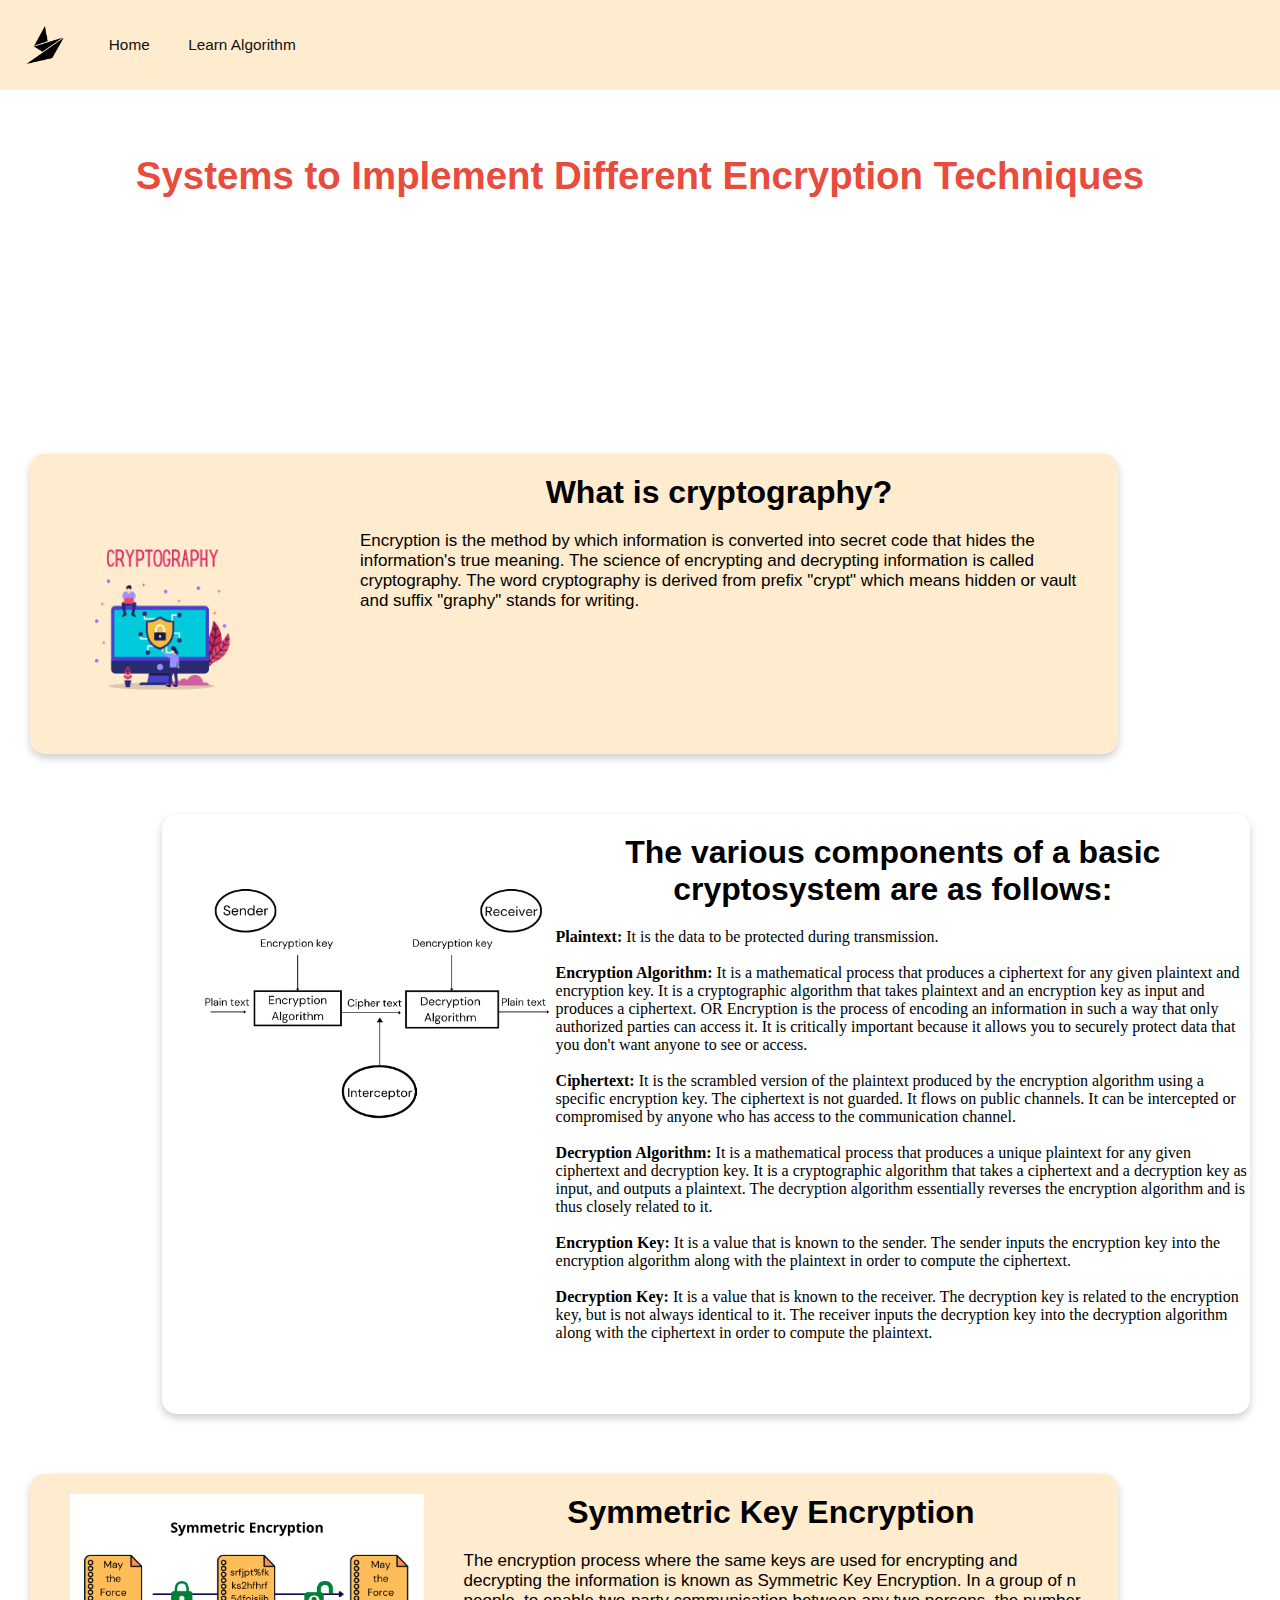
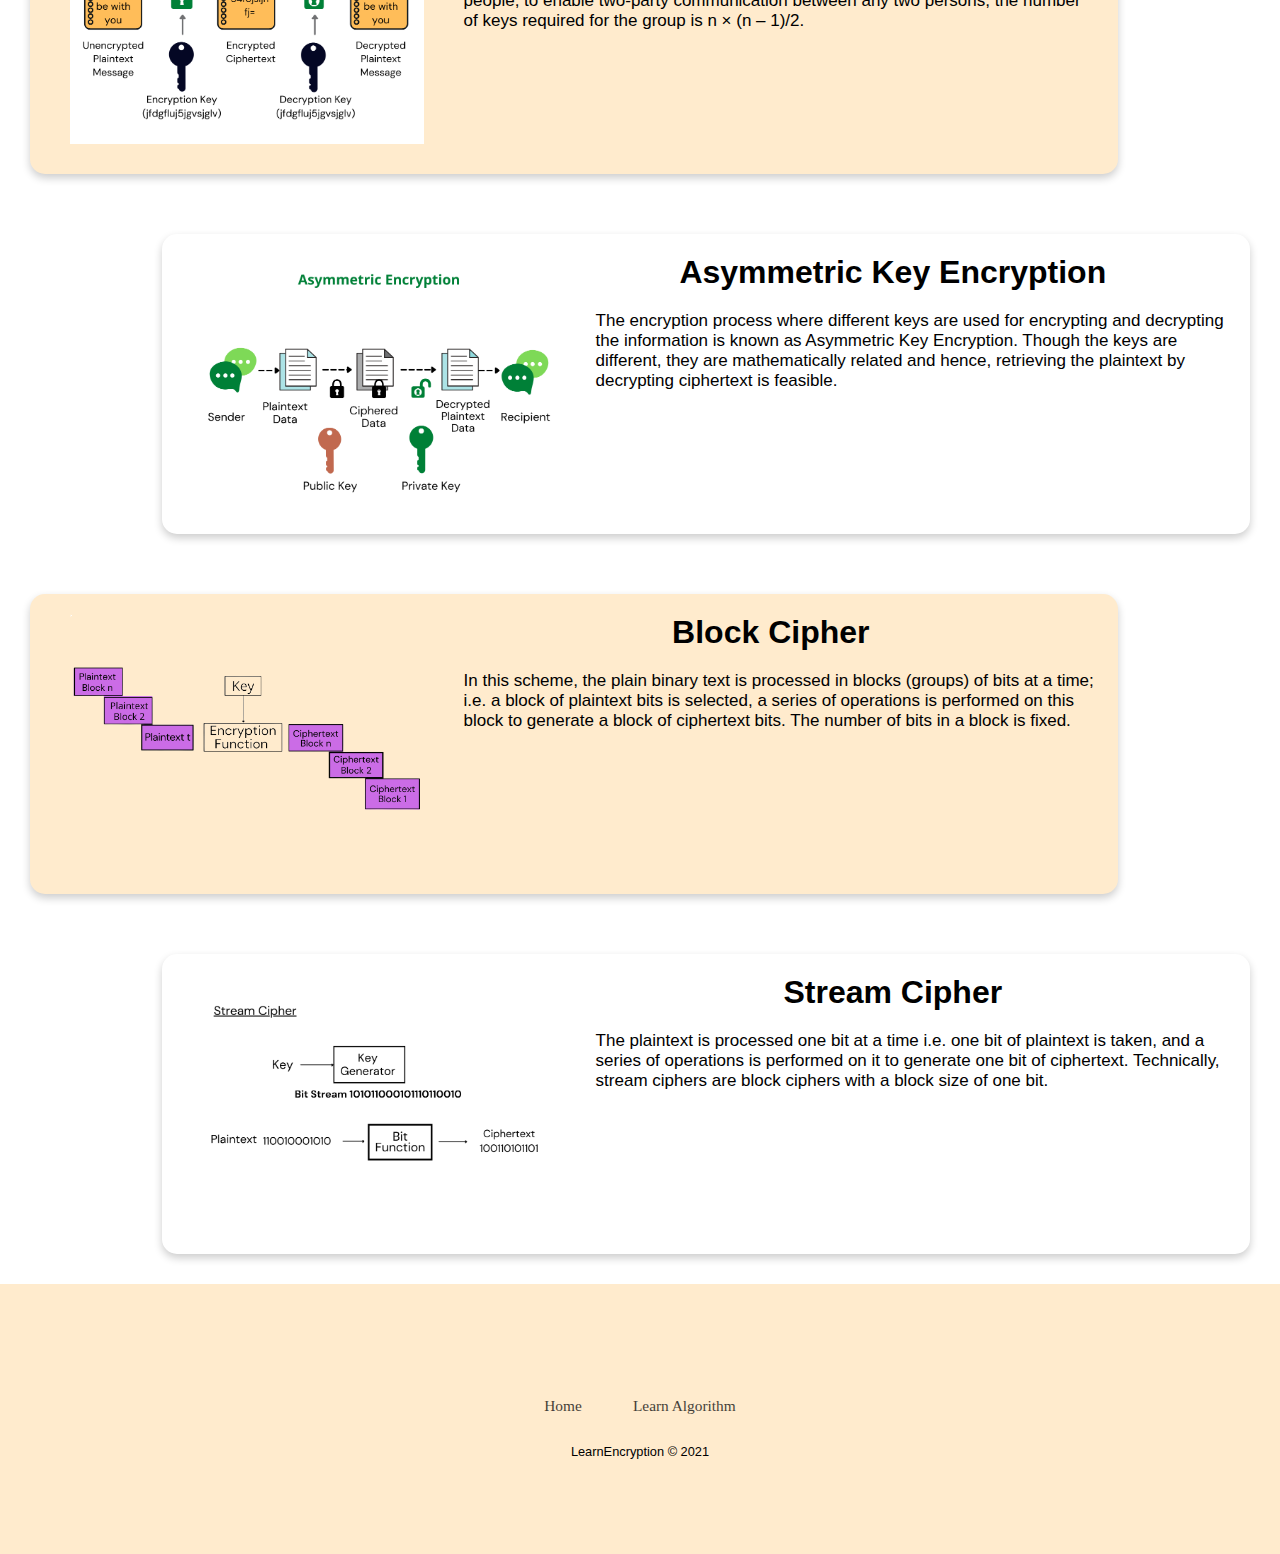
<file: index.html>
<!DOCTYPE html>
<html lang="en">
<head>
    <meta charset="UTF-8">
    <meta http-equiv="X-UA-Compatible" content="IE=edge">
    <meta name="viewport" content="width=device-width, initial-scale=1.0">
    <link rel="stylesheet" href="home.css">
    <title>Learn Encryption</title>
    <link rel="short icon" href="youthedesigner.ico">
    
</head>
<header>
    <nav id="navv" class="navigation h-nav" style="height:10vh">
        <div class="logo nav-logo v-class">
            <img class="logoimg" src="youthedesigner.png" alt="">
        </div>
      <ul class="nav-list v-class">
        <li><a href="home2.html">Home</a></li>
        <li><a href="AES.html">Learn Algorithm</a></li>
        <!--<li><a href="abut.html">About</a></li>
        <li><a href="#">Blog</a></li>-->
      </ul>
      <div class="burger" onclick="menuu()">
        <div class="line"></div>
        <div class="line"></div>
        <div class="line"></div>
      </div>
    </nav>
</header>
<body>
    <div class="conta">
      <div class="head">
        <h2>Systems to Implement Different Encryption Techniques</h2>
    </div>

      <div id="main-container">
        <div class="card-container">
            <div id="image">
            <img class="photo" src="Cryptography.png" alt=""></div>
            <div class="info">
                <h1 id="heading">What is cryptography?</h1>
                <p id="text">Encryption is the method by which information is converted into secret code that hides the information's true meaning. The science of encrypting and decrypting information is called cryptography. The word cryptography is derived from prefix "crypt" which means hidden or vault and suffix "graphy" stands for writing. 
                </p>
            </div>
        </div>
    </div>

    <div class="carda-container">
      <div id="imagea">
          <img class="photoa" src="basics of encryption.jpeg" alt=""></div>
      <div class="info">
          <h1 id="headinga">The various components of a basic cryptosystem are as follows:</h1>
          <p id="texta"> <p><b>Plaintext:</b> It is the data to be protected during transmission.</p><br>
          <p><b>Encryption Algorithm:</b> It is a mathematical process that produces a ciphertext for any given plaintext and encryption key. It is a cryptographic algorithm that takes plaintext and an encryption key as input and produces a ciphertext.
          OR
          Encryption is the process of encoding an information in such a way that only authorized parties can access it. It is critically important because it allows you to securely protect data that you don't want anyone to see or access.</p><br>
          <p><b>Ciphertext:</b>  It is the scrambled version of the plaintext produced by the encryption algorithm using a specific encryption key. The ciphertext is not guarded. It flows on public channels. It can be intercepted or compromised by anyone who has access to the communication channel.</p><br>
          <p><b>Decryption Algorithm:</b>  It is a mathematical process that produces a unique plaintext for any given ciphertext and decryption key. It is a cryptographic algorithm that takes a ciphertext and a decryption key as input, and outputs a plaintext. The decryption algorithm essentially reverses the encryption algorithm and is thus closely related to it.</p><br>
          <p><b>Encryption Key:</b> It is a value that is known to the sender. The sender inputs the encryption key into the encryption algorithm along with the plaintext in order to compute the ciphertext.</p><br>
          <p><b>Decryption Key:</b> It is a value that is known to the receiver. The decryption key is related to the encryption key, but is not always identical to it. The receiver inputs the decryption key into the decryption algorithm along with the ciphertext in order to compute the plaintext.</p><br>
          </p>
      </div>
  </div>
</div>

    <!--<div id="main-container">-->
        <div class="card1-container">
            <div id="first-image">
            <img class="photo1" src="symmetric.png" alt=""></div>
            <div class="info">
                <h1 id="heading1">Symmetric Key Encryption</h1>
                <p id="text1">The encryption process where the same keys are used for encrypting and decrypting the information is known as Symmetric Key Encryption. In a group of n people, to enable two-party communication between any two persons, the number of keys required for the group is n × (n – 1)/2.
                </p>
            </div>
        </div>
    <!--</div>-->
        <div class="card2-container">
            <div id="second-image">
                <img class="photo2" src="asymmetric2.png" alt=""></div>
            <div class="info">
                <h1 id="heading2">Asymmetric Key Encryption</h1>
                <p id="text2">The encryption process where different keys are used for encrypting and decrypting the information is known as Asymmetric Key Encryption. Though the keys are different, they are mathematically related and hence, retrieving the plaintext by decrypting ciphertext is feasible.
                </p>
            </div>
        </div>
    </div>
        <div class="card3-container">
            <div id="third-image">
            <img class="photo3" src="block2.png" alt=""></div>
            <div class="info">
                <h1 id="heading3">Block Cipher</h1>
                <p id="text3">In this scheme, the plain binary text is processed in blocks (groups) of bits at a time; i.e. a block of plaintext bits is selected, a series of operations is performed on this block to generate a block of ciphertext bits. The number of bits in a block is fixed.
                </p>
            </div>
        </div>
    </div>
    <div class="card4-container">
        <div id="fourth-image">
            <img class="photo4" src="stream.png" alt=""></div>
        <div class="info">
            <h1 id="heading4">Stream Cipher</h1>
            <p id="text4">The plaintext is processed one bit at a time i.e. one bit of plaintext is taken, and a series of operations is performed on it to generate one bit of ciphertext. Technically, stream ciphers are block ciphers with a block size of one bit.
            </p>
        </div>
    </div>
</div>
  <footer class="foot">
    <ul>
        <li><a href="home2.html">Home</a></li>
        <li><a href="AES.html">Learn Algorithm</a></li>
      <!-- <li><a href="#">About</a></li>
        <li><a href="#">Blog</a></li>-->
    </ul>
    <!-- <div class="lin">
      <ul>
        <li><a href="#">LearnEncryption.com</a></li>
      </ul>
    </div> -->
    <p class="footend">LearnEncryption &copy; 2021 </p>
  </footer> 
  <script src="home.js"></script> 
</body>
</html>
</file>
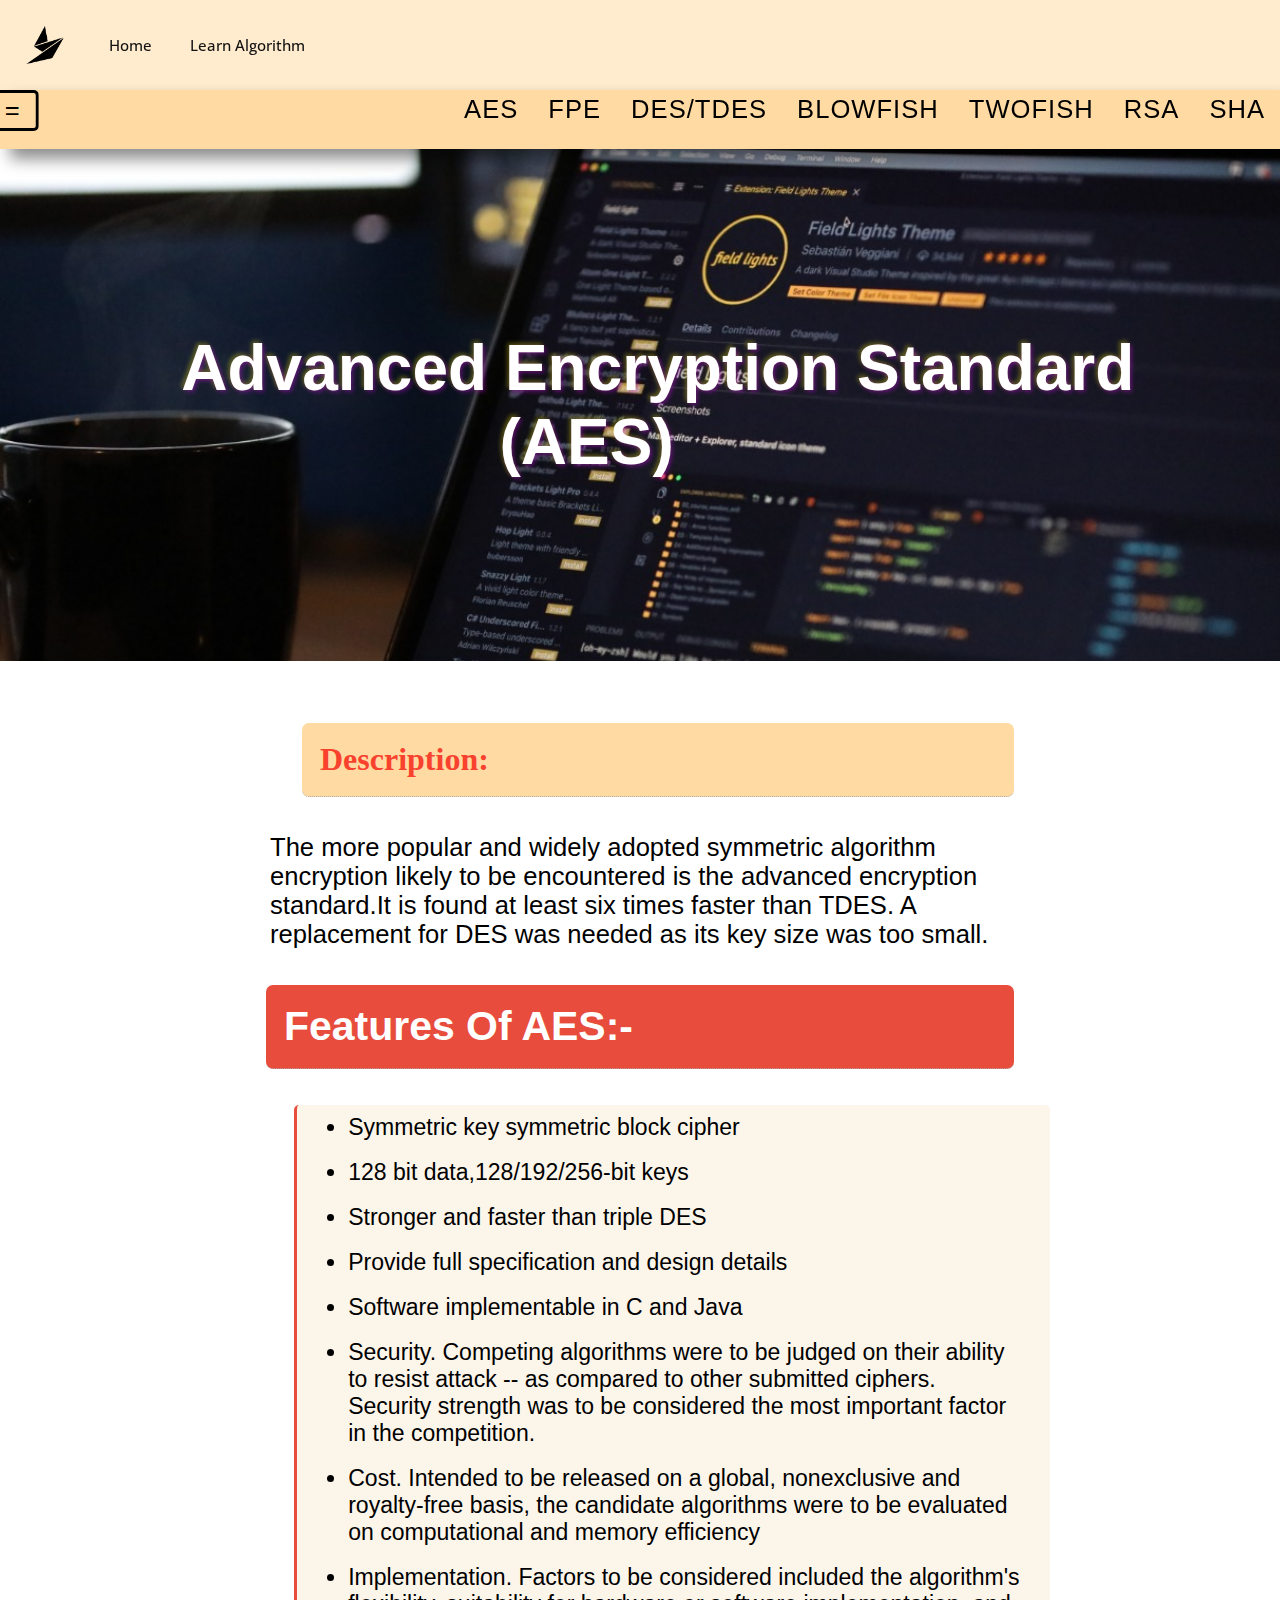
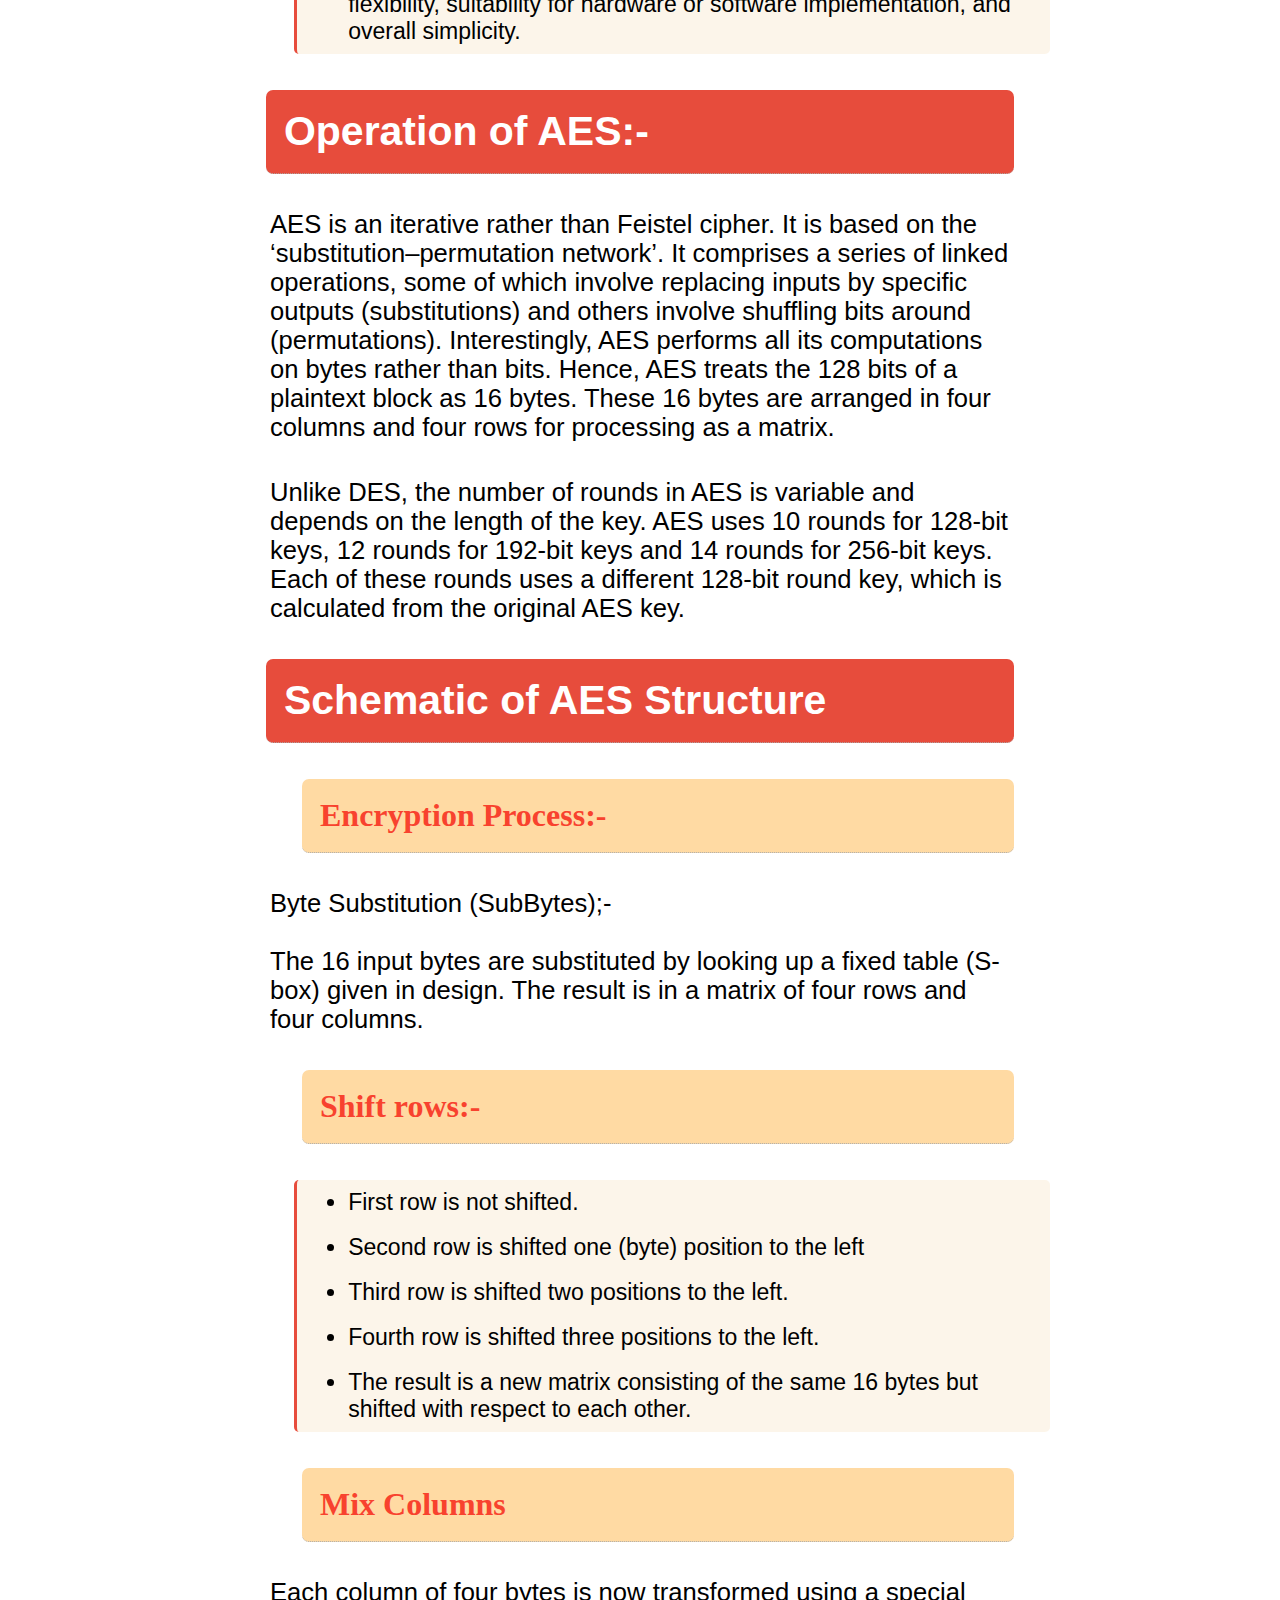
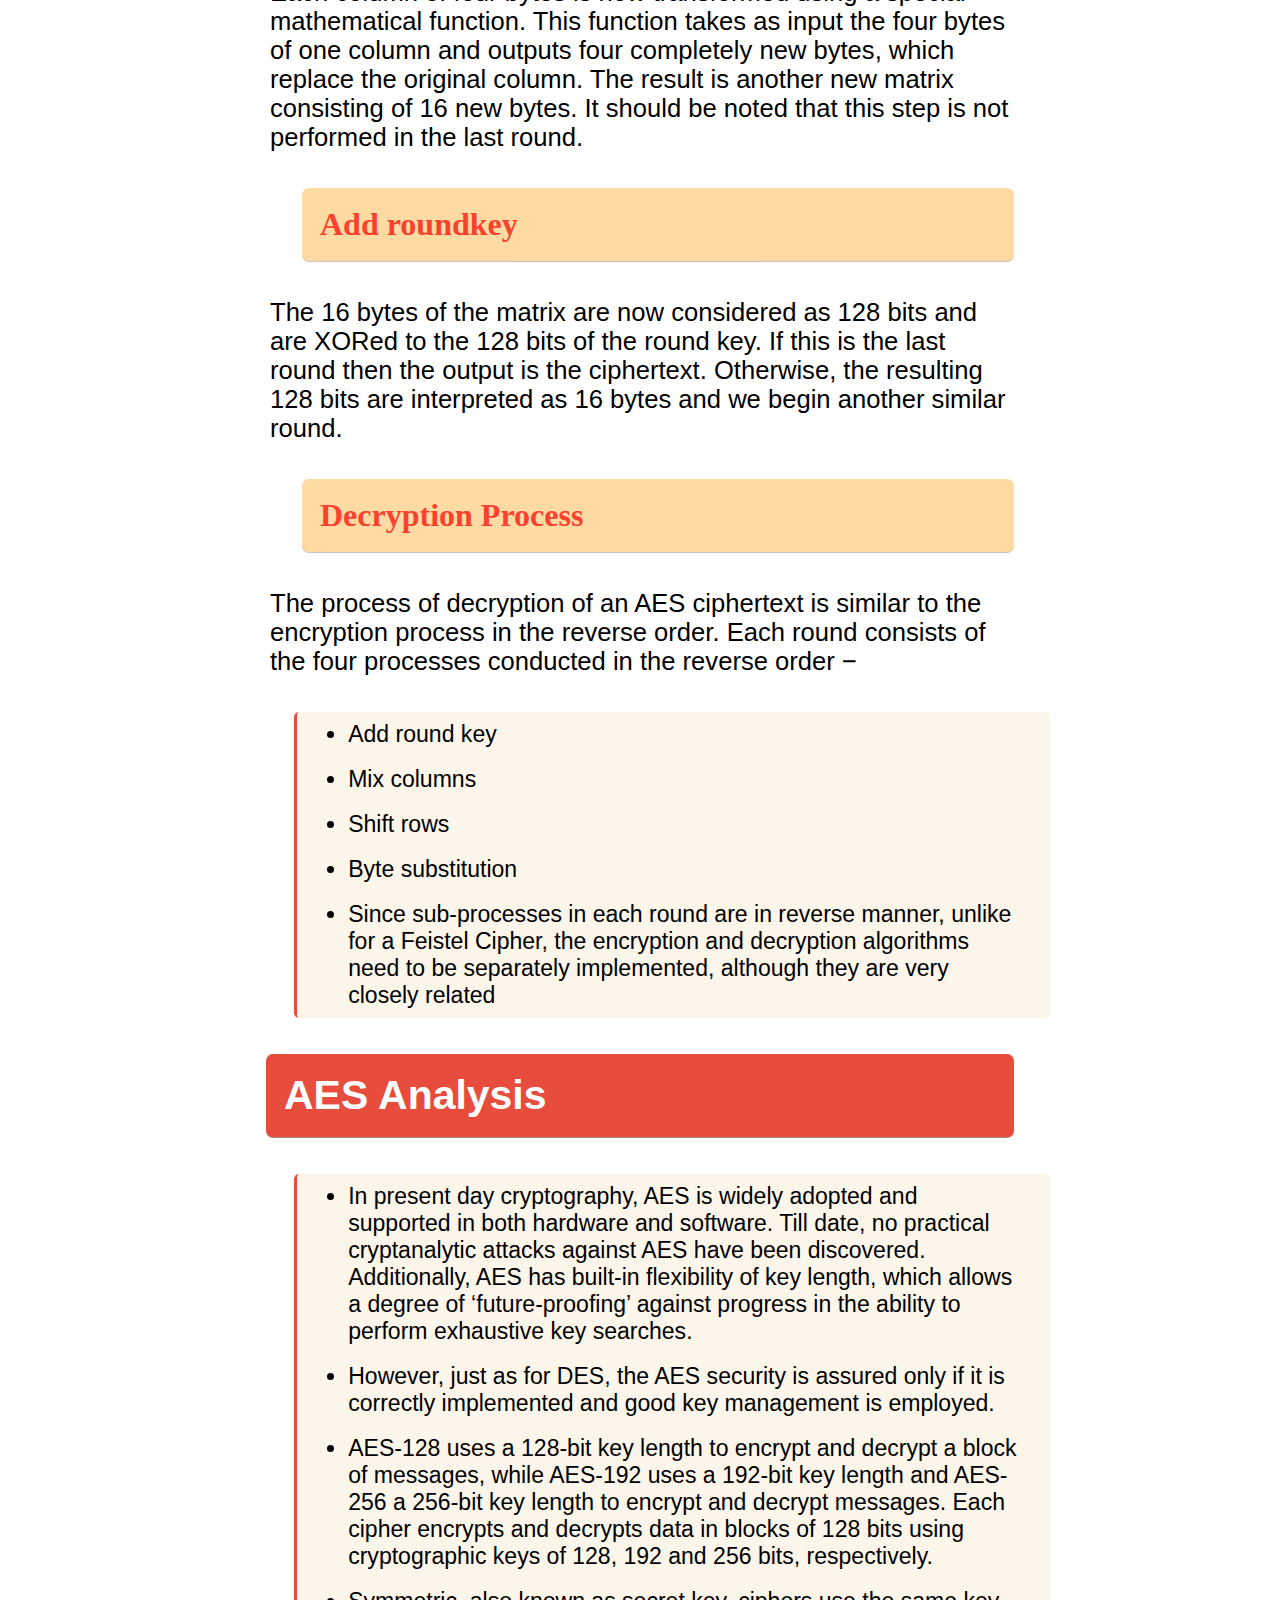
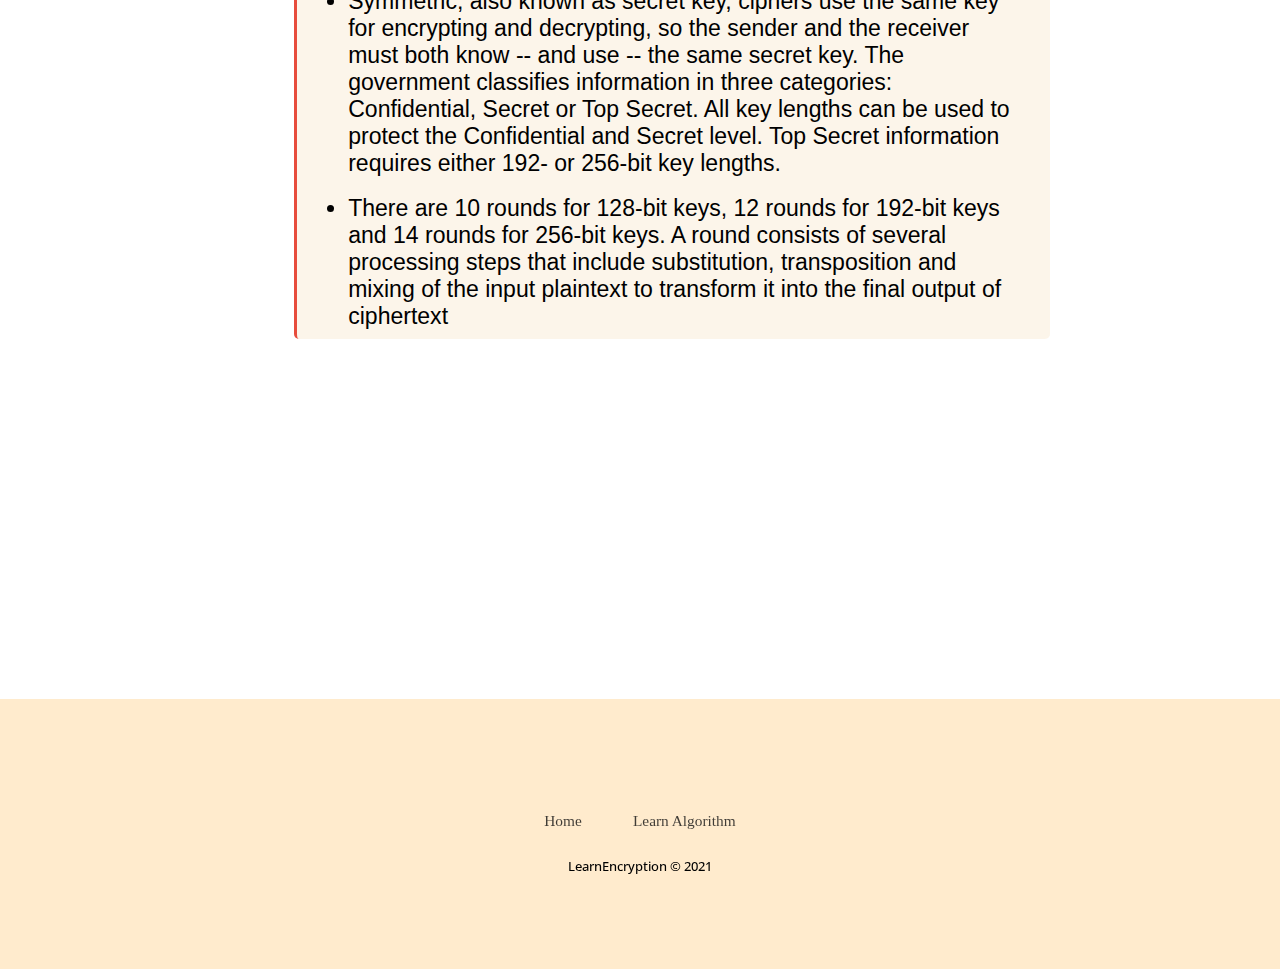
<file: AES.html>
<!DOCTYPE html>
<html lang="en">

<head>
    <meta charset="UTF-8">
    <meta http-equiv="X-UA-Compatible" content="IE=edge">
    <meta name="viewport" content="width=device-width, initial-scale=1.0">
    <meta name="description"
        content="types of encryption algorithms. Tagged with encryption, algorithms, programming, career.">
    <meta name="keywords"
        content=" AES, encryption, algorithms, programming, career, software, coding, development, engineering, inclusive, community">
    <meta property="og:type" content="article" />
    <meta property="og:title" content="Types of Algorithms" />
    <title>Learn Encryption</title>
    <link rel="short icon" href="youthedesigner.ico">
    <link rel="stylesheet" href="InternTempCSSv2.css">
    <link rel="stylesheet" href="responsive1.css">
    <link rel="stylesheet" href="home.css">

    <script>
        function openNav() {
            // document.getElementById("sidenav").style.display = 'flex';
            document.getElementById("dsply").style.width = "71vw";
            document.getElementById("imga").style.width = "79vw";
            document.getElementById("sidenav").style.width = '19vw';
        }
        function closeNav() {
            // document.getElementById("sidenav").style.display = 'none';
            document.getElementById("sidenav").style.width = '0';
            document.getElementById("dsply").style.width = "91vw";
            document.getElementById("imga").style.width = "98vw";
        }
        function navButn()
        {
            if(document.getElementById("dsply").style.width ==="71vw")
            {
                console.log("if");
                closeNav();
                document.getElementById("navbutton").innerHTML = "&equals;";
            }
            else if(document.getElementById("dsply").style.width === "91vw")
            {
                console.log("else if");
                openNav();
                document.getElementById("navbutton").innerHTML = "&times;";
            }
            else{
            console.log("error")
            openNav();
            document.getElementById("navbutton").innerHTML = "&times";
            }
        }
    </script>
</head>

<body>
    <header>
  <!-- colleagues top navbar -->
        <nav id="navv" class="navigation h-nav" style="height:10vh">
            <div class="logo nav-logo v-class">
                <img class="logoimg" src="youthedesigner.png" alt="">
            </div>
          <ul class="nav-list v-class">
            <li><a href="home2.html">Home</a></li>
            <li><a href="AES.html">Learn Algorithm</a></li>
        <!--   <li><a href="about">About</a></li>
            <li><a href="#">Blog</a></li>-->
          </ul>
          <div class="burger" onclick="menuu()">
            <div class="line"></div>
            <div class="line"></div>
            <div class="line"></div>
          </div>
        </nav>
  <!-- my placeholder top navbar -->

        <!-- <div class="navbar">
            <ul>
                <li>ICON</li>
                <li>HOME</li>
                <li>ABOUT</li>
                <li>CONTACT</li>
            </ul>
        </div> -->
        <!-- second nav bar starts -->
        <div class="nav">
            <div class="drop">
                <!-- dropdown menu for mobile site -->
                <li id="btn" class="dropbtn">ENCYRPTION TECHNIQUES <i class="arrow"></i>
                    <div class="dropcontent">
                        <a href="AES.html">AES</a>
                        <a href="FPE.html">FPE</a>
                        <a href="DesTdes.html">DES/TDES</a>
                        <a href="Blowfish.html">BLOWFISH</a>
                        <a href="Twofish.html">TWOFISH</a>
                        <a href="RSA.html">RSA</a>
                        <a href="sha.html">SHA</a>
                    </div>
                </li>
                <!-- dropdown ends -->
            </div>
            <ul style=" list-style-type: none;">
                <li id="navbutton" onclick="navButn()">&equals;</li>
                <a href="AES.html"><li>AES</li></a>
                <a href="FPE.html"><li>FPE</li></a>
                <a href="DesTdes.html"><li>DES/TDES</li></a>
                <a href="Blowfish.html"><li>BLOWFISH</li></a>
                <a href="Twofish.html"><li>TWOFISH</li></a>
                <a href="RSA.html"><li>RSA</li></a>
                <a href="sha.html"><li>SHA</li></a>
            </ul>
        </div>
    </header>

    <div>
        <div class="container">
            <!-- side navigator -->
            <div class="navtab" id="sidenav">
                <div class="head">
                    <h2 id="closenav" onclick="closeNav()">A E S</h2>
                </div>
                <ul style=" list-style-type: none; padding-top: 2vh;">
                    <li><a href="#1">Features Of AES</a></li>
                    <li><a href="#2">Operation of AES</a></li>
                    <li><a href="#3">Schematic of AES Structure</a></li>
                    <li><a href="#4">Encryption Process</a></li>
                    <li><a href="#5">Shift rows</a></li>
                    <li><a href="#6">Mix Columns</a></li>
                    <li><a href="#7">Add round key</a></li>
                    <li><a href="#8">Decryption Process</a></li>
                    <li><a href="#9">AES Analysis</a></li>
                    <li><a href="#top">BACK TO TOP</a></li>
                </ul>

            </div>
            <!-- side navigator ends -->
            <!-- main content starts -->
            <div class="area">
                <div class="heading" id="imga">
                    <h1>&nbsp;&nbsp;Advanced Encryption Standard (AES)&nbsp;&nbsp;&nbsp;&nbsp;&nbsp;&nbsp;</h1>
                </div>
                <div class="content" id="dsply">
                    <h3 id="1">Description:</h3>
                    <p>The more popular and widely adopted symmetric algorithm encryption likely to be encountered is
                        the advanced encryption standard.It is found at least six times faster than TDES. A replacement
                        for DES was needed as its key size was too small.</p>
                    <h2>Features Of AES:-</h2>
                    <ul class="ConList">
                        <li>Symmetric key symmetric block cipher</li>
                        <li>128 bit data,128/192/256-bit keys</li>
                        <li>Stronger and faster than triple DES</li>
                        <li>Provide full specification and design details</li>
                        <li>Software implementable in C and Java</li>
                        <li>Security. Competing algorithms were to be judged on their ability to resist attack -- as
                            compared to other submitted ciphers. Security strength was to be considered the most
                            important factor in the competition.</li>
                        <li id="2">Cost. Intended to be released on a global, nonexclusive and royalty-free basis, the
                            candidate algorithms were to be evaluated on computational and memory efficiency</li>
                        <li>Implementation. Factors to be considered included the algorithm's flexibility, suitability
                            for hardware or software implementation, and overall simplicity.</li>
                    </ul>
                    <h2>Operation of AES:-</h2>
                    <p>AES is an iterative rather than Feistel cipher. It is based on the ‘substitution–permutation
                        network’. It comprises a series of linked operations,

                        some of which involve replacing inputs by specific outputs (substitutions) and others involve
                        shuffling bits around (permutations).
                        Interestingly, AES performs all its computations on bytes rather than bits. Hence, AES treats
                        the 128 bits of a plaintext block as 16 bytes. These 16 bytes are arranged in four columns and
                        four rows for processing as a matrix.</p>
                    <p id="3"></p>
                    <p>
                        Unlike DES, the number of rounds in AES is variable and depends on the length of the key. AES
                        uses 10 rounds for 128-bit keys, 12 rounds for 192-bit keys and 14 rounds for 256-bit keys. Each
                        of these rounds uses a different 128-bit round key, which is calculated from the original AES
                        key.</p>

                    <h2 id="4">Schematic of AES Structure</h2>
                    <h3>Encryption Process:-</h3>
                    <p id="5"> Byte Substitution (SubBytes);-<br><br>
                        The 16 input bytes are substituted by looking up a fixed table (S-box) given in design. The
                        result is in a matrix of four rows and four columns.
                    </p>
                    <h3>Shift rows:-</h3>
                    <ul class="ConList">
                        <li>First row is not shifted.
                        </li>
                        <li>Second row is shifted one (byte) position to the left</li>
                        <li>Third row is shifted two positions to the left.</li>
                        <li id="6">Fourth row is shifted three positions to the left.</li>
                        <li>The result is a new matrix consisting of the same 16 bytes but shifted with respect to each
                            other.</li>
                    </ul>
                    <h3>Mix Columns</h3>
                    <p id="7">Each column of four bytes is now transformed using a special mathematical function. This
                        function takes as input the four bytes of one column and outputs four completely new bytes,
                        which replace the original column. The result is another new matrix consisting of 16 new bytes.
                        It should be noted that this step is not performed in the last round.</p>
                    <h3>Add roundkey</h3>
                    <p id="8">The 16 bytes of the matrix are now considered as 128 bits and are XORed to the 128 bits of
                        the round key. If this is the last round then the output is the ciphertext. Otherwise, the
                        resulting 128 bits are interpreted as 16 bytes and we begin another similar round.</p>
                    <h3>Decryption Process</h3>
                    <p>The process of decryption of an AES ciphertext is similar to the encryption process in the
                        reverse order. Each round consists of the four processes conducted in the reverse order −</p>
                    <ul class="ConList">
                        <li>Add round key</li>
                        <li>Mix columns</li>
                        <li>Shift rows</li>
                        <li>Byte substitution</li>
                        <li id="9">Since sub-processes in each round are in reverse manner, unlike for a Feistel Cipher,
                            the encryption and decryption algorithms need to be separately implemented, although they
                            are very closely related</li>
                    </ul>
                    <h2>AES Analysis</h2>
                    <ul class="ConList">
                        <li>In present day cryptography, AES is widely adopted and supported in both hardware and
                            software. Till date, no practical cryptanalytic attacks against AES have been discovered.
                            Additionally, AES has built-in flexibility of key length, which allows a degree of
                            ‘future-proofing’ against progress in the ability to perform exhaustive key searches.</li>
                        <li>However, just as for DES, the AES security is assured only if it is correctly implemented
                            and good key management is employed.</li>
                        <li>AES-128 uses a 128-bit key length to encrypt and decrypt a block of messages, while AES-192
                            uses a 192-bit key length and AES-256 a 256-bit key length to encrypt and decrypt messages.
                            Each cipher encrypts and decrypts data in blocks of 128 bits using cryptographic keys of
                            128, 192 and 256 bits, respectively.</li>
                        <li>Symmetric, also known as secret key, ciphers use the same key for encrypting and decrypting,
                            so the sender and the receiver must both know -- and use -- the same secret key. The
                            government classifies information in three categories: Confidential, Secret or Top Secret.
                            All key lengths can be used to protect the Confidential and Secret level. Top Secret
                            information requires either 192- or 256-bit key lengths.</li>
                        <li>There are 10 rounds for 128-bit keys, 12 rounds for 192-bit keys and 14 rounds for 256-bit
                            keys. A round consists of several processing steps that include substitution, transposition
                            and mixing of the input plaintext to transform it into the final output of ciphertext</li>
                    </ul>
                </div>
            </div>
            <!-- main content ends -->
        </div>
    </div>
    <footer class="foot">
        <ul>
            <li><a href="home2.html">Home</a></li>
            <li><a href="AES.html">Learn Algorithm</a></li>
           <!---<li><a href="#">About</a></li>
            <li><a href="#">Blog</a></li>--> 
        </ul>
        <p class="footend">LearnEncryption &copy; 2021 </p>
      </footer> 
      <script src="home.js"></script>
</body>
</html>
</file>
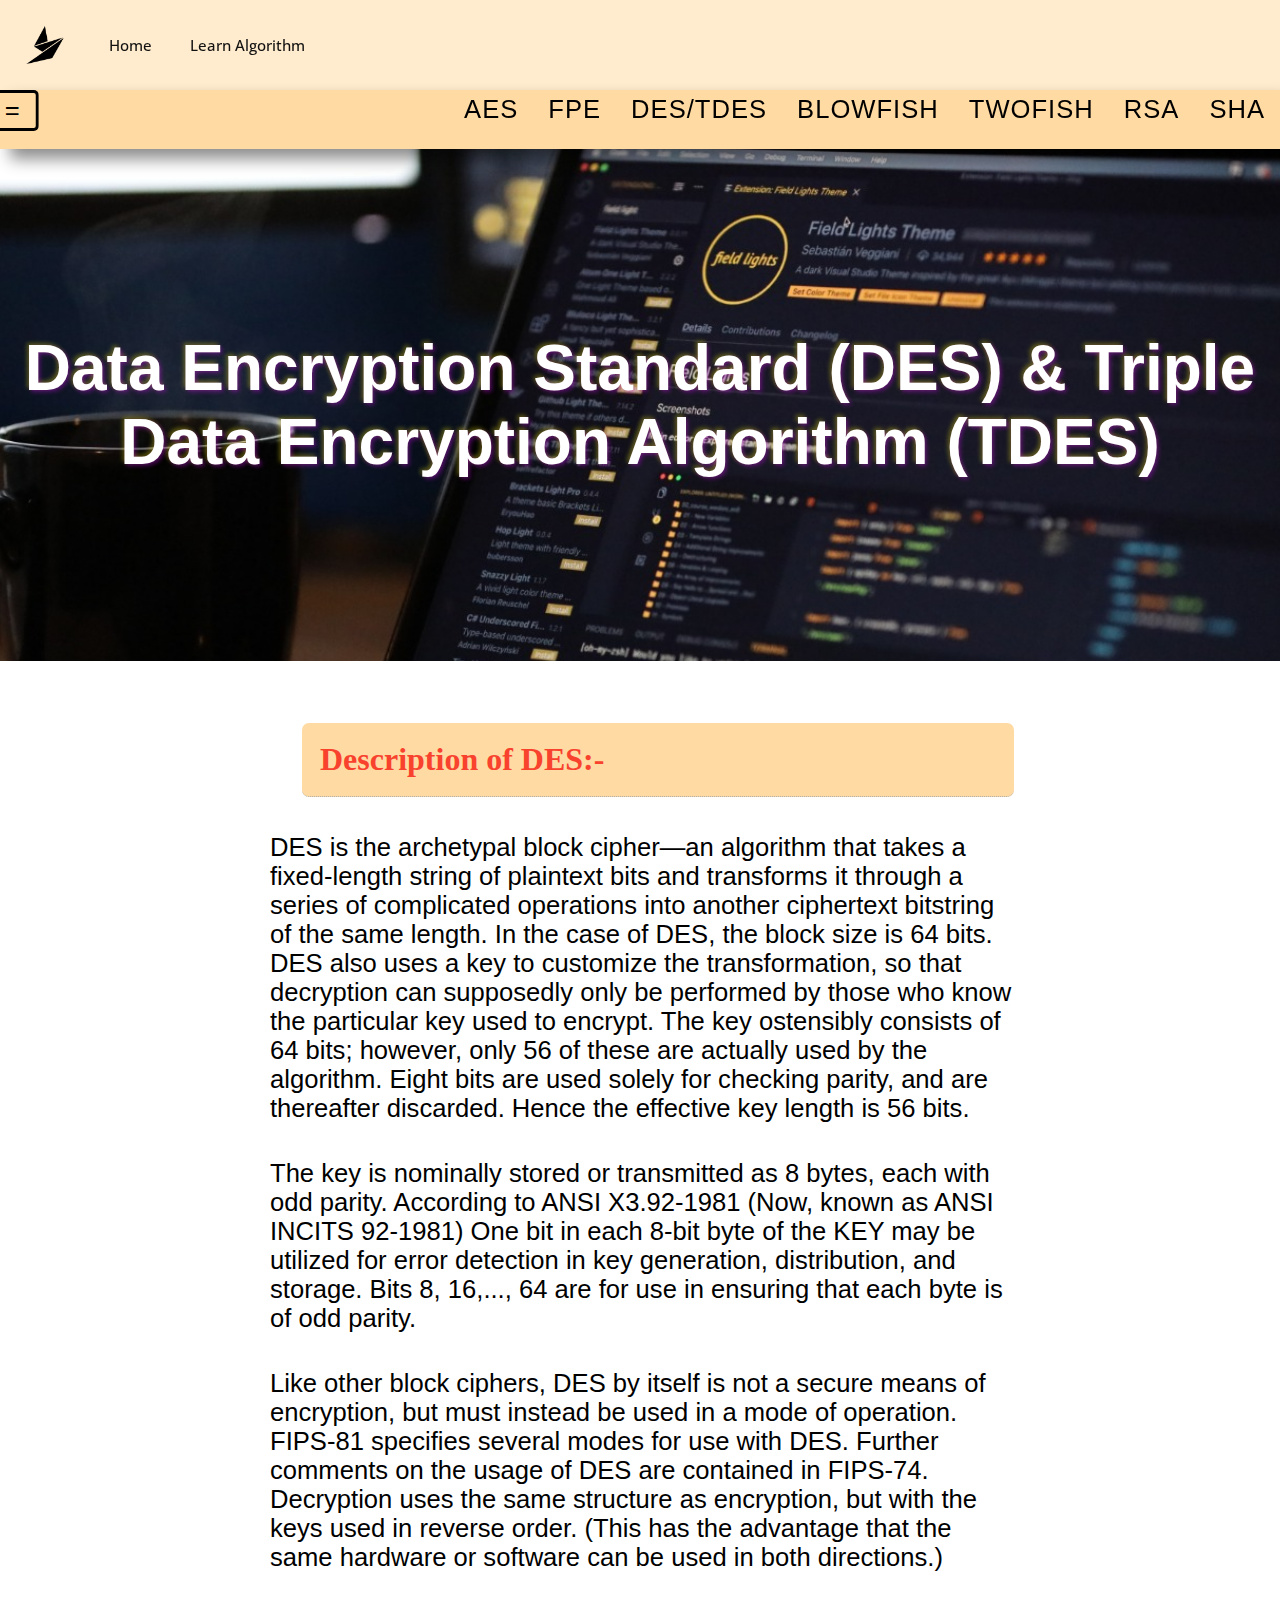
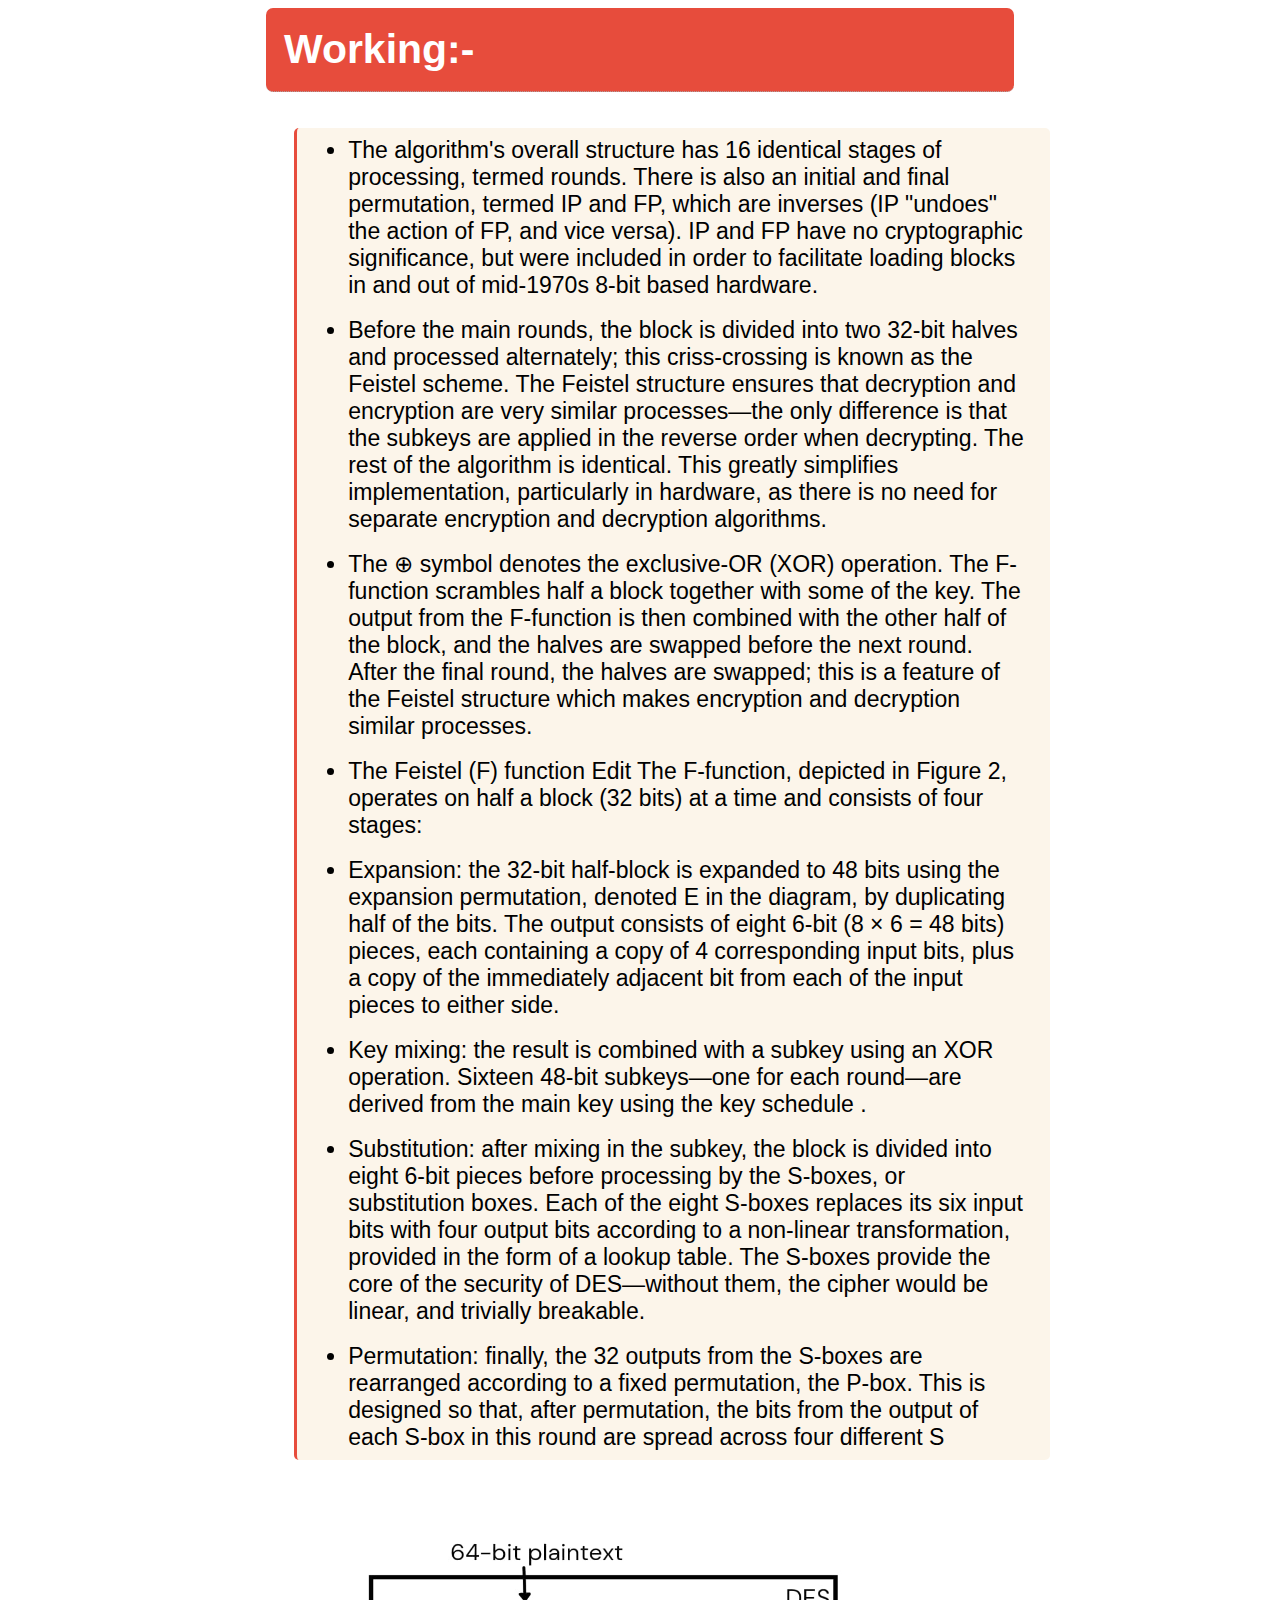
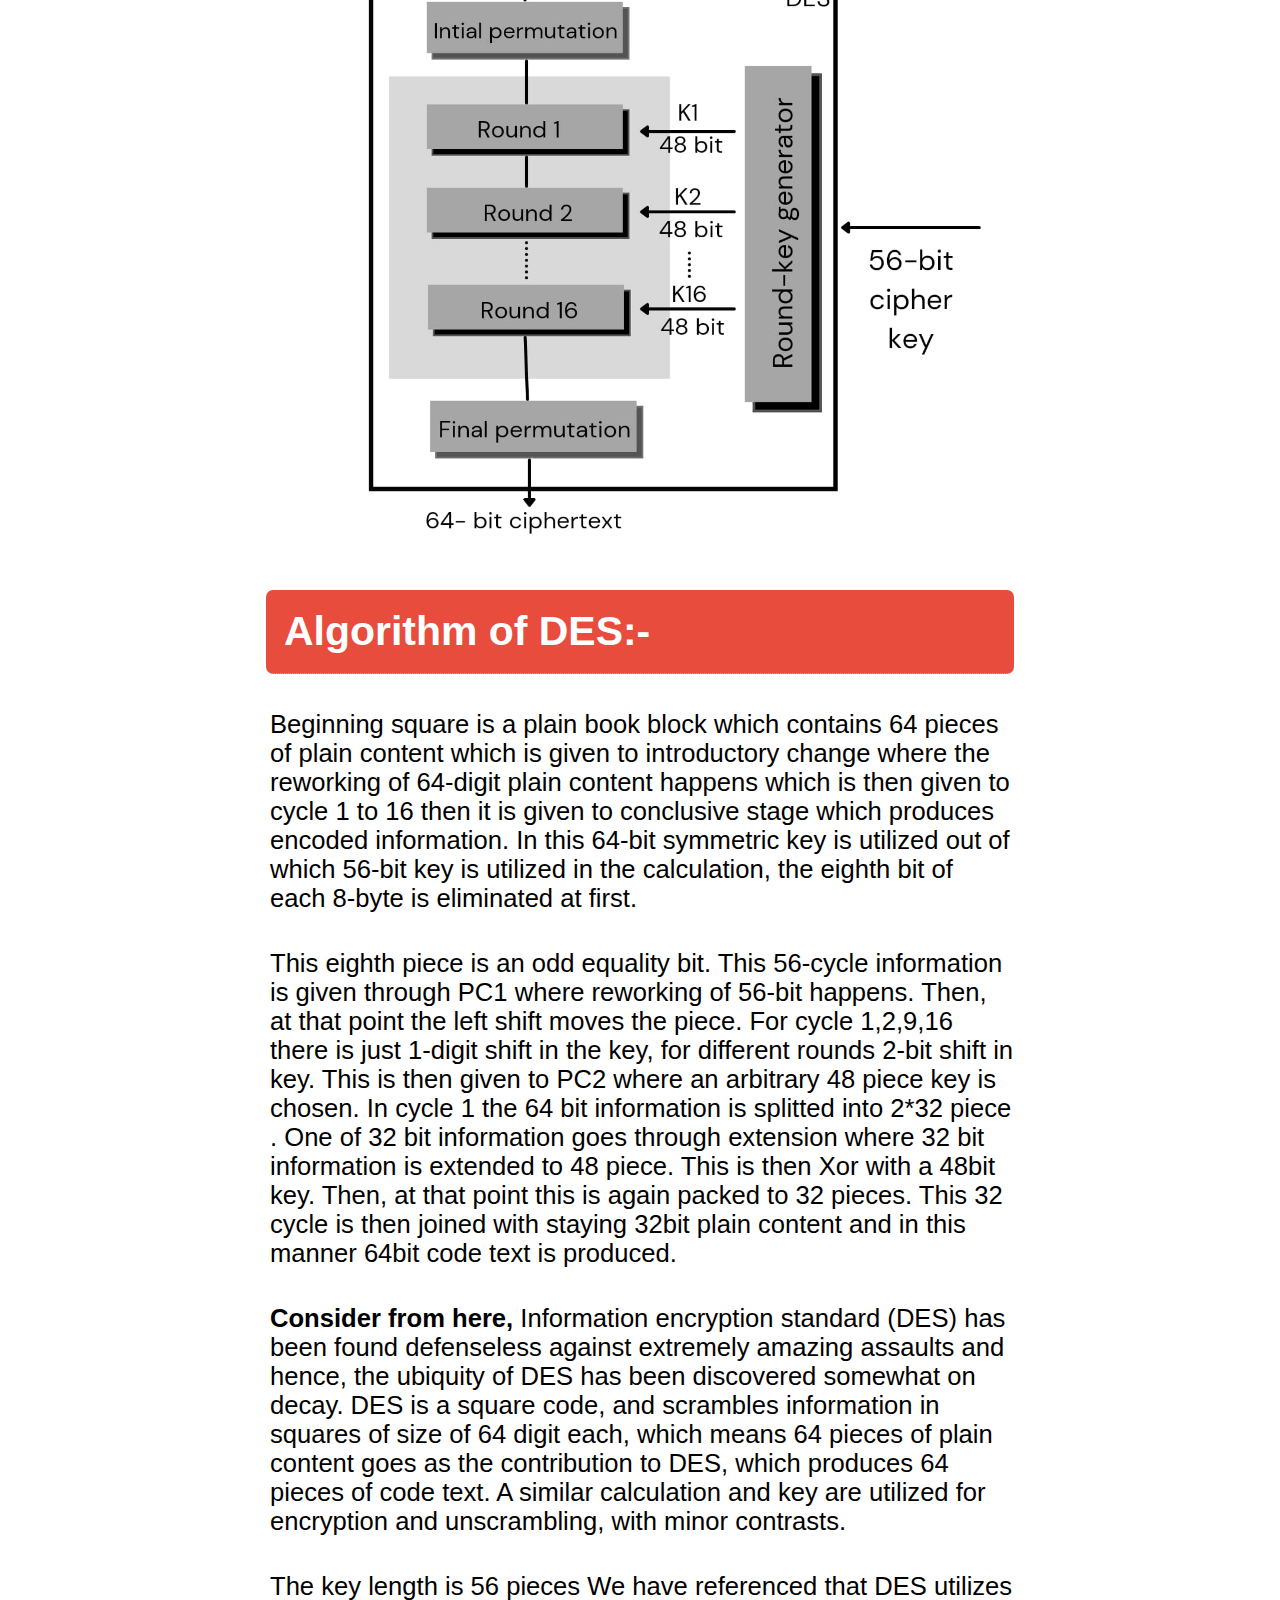
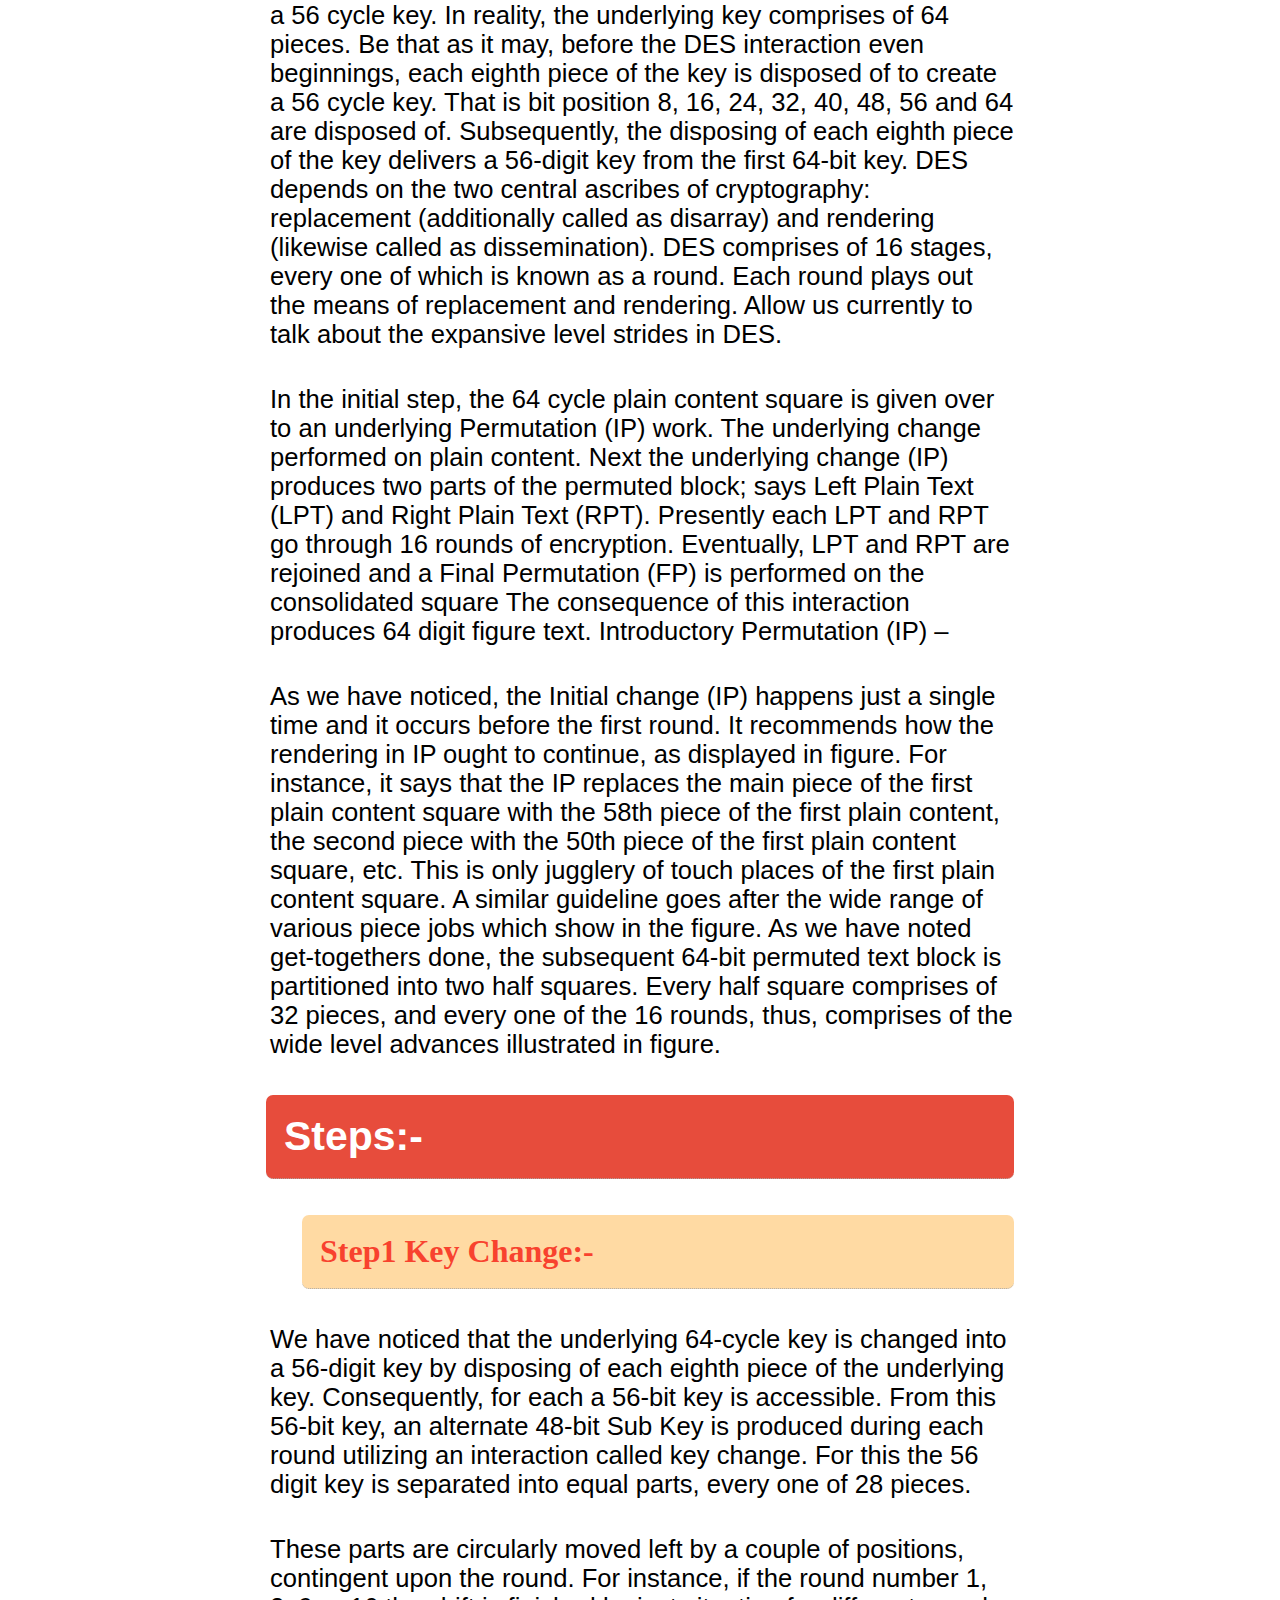
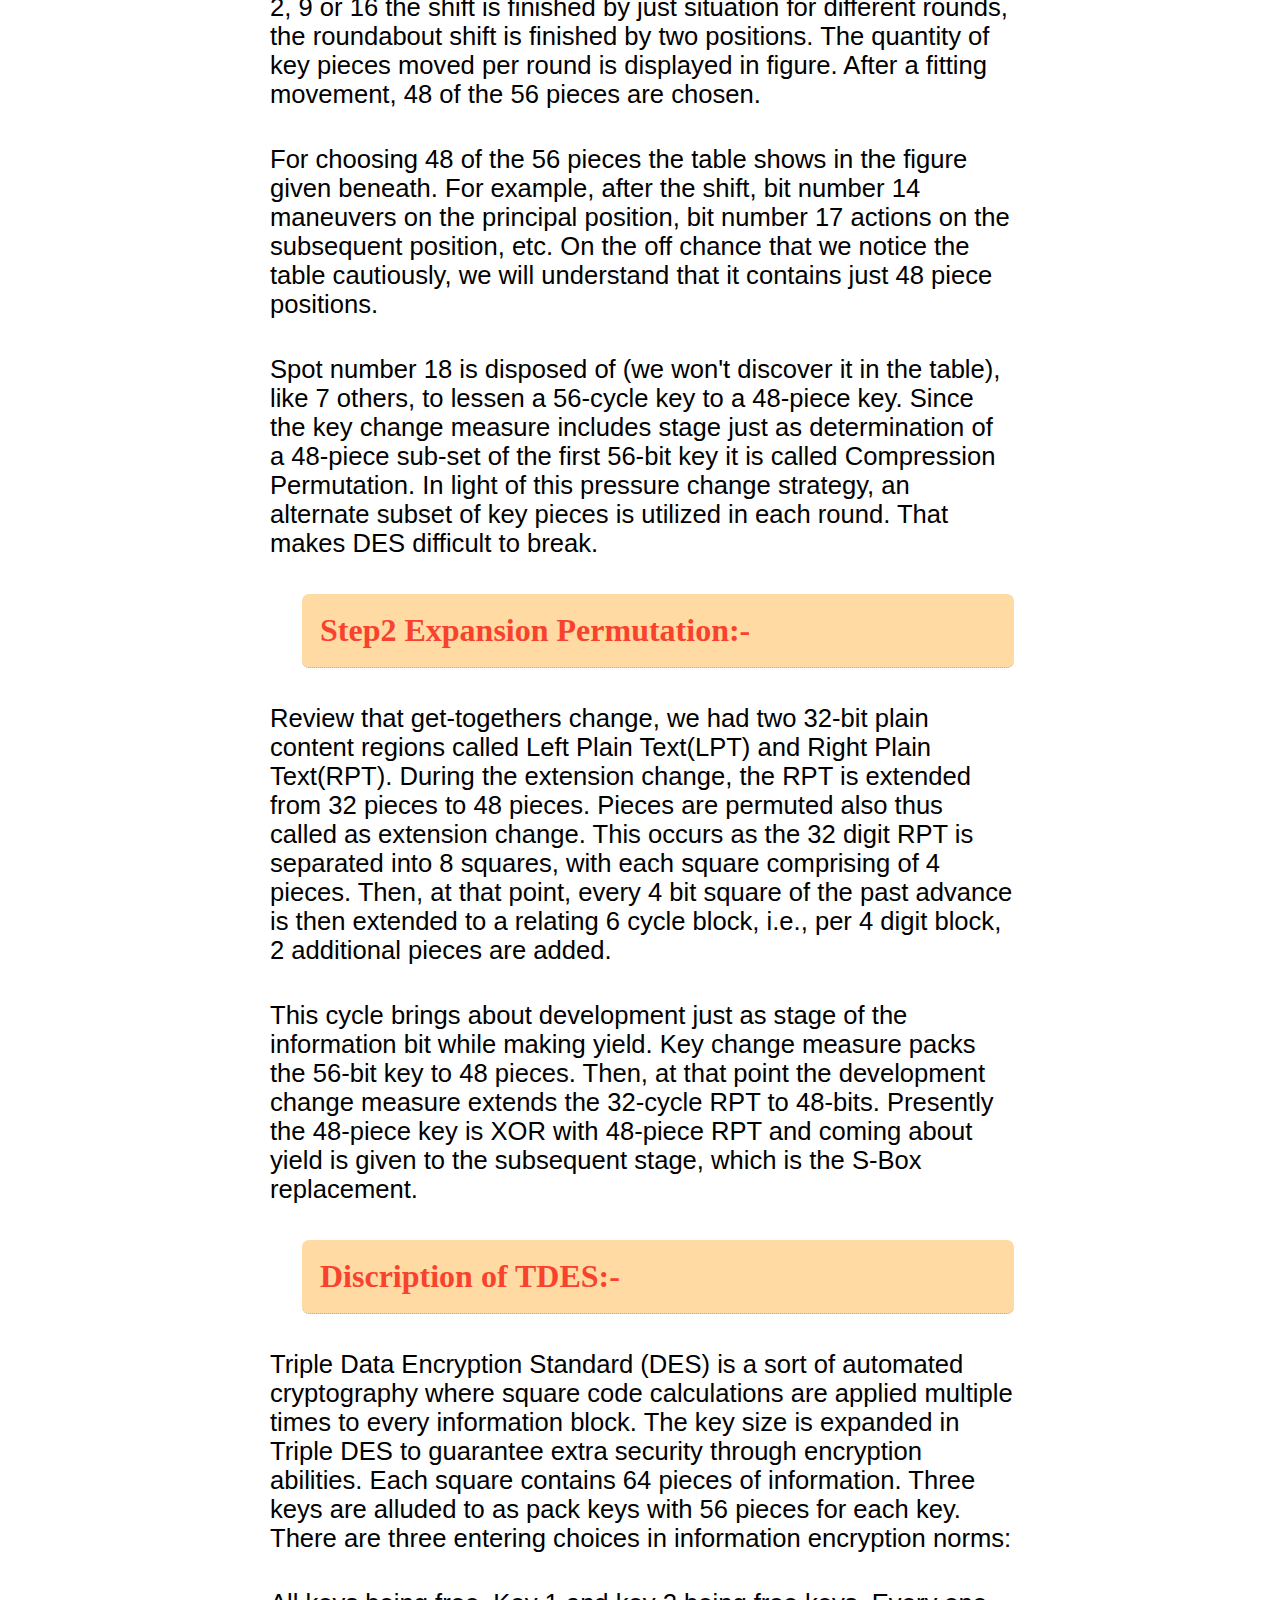
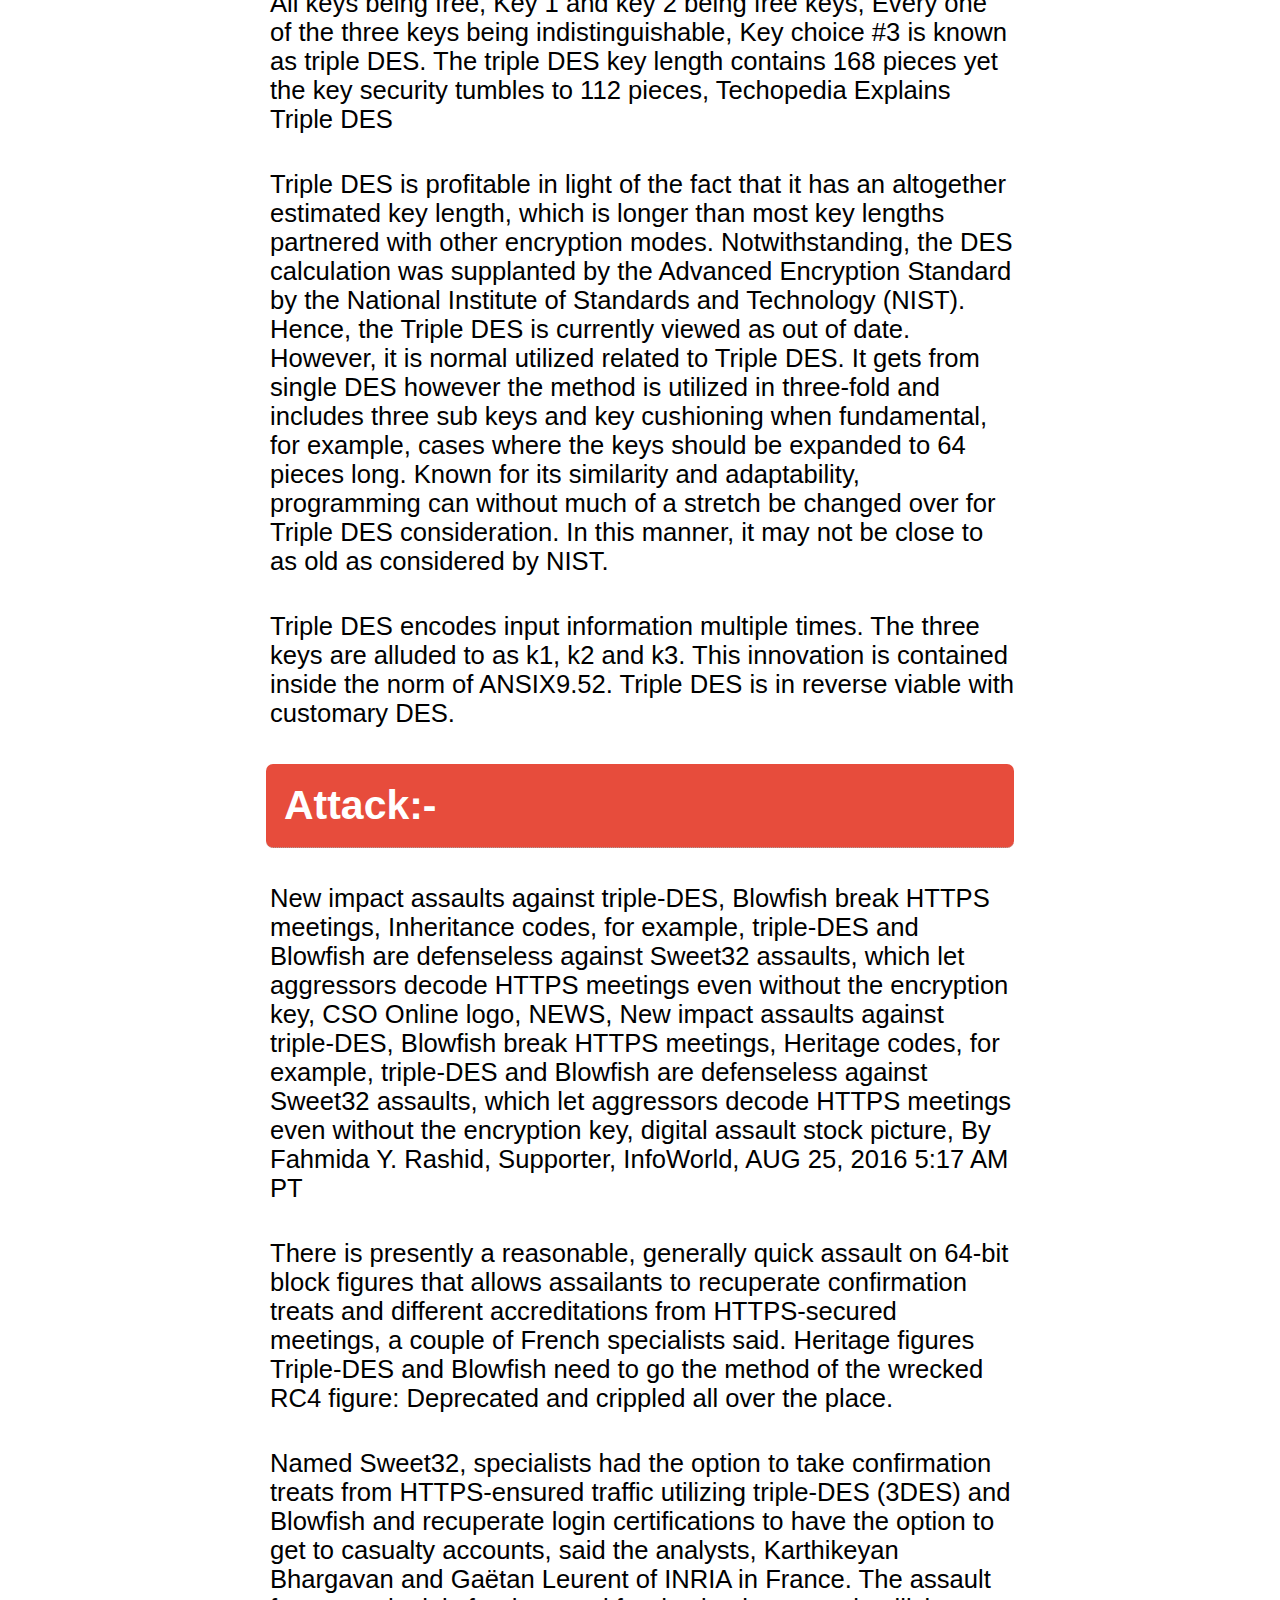
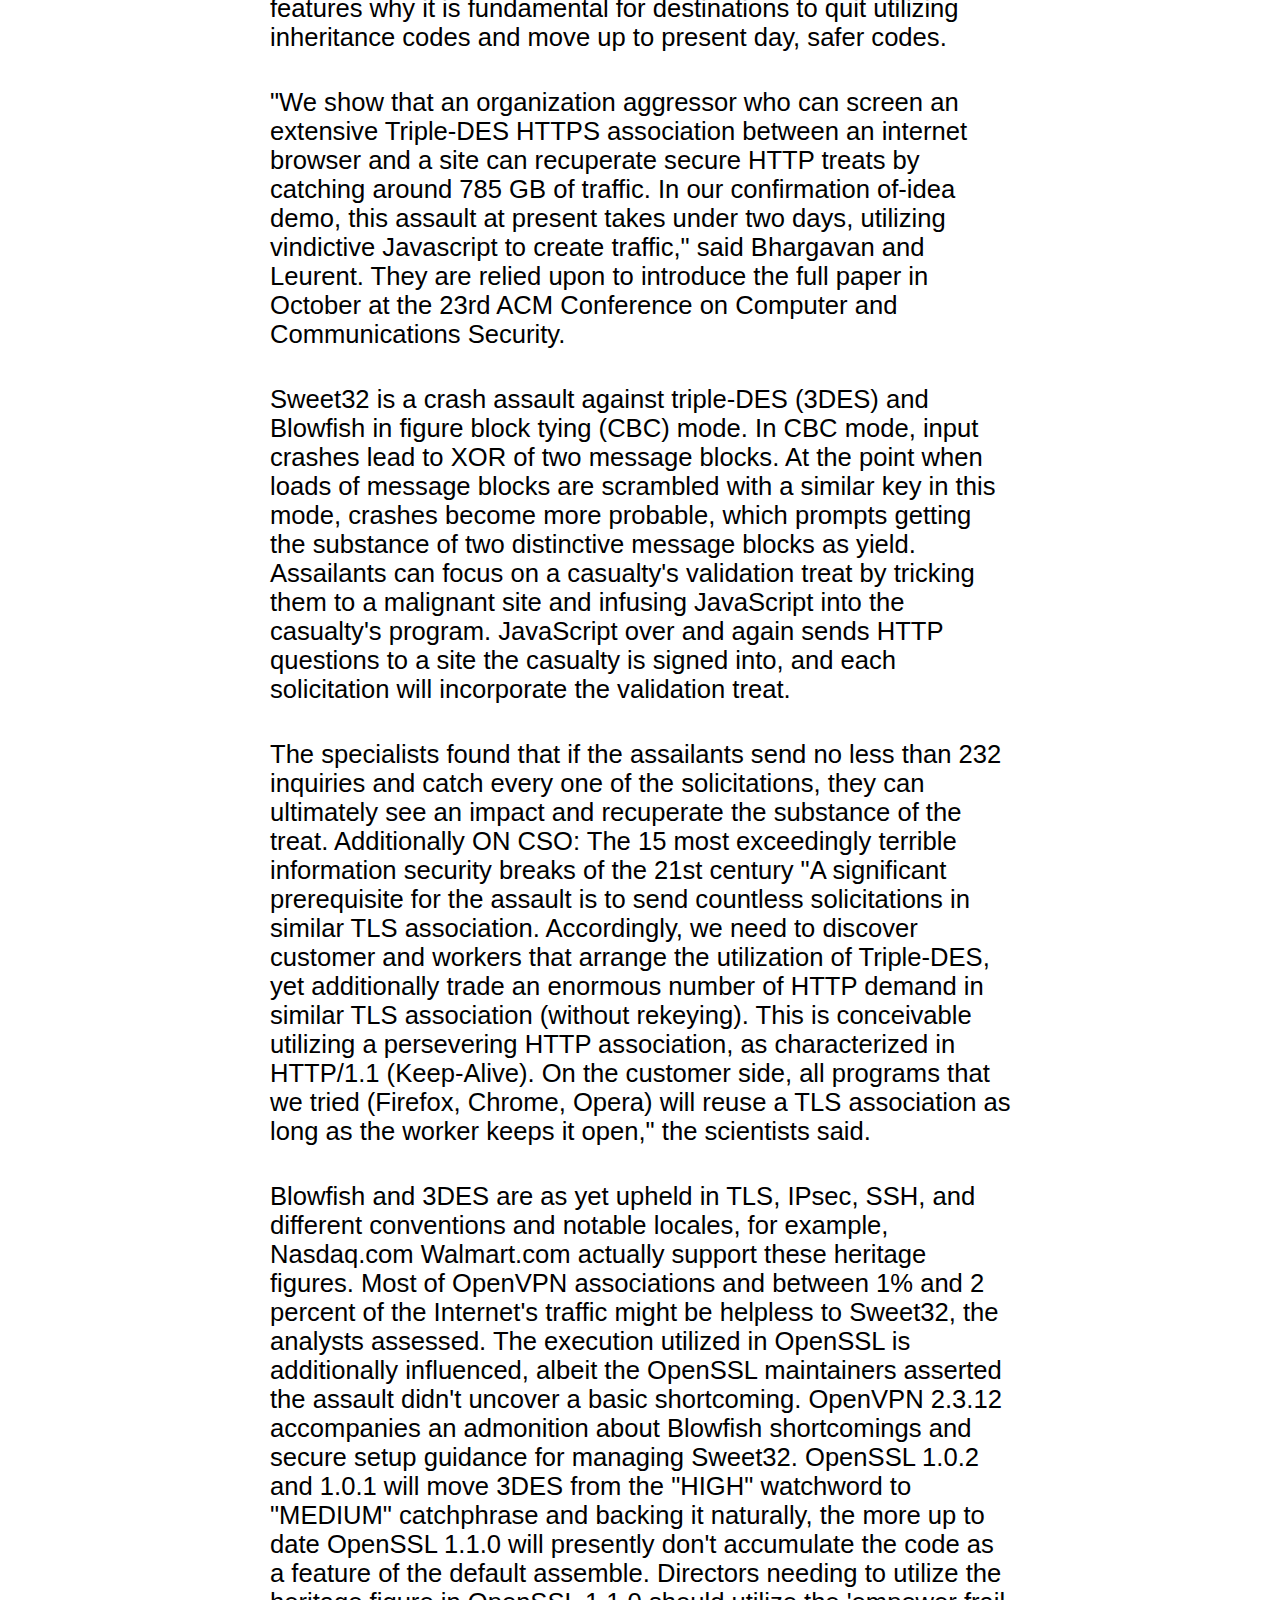
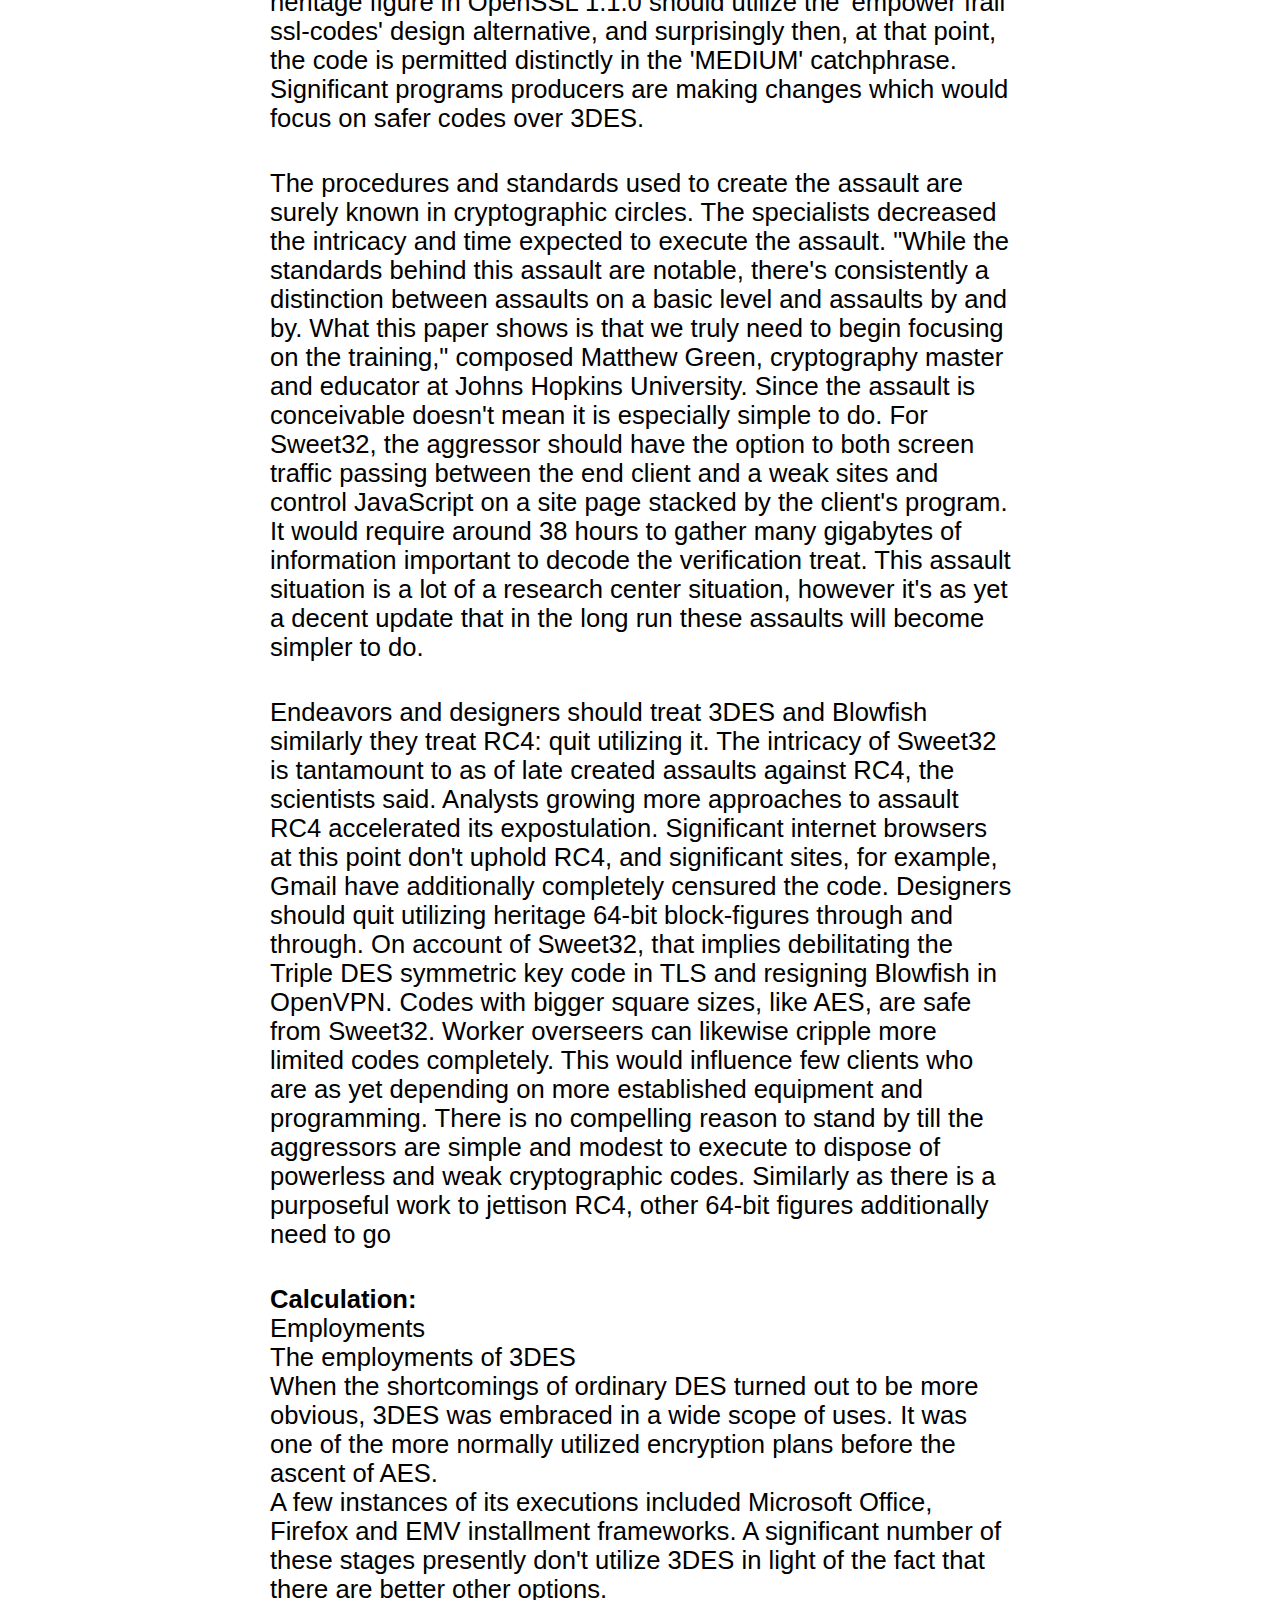
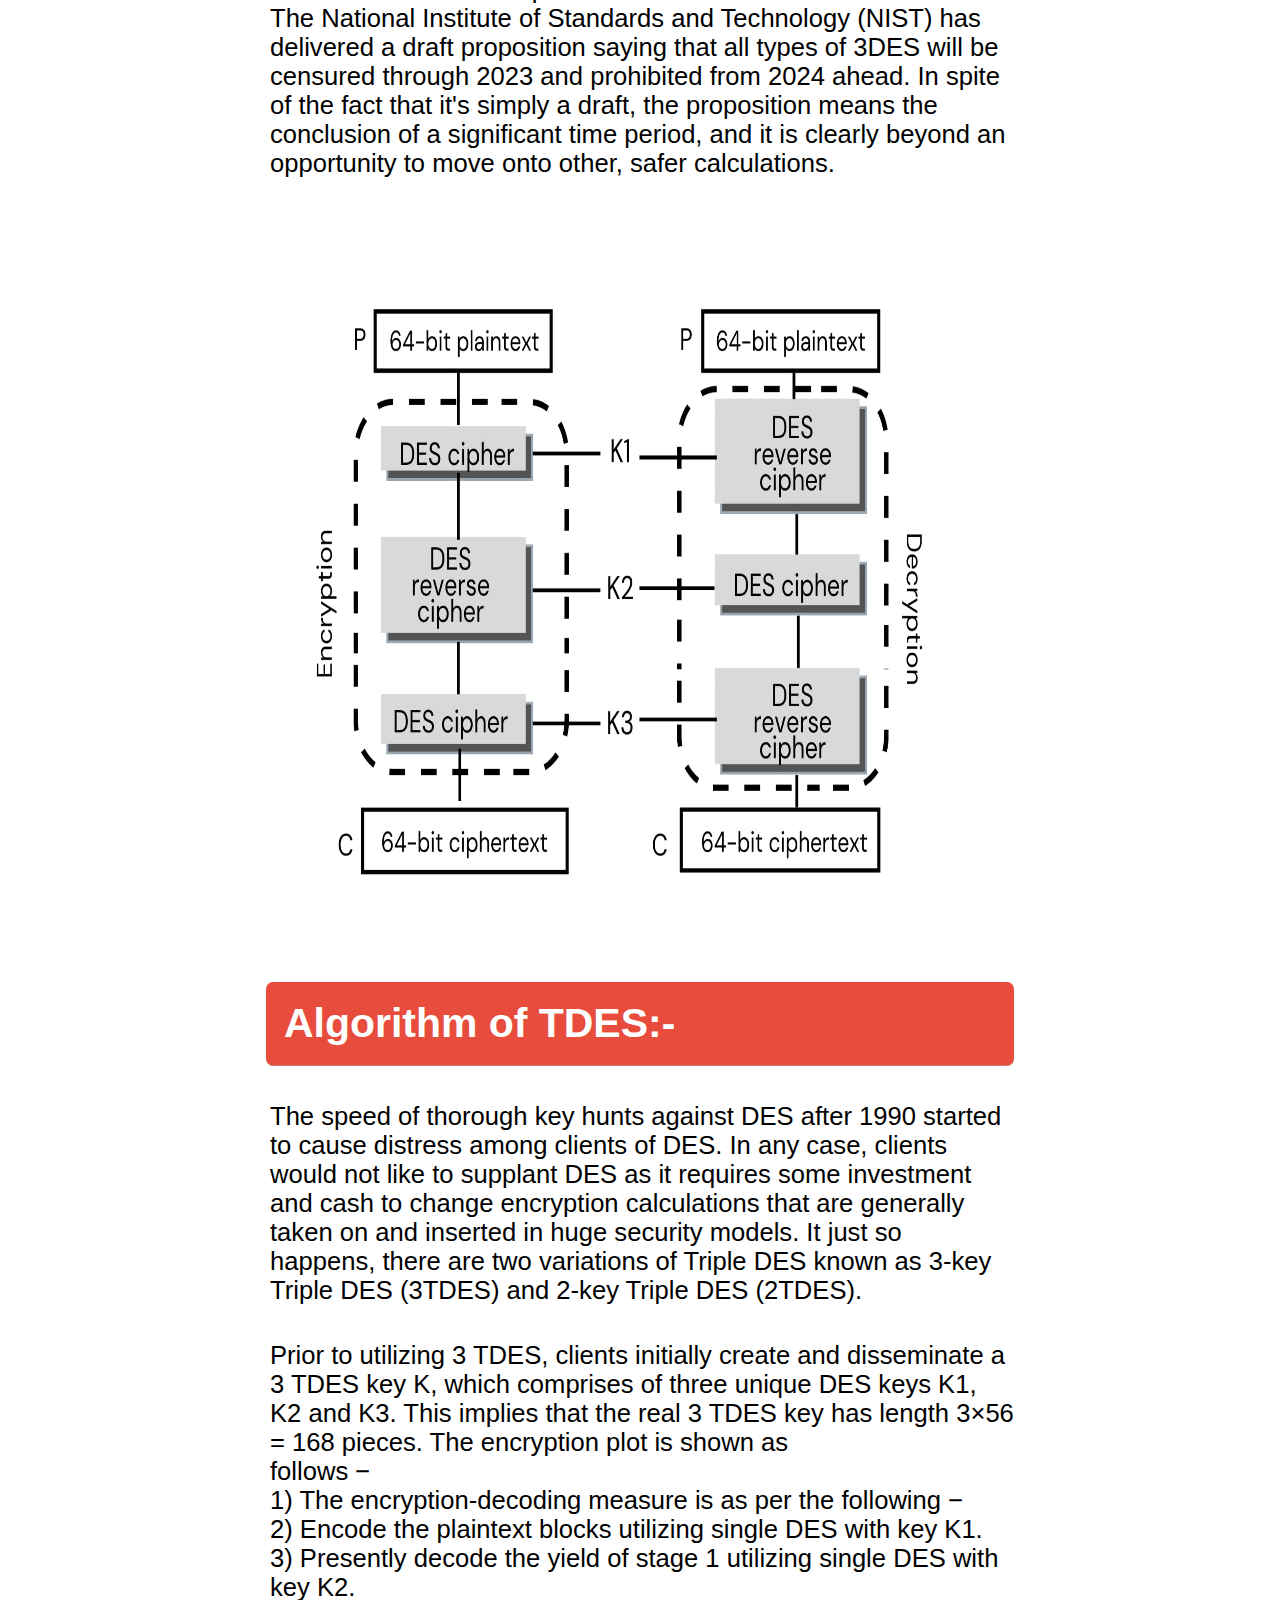
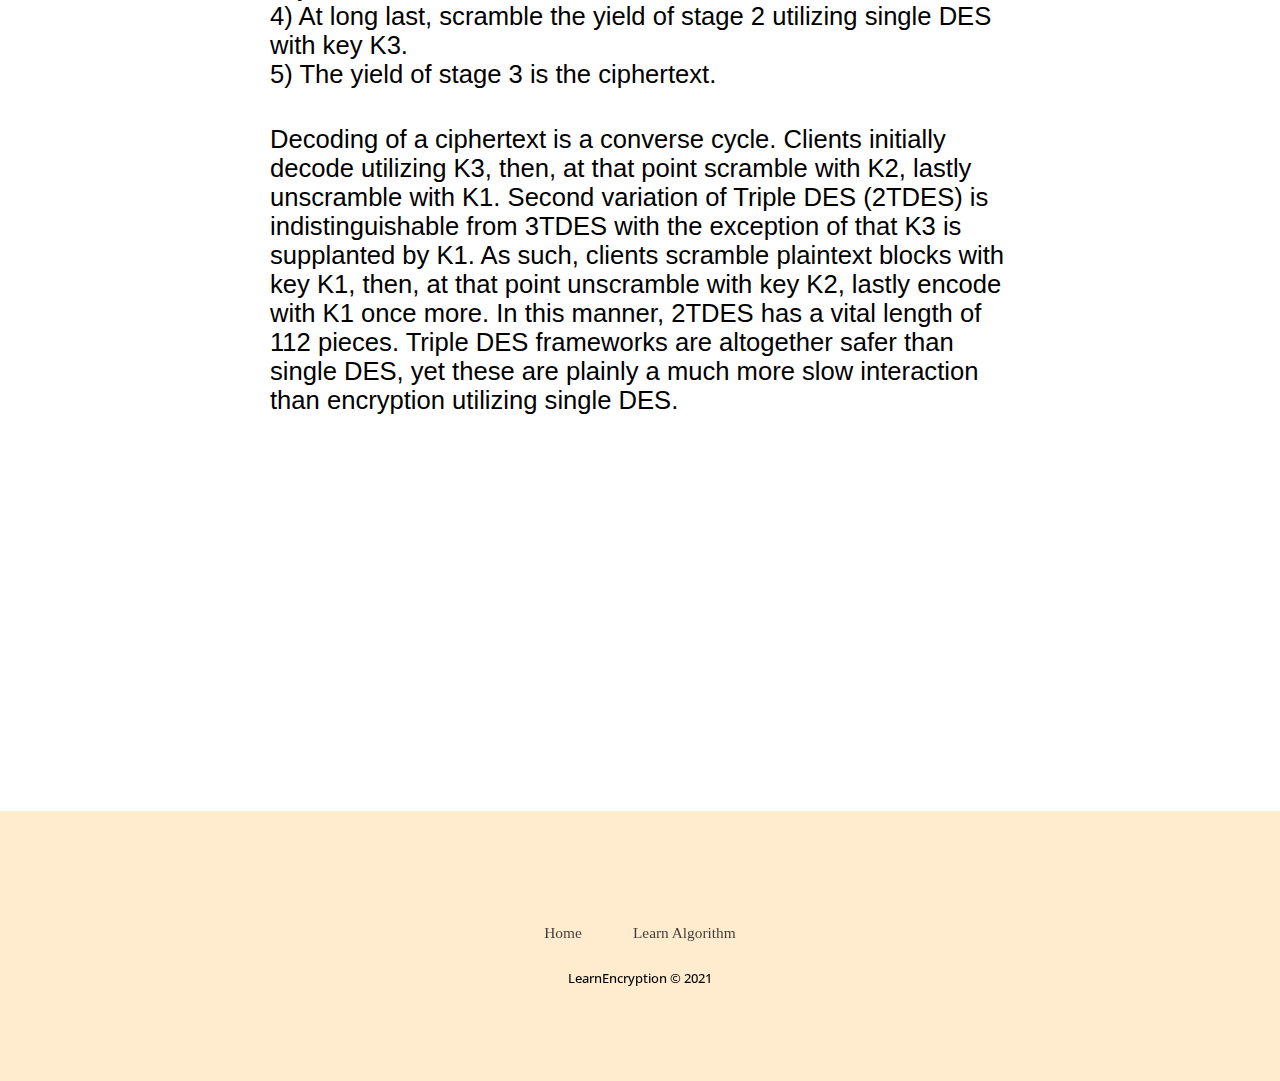
<file: DesTdes.html>
<!DOCTYPE html>
<html lang="en">

<head>
    <meta charset="UTF-8">
    <meta http-equiv="X-UA-Compatible" content="IE=edge">
    <meta name="viewport" content="width=device-width, initial-scale=1.0">
    <meta name="description"
        content="types of encryption algorithms. Tagged with encryption, algorithms, programming, career.">
    <meta name="keywords"
        content=" AES, encryption, algorithms, programming, career, software, coding, development, engineering, inclusive, community">
    <meta property="og:type" content="article" />
    <meta property="og:title" content="Types of Algorithms" />
    <title>Learn Encryption</title>
    <link rel="short icon" href="youthedesigner.ico">
    <link rel="stylesheet" href="InternTempCSSv2.css">
    <link rel="stylesheet" href="responsive1.css">
    <link rel="stylesheet" href="home.css">

    <script>
        function openNav() {
            // document.getElementById("sidenav").style.display = 'flex';
            document.getElementById("dsply").style.width = "71vw";
            document.getElementById("imga").style.width = "79vw";
            document.getElementById("sidenav").style.width = '19vw';
        }
        function closeNav() {
            // document.getElementById("sidenav").style.display = 'none';
            document.getElementById("sidenav").style.width = '0';
            document.getElementById("dsply").style.width = "91vw";
            document.getElementById("imga").style.width = "98vw";
        }
        function navButn()
        {
            if(document.getElementById("dsply").style.width ==="71vw")
            {
                console.log("if");
                closeNav();
                document.getElementById("navbutton").innerHTML = "&equals;";
            }
            else if(document.getElementById("dsply").style.width === "91vw")
            {
                console.log("else if");
                openNav();
                document.getElementById("navbutton").innerHTML = "&times;";
            }
            else{
            console.log("error")
            openNav();
            document.getElementById("navbutton").innerHTML = "&times";
            }
        }
    </script>
</head>

<body>
    <header>
            <!-- colleagues top navbar -->
                  <nav id="navv" class="navigation h-nav" style="height:10vh">
                      <div class="logo nav-logo v-class">
                          <img class="logoimg" src="youthedesigner.png" alt="">
                      </div>
                    <ul class="nav-list v-class">
                      <li><a href="home2.html">Home</a></li>
                      <li><a href="AES.html">Learn Algorithm</a></li>
                    <!--  <li><a href="about">About</a></li>
                      <li><a href="#">Blog</a></li> -->
                    </ul>
                    <div class="burger" onclick="menuu()">
                      <div class="line"></div>
                      <div class="line"></div>
                      <div class="line"></div>
                    </div>
                  </nav>
            <!-- my placeholder top navbar -->
          
                  <!-- <div class="navbar">
                      <ul>
                          <li>ICON</li>
                          <li>HOME</li>
                          <li>ABOUT</li>
                          <li>CONTACT</li>
                      </ul>
                  </div> -->
        <!-- second nav bar starts -->
        <div class="nav">
            <div class="drop">
                <!-- dropdown menu for mobile site -->
                <li id="btn" class="dropbtn">ENCYRPTION TECHNIQUES <i class="arrow"></i>
                    <div class="dropcontent">
                        <a href="AES.html">AES</a>
                        <a href="FPE.html">FPE</a>
                        <a href="DesTdes.css">DES/TDES</a>
                        <a href="Blowfish.html">BLOWFISH</a>
                        <a href="Twofish.html">TWOFISH</a>
                        <a href="RSA.html">RSA</a>
                        <a href="SHA.html">SHA</a>
                    </div>
                </li>
                <!-- dropdown ends -->
            </div>
            <ul style=" list-style-type: none;">
                <li id="navbutton" onclick="navButn()">&equals;</li>
                <a href="AES.html"><li>AES</li></a>
                <a href="FPE.html"><li>FPE</li></a>
                <a href="DesTdes.html"><li>DES/TDES</li></a>
                <a href="Blowfish.html"><li>BLOWFISH</li></a>
                <a href="Twofish.html"><li>TWOFISH</li></a>
                <a href="RSA.html"><li>RSA</li></a>
                <a href="sha.html"><li>SHA</li></a>
            </ul>
        </div>
    </header>

    <div>
        <div class="container">
            <!-- side navigator -->
            <div class="navtab" id="sidenav">
                <div class="head">
                    <h2 id="closenav" onclick="closeNav()">D E S / T D E S</h2>
                </div>
                <ul style=" list-style-type: none; padding-top: 2vh;">
                    <li><a href="#1">Discription of DES</a></li>
                    <li><a href="#2">Working of DES</a></li>
                    <li><a href="#3">Algorithm of DES</a></li>
                    <li><a href="#4">Discription of TDES</a></li>
                    <li><a href="#5">Attacks of TDES</a></li>
                    <li><a href="#6">Algorithm of TDES</a></li>
                    <li><a href="#top">BACK TO TOP</a></li>
                </ul>

            </div>
            <!-- side navigator ends -->
            <!-- main content starts -->
            <div class="area">
                <div class="heading" id="imga">
                    <h1>Data Encryption Standard (DES) & Triple Data Encryption Algorithm (TDES)</h1>
                </div>
                <div class="content" id="dsply">
                    <h3 id="1">Description of DES:-</h3>
                    <p>DES is the archetypal block cipher—an algorithm that takes a fixed-length string of plaintext bits and transforms it through a series of complicated operations into another ciphertext bitstring of the same length. 
                        In the case of DES, the block size is 64 bits. DES also uses a key to customize the transformation, so that decryption can supposedly only be performed by those who know the particular key used to encrypt. 
                        The key ostensibly consists of 64 bits; however, only 56 of these are actually used by the algorithm. Eight bits are used solely for checking parity, and are thereafter discarded. Hence the effective key length is 56 bits.</p>
                        
                    <p>The key is nominally stored or transmitted as 8 bytes, each with odd parity. According to ANSI X3.92-1981 (Now, known as ANSI INCITS 92-1981)
                        One bit in each 8-bit byte of the KEY may be utilized for error detection in key generation, distribution, and storage. Bits 8, 16,..., 64 are for use in ensuring that each byte is of odd parity.</p>
                        
                    <p>Like other block ciphers, DES by itself is not a secure means of encryption, but must instead be used in a mode of operation. FIPS-81 specifies several modes for use with DES. Further comments on the usage of DES are contained in FIPS-74.
                        Decryption uses the same structure as encryption, but with the keys used in reverse order. (This has the advantage that the same hardware or software can be used in both directions.) </p>
                    <h2>Working:-</h2>
                    <ul class="ConList">
                        <li>The algorithm's overall structure has 16 identical stages of processing, termed rounds. There is also an initial and final permutation, termed IP and FP, which are inverses (IP "undoes" the action of FP, and vice versa). IP and FP have no cryptographic significance, but were included in order to facilitate loading blocks in and out of mid-1970s 8-bit based hardware.</li>
                        <li>Before the main rounds, the block is divided into two 32-bit halves and processed alternately; this criss-crossing is known as the Feistel scheme. The Feistel structure ensures that decryption and encryption are very similar processes—the only difference is that the subkeys are applied in the reverse order when decrypting. 
                            The rest of the algorithm is identical. This greatly simplifies implementation, particularly in hardware, as there is no need for separate encryption and decryption algorithms.</li>
                        <li>The ⊕ symbol denotes the exclusive-OR (XOR) operation. The F-function scrambles half a block together with some of the key. The output from the F-function is then combined with the other half of the block, and the halves are swapped before the next round. After the final round, the halves are swapped; this is a feature of the Feistel structure which makes encryption and decryption similar processes.</li>
                        <li>The Feistel (F) function	Edit
                            The F-function, depicted in Figure 2, operates on half a block (32 bits) at a time and consists of four stages:</li>
                        <li>Expansion: the 32-bit half-block is expanded to 48 bits using the expansion permutation, denoted E in the diagram, by duplicating half of the bits. The output consists of eight 6-bit (8 × 6 = 48 bits) pieces, each containing a copy of 4 corresponding input bits, plus a copy of the immediately adjacent bit from each of the input pieces to either side.</li>
                        <li>Key mixing: the result is combined with a subkey using an XOR operation. Sixteen 48-bit subkeys—one for each round—are derived from the main key using the key schedule .</li>
                        <li>Substitution: after mixing in the subkey, the block is divided into eight 6-bit pieces before processing by the S-boxes, or substitution boxes. Each of the eight S-boxes replaces its six input bits with four output bits according to a non-linear transformation, provided in the form of a lookup table. The S-boxes provide the core of the security of DES—without them, the cipher would be linear, and trivially breakable.</li>
                        <li>Permutation: finally, the 32 outputs from the S-boxes are rearranged according to a fixed permutation, the P-box. This is designed so that, after permutation, the bits from the output of each S-box in this round are spread across four different S</li>
                    </ul>
                    <div class="desimg">
                        <img src="DES.jpeg" alt="" class="des">
                    </div>
                    <h2>Algorithm of DES:-</h2>
                    <p>Beginning square is a plain book block which contains 64 pieces of plain content which is given to introductory change where the reworking of 64-digit plain content happens which is then given to cycle 1 to 16 then it is given to conclusive stage which produces encoded information. In this 64-bit symmetric key is utilized out of which 56-bit key is utilized in the calculation, the eighth bit of each 8-byte is eliminated at first. </p>
                    <p id="3"></p>
                    <p>This eighth piece is an odd equality bit. This 56-cycle information is given through PC1 where reworking of 56-bit happens. Then, at that point the left shift moves the piece. For cycle 1,2,9,16 there is just 1-digit shift in the key, for different rounds 2-bit shift in key. This is then given to PC2 where an arbitrary 48 piece key is chosen. In cycle 1 the 64 bit information is splitted into 2*32 piece . One of 32 bit information goes through extension where 32 bit information is extended to 48 piece. This is then Xor with a 48bit key. Then, at that point this is again packed to 32 pieces. This 32 cycle is then joined with staying 32bit plain content and in this manner 64bit code text is produced. 
                    </p>
                    <p><b>Consider from here,</b>
                        Information encryption standard (DES) has been found defenseless against extremely amazing assaults and hence, the ubiquity of DES has been discovered somewhat on decay. 
                        DES is a square code, and scrambles information in squares of size of 64 digit each, which means 64 pieces of plain content goes as the contribution to DES, which produces 64 pieces of code text. A similar calculation and key are utilized for encryption and unscrambling, with minor contrasts. 
                        </p>
                    <p>The key length is 56 pieces 
                            We have referenced that DES utilizes a 56 cycle key. In reality, the underlying key comprises of 64 pieces. Be that as it may, before the DES interaction even beginnings, each eighth piece of the key is disposed of to create a 56 cycle key. That is bit position 8, 16, 24, 32, 40, 48, 56 and 64 are disposed of. 
                            Subsequently, the disposing of each eighth piece of the key delivers a 56-digit key from the first 64-bit key. 
                            DES depends on the two central ascribes of cryptography: replacement (additionally called as disarray) and rendering (likewise called as dissemination). DES comprises of 16 stages, every one of which is known as a round. Each round plays out the means of replacement and rendering. Allow us currently to talk about the expansive level strides in DES. 
                            </p>
                    <p>In the initial step, the 64 cycle plain content square is given over to an underlying Permutation (IP) work. 
                        The underlying change performed on plain content. 
                        Next the underlying change (IP) produces two parts of the permuted block; says Left Plain Text (LPT) and Right Plain Text (RPT). 
                        Presently each LPT and RPT go through 16 rounds of encryption. 
                        Eventually, LPT and RPT are rejoined and a Final Permutation (FP) is performed on the consolidated square 
                        The consequence of this interaction produces 64 digit figure text. 
                        Introductory Permutation (IP) – </p>
                    <p>As we have noticed, the Initial change (IP) happens just a single time and it occurs before the first round. It recommends how the rendering in IP ought to continue, as displayed in figure. 
                        For instance, it says that the IP replaces the main piece of the first plain content square with the 58th piece of the first plain content, the second piece with the 50th piece of the first plain content square, etc. 
                        This is only jugglery of touch places of the first plain content square. A similar guideline goes after the wide range of various piece jobs which show in the figure. 
                        As we have noted get-togethers done, the subsequent 64-bit permuted text block is partitioned into two half squares. Every half square comprises of 32 pieces, and every one of the 16 rounds, thus, comprises of the wide level advances illustrated in figure. 
                        </p>        

                    <h2 id="4">Steps:-</h2>
                    <h3>Step1 Key Change:-</h3>
                    <p id="5"> We have noticed that the underlying 64-cycle key is changed into a 56-digit key by disposing of each eighth piece of the underlying key. Consequently, for each a 56-bit key is accessible. From this 56-bit key, an alternate 48-bit Sub Key is produced during each round utilizing an interaction called key change. For this the 56 digit key is separated into equal parts, every one of 28 pieces.</p>
                    <p>These parts are circularly moved left by a couple of positions, contingent upon the round. 
                        For instance, if the round number 1, 2, 9 or 16 the shift is finished by just situation for different rounds, the roundabout shift is finished by two positions. The quantity of key pieces moved per round is displayed in figure. 
                        After a fitting movement, 48 of the 56 pieces are chosen.</p>
                    <p>For choosing 48 of the 56 pieces the table shows in the figure given beneath. For example, after the shift, bit number 14 maneuvers on the principal position, bit number 17 actions on the subsequent position, etc. On the off chance that we notice the table cautiously, we will understand that it contains just 48 piece positions.</p>
                    <p>Spot number 18 is disposed of (we won't discover it in the table), like 7 others, to lessen a 56-cycle key to a 48-piece key. Since the key change measure includes stage just as determination of a 48-piece sub-set of the first 56-bit key it is called Compression Permutation. 
                    In light of this pressure change strategy, an alternate subset of key pieces is utilized in each round. That makes DES difficult to break. </p>
                    </p> 
                    <h3>Step2 Expansion Permutation:-</h3>   
                    <p>Review that get-togethers change, we had two 32-bit plain content regions called Left Plain Text(LPT) and Right Plain Text(RPT). During the extension change, the RPT is extended from 32 pieces to 48 pieces. Pieces are permuted also thus called as extension change. This occurs as the 32 digit RPT is separated into 8 squares, with each square comprising of 4 pieces. Then, at that point, every 4 bit square of the past advance is then extended to a relating 6 cycle block, i.e., per 4 digit block, 2 additional pieces are added. </p>
                    <p>This cycle brings about development just as stage of the information bit while making yield. Key change measure packs the 56-bit key to 48 pieces. Then, at that point the development change measure extends the 32-cycle RPT to 48-bits. Presently the 48-piece key is XOR with 48-piece RPT and coming about yield is given to the subsequent stage, which is the S-Box replacement.</p>
                    <h3>Discription of TDES:-</h3>
                    <p>Triple Data Encryption Standard (DES) is a sort of automated cryptography where square code calculations are applied multiple times to every information block. The key size is expanded in Triple DES to guarantee extra security through encryption abilities. Each square contains 64 pieces of information. Three keys are alluded to as pack keys with 56 pieces for each key. There are three entering choices in information encryption norms:</p>
                    <p>All keys being free, Key 1 and key 2 being free keys, Every one of the three keys being indistinguishable, Key choice #3 is known as triple DES. The triple DES key length contains 168 pieces yet the key security tumbles to 112 pieces, Techopedia Explains Triple DES</p>
                    <P>Triple DES is profitable in light of the fact that it has an altogether estimated key length, which is longer than most key lengths partnered with other encryption modes. Notwithstanding, the DES calculation was supplanted by the Advanced Encryption Standard by the National Institute of Standards and Technology (NIST). Hence, the Triple DES is currently viewed as out of date. However, it is normal utilized related to Triple DES. It gets from single DES however the method is utilized in three-fold and includes three sub keys and key cushioning when fundamental, for example, cases where the keys should be expanded to 64 pieces long. Known for its similarity and adaptability, programming can without much of a stretch be changed over for Triple DES consideration. In this manner, it may not be close to as old as considered by NIST.</P> 
                    <p>Triple DES encodes input information multiple times. The three keys are alluded to as k1, k2 and k3. This innovation is contained inside the norm of ANSIX9.52. Triple DES is in reverse viable with customary DES. </p>
                    <h2>Attack:-</h2>
                    <p>New impact assaults against triple-DES, Blowfish break HTTPS meetings, Inheritance codes, for example, triple-DES and Blowfish are defenseless against Sweet32 assaults, which let aggressors decode HTTPS meetings even without the encryption key, 
                    CSO Online logo, NEWS, New impact assaults against triple-DES, Blowfish break HTTPS meetings, Heritage codes, for example, triple-DES and Blowfish are defenseless against Sweet32 assaults, which let aggressors decode HTTPS meetings even without the encryption key, digital assault stock picture, By Fahmida Y. Rashid, Supporter, InfoWorld, AUG 25, 2016 5:17 AM PT </p>
                    <p>There is presently a reasonable, generally quick assault on 64-bit block figures that allows assailants to recuperate confirmation treats and different accreditations from HTTPS-secured meetings, a couple of French specialists said. Heritage figures Triple-DES and Blowfish need to go the method of the wrecked RC4 figure: Deprecated and crippled all over the place.</p>
                    <p>Named Sweet32, specialists had the option to take confirmation treats from HTTPS-ensured traffic utilizing triple-DES (3DES) and Blowfish and recuperate login certifications to have the option to get to casualty accounts, said the analysts, Karthikeyan Bhargavan and Gaëtan Leurent of INRIA in France. The assault features why it is fundamental for destinations to quit utilizing inheritance codes and move up to present day, safer codes.</p>
                    <p>"We show that an organization aggressor who can screen an extensive Triple-DES HTTPS association between an internet browser and a site can recuperate secure HTTP treats by catching around 785 GB of traffic. In our confirmation of-idea demo, this assault at present takes under two days, utilizing vindictive Javascript to create traffic," said Bhargavan and Leurent. They are relied upon to introduce the full paper in October at the 23rd ACM Conference on Computer and Communications Security.</p> 
                    <p>Sweet32 is a crash assault against triple-DES (3DES) and Blowfish in figure block tying (CBC) mode. In CBC mode, input crashes lead to XOR of two message blocks. At the point when loads of message blocks are scrambled with a similar key in this mode, crashes become more probable, which prompts getting the substance of two distinctive message blocks as yield. Assailants can focus on a casualty's validation treat by tricking them to a malignant site and infusing JavaScript into the casualty's program. JavaScript over and again sends HTTP questions to a site the casualty is signed into, and each solicitation will incorporate the validation treat. </p>
                    <p>The specialists found that if the assailants send no less than 232 inquiries and catch every one of the solicitations, they can ultimately see an impact and recuperate the substance of the treat. Additionally ON CSO: The 15 most exceedingly terrible information security breaks of the 21st century "A significant prerequisite for the assault is to send countless solicitations in similar TLS association. Accordingly, we need to discover customer and workers that arrange the utilization of Triple-DES, yet additionally trade an enormous number of HTTP demand in similar TLS association (without rekeying). This is conceivable utilizing a persevering HTTP association, as characterized in HTTP/1.1 (Keep-Alive). On the customer side, all programs that we tried (Firefox, Chrome, Opera) will reuse a TLS association as long as the worker keeps it open," the scientists said. </p>
                    <p>Blowfish and 3DES are as yet upheld in TLS, IPsec, SSH, and different conventions and notable locales, for example, Nasdaq.com Walmart.com actually support these heritage figures. Most of OpenVPN associations and between 1% and 2 percent of the Internet's traffic might be helpless to Sweet32, the analysts assessed. The execution utilized in OpenSSL is additionally influenced, albeit the OpenSSL maintainers asserted the assault didn't uncover a basic shortcoming. OpenVPN 2.3.12 accompanies an admonition about Blowfish shortcomings and secure setup guidance for managing Sweet32. OpenSSL 1.0.2 and 1.0.1 will move 3DES from the "HIGH" watchword to "MEDIUM" catchphrase and backing it naturally, the more up to date OpenSSL 1.1.0 will presently don't accumulate the code as a feature of the default assemble. Directors needing to utilize the heritage figure in OpenSSL 1.1.0 should utilize the 'empower frail ssl-codes' design alternative, and surprisingly then, at that point, the code is permitted distinctly in the 'MEDIUM' catchphrase. Significant programs producers are making changes which would focus on safer codes over 3DES. </p>
                    <p>The procedures and standards used to create the assault are surely known in cryptographic circles. The specialists decreased the intricacy and time expected to execute the assault. "While the standards behind this assault are notable, there's consistently a distinction between assaults on a basic level and assaults by and by. What this paper shows is that we truly need to begin focusing on the training," composed Matthew Green, cryptography master and educator at Johns Hopkins University. Since the assault is conceivable doesn't mean it is especially simple to do. For Sweet32, the aggressor should have the option to both screen traffic passing between the end client and a weak sites and control JavaScript on a site page stacked by the client's program. It would require around 38 hours to gather many gigabytes of information important to decode the verification treat. This assault situation is a lot of a research center situation, however it's as yet a decent update that in the long run these assaults will become simpler to do. </p>
                    <p>Endeavors and designers should treat 3DES and Blowfish similarly they treat RC4: quit utilizing it. The intricacy of Sweet32 is tantamount to as of late created assaults against RC4, the scientists said. Analysts growing more approaches to assault RC4 accelerated its expostulation. Significant internet browsers at this point don't uphold RC4, and significant sites, for example, Gmail have additionally completely censured the code. Designers should quit utilizing heritage 64-bit block-figures through and through. On account of Sweet32, that implies debilitating the Triple DES symmetric key code in TLS and resigning Blowfish in OpenVPN. Codes with bigger square sizes, like AES, are safe from Sweet32. Worker overseers can likewise cripple more limited codes completely. This would influence few clients who are as yet depending on more established equipment and programming. There is no compelling reason to stand by till the aggressors are simple and modest to execute to dispose of powerless and weak cryptographic codes. Similarly as there is a purposeful work to jettison RC4, other 64-bit figures additionally need to go </p>
                    <p><b>Calculation:</b><br> 
                        Employments <br>
                        The employments of 3DES<br>
                        When the shortcomings of ordinary DES turned out to be more obvious, 3DES was embraced in a wide scope of uses. It was one of the more normally utilized encryption plans before the ascent of AES.<br>
                        A few instances of its executions included Microsoft Office, Firefox and EMV installment frameworks. A significant number of these stages presently don't utilize 3DES in light of the fact that there are better other options.<br> 
                        The National Institute of Standards and Technology (NIST) has delivered a draft proposition saying that all types of 3DES will be censured through 2023 and prohibited from 2024 ahead. In spite of the fact that it's simply a draft, the proposition means the conclusion of a significant time period, and it is clearly beyond an opportunity to move onto other, safer calculations.</p>
                        <div class="tdesimg">
                            <img src="TDES.jpeg" alt="" class="tdes">
                        </div>
                    <h2>Algorithm of TDES:-</h2>
                        <p>The speed of thorough key hunts against DES after 1990 started to cause distress among clients of DES. In any case, clients would not like to supplant DES as it requires some investment and cash to change encryption calculations that are generally taken on and inserted in huge security models. It just so happens, there are two variations of Triple DES known as 3-key Triple DES (3TDES) and 2-key Triple DES (2TDES).</p>
                        <p>Prior to utilizing 3 TDES, clients initially create and disseminate a 3 TDES key K, which comprises of three unique DES keys K1, K2 and K3. This implies that the real 3 TDES key has length 3×56 = 168 pieces. The encryption plot is shown as<br>follows −<br>
                            1) The encryption-decoding measure is as per the following − <br>
                            2) Encode the plaintext blocks utilizing single DES with key K1.<br> 
                            3) Presently decode the yield of stage 1 utilizing single DES with key K2. <br>
                            4) At long last, scramble the yield of stage 2 utilizing single DES with key K3. <br>
                            5) The yield of stage 3 is the ciphertext. <br>
                            </p>
                        <p>Decoding of a ciphertext is a converse cycle. Clients initially decode utilizing K3, then, at that point scramble with K2, lastly unscramble with K1. Second variation of Triple DES (2TDES) is indistinguishable from 3TDES with the exception of that K3 is supplanted by K1. As such, clients scramble plaintext blocks with key K1, then, at that point unscramble with key K2, lastly encode with K1 once more. In this manner, 2TDES has a vital length of 112 pieces. Triple DES frameworks are altogether safer than single DES, yet these are plainly a much more slow interaction than encryption utilizing single DES.</p>
                </div>
            </div>
            <!-- main content ends -->
        </div>
    </div>
    <footer class="foot">
        <ul>
            <li><a href="home2.html">Home</a></li>
            <li><a href="AES.html">Learn Algorithm</a></li>
        <!-- <li><a href="#">About</a></li>
            <li><a href="#">Blog</a></li>--> 
        </ul>
        <p class="footend">LearnEncryption &copy; 2021 </p>
      </footer> 
      <script src="home.js"></script> 
</body>
</html>
</file>
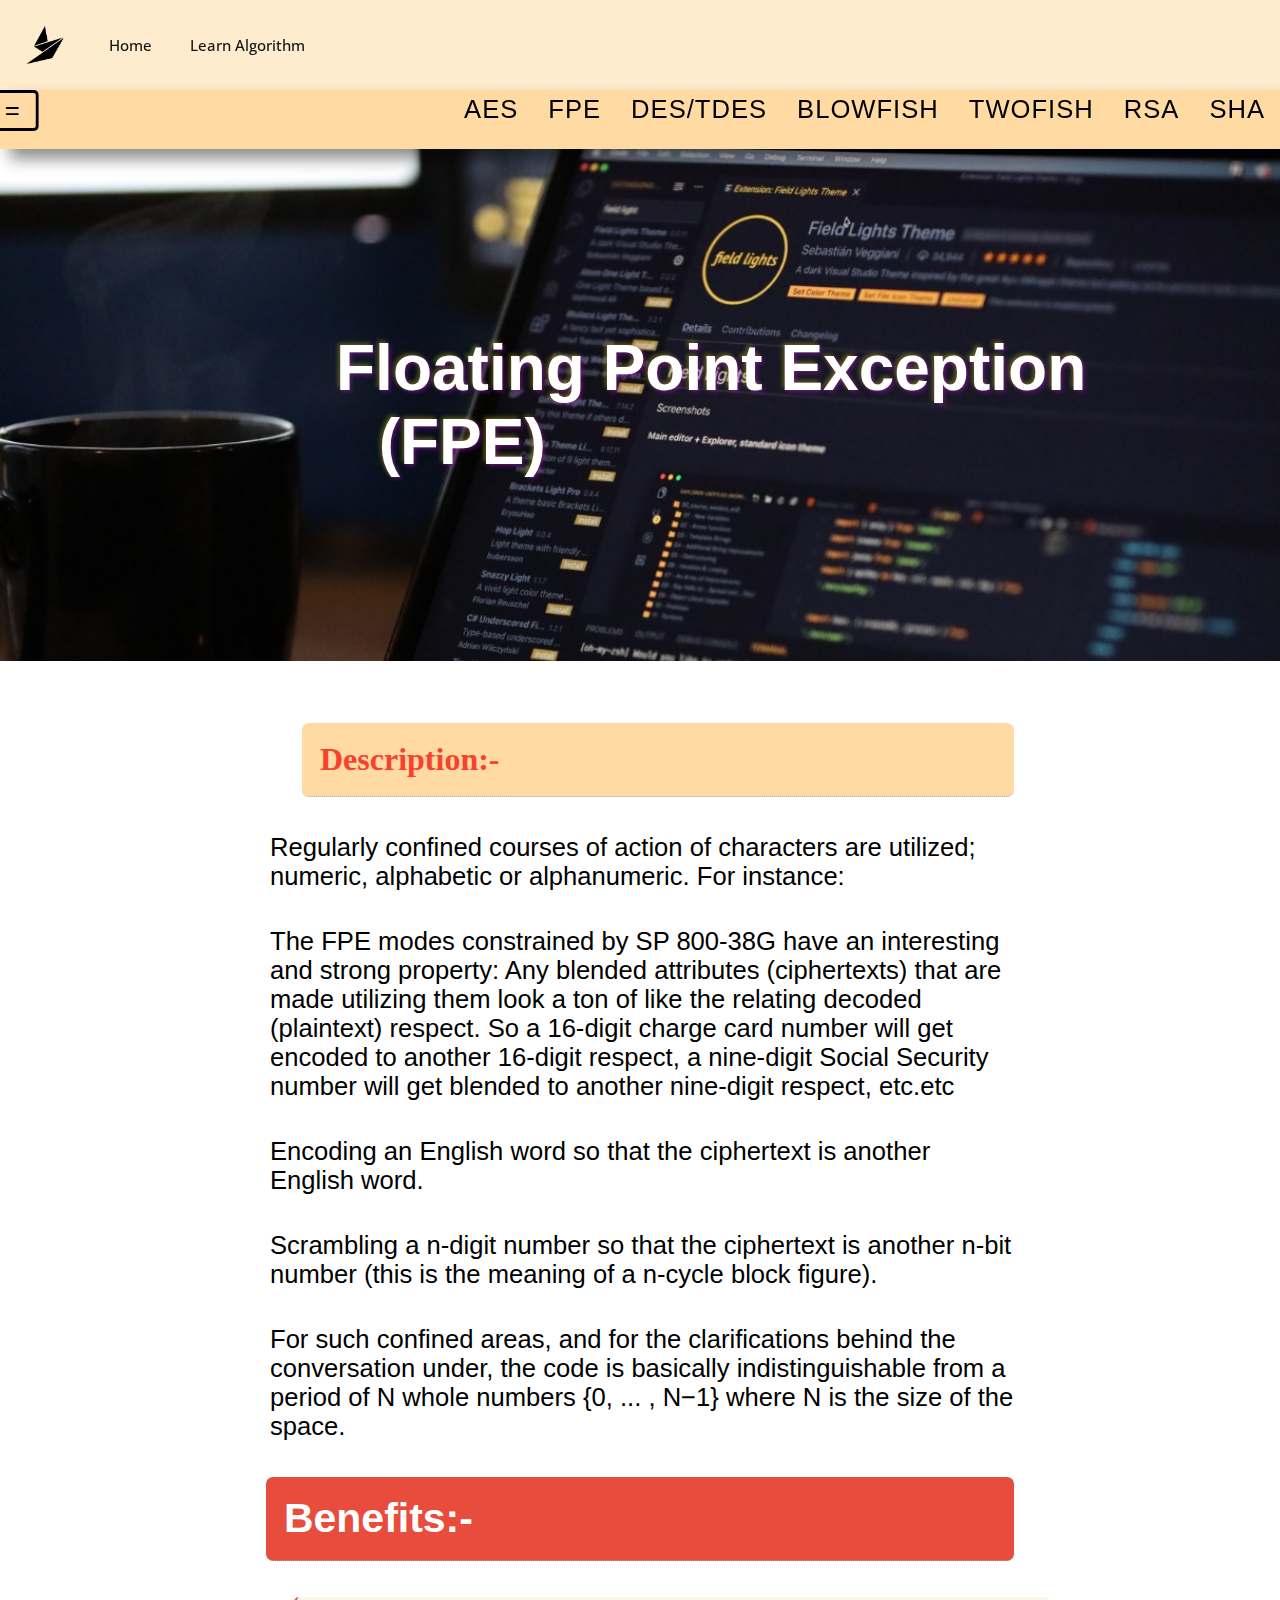
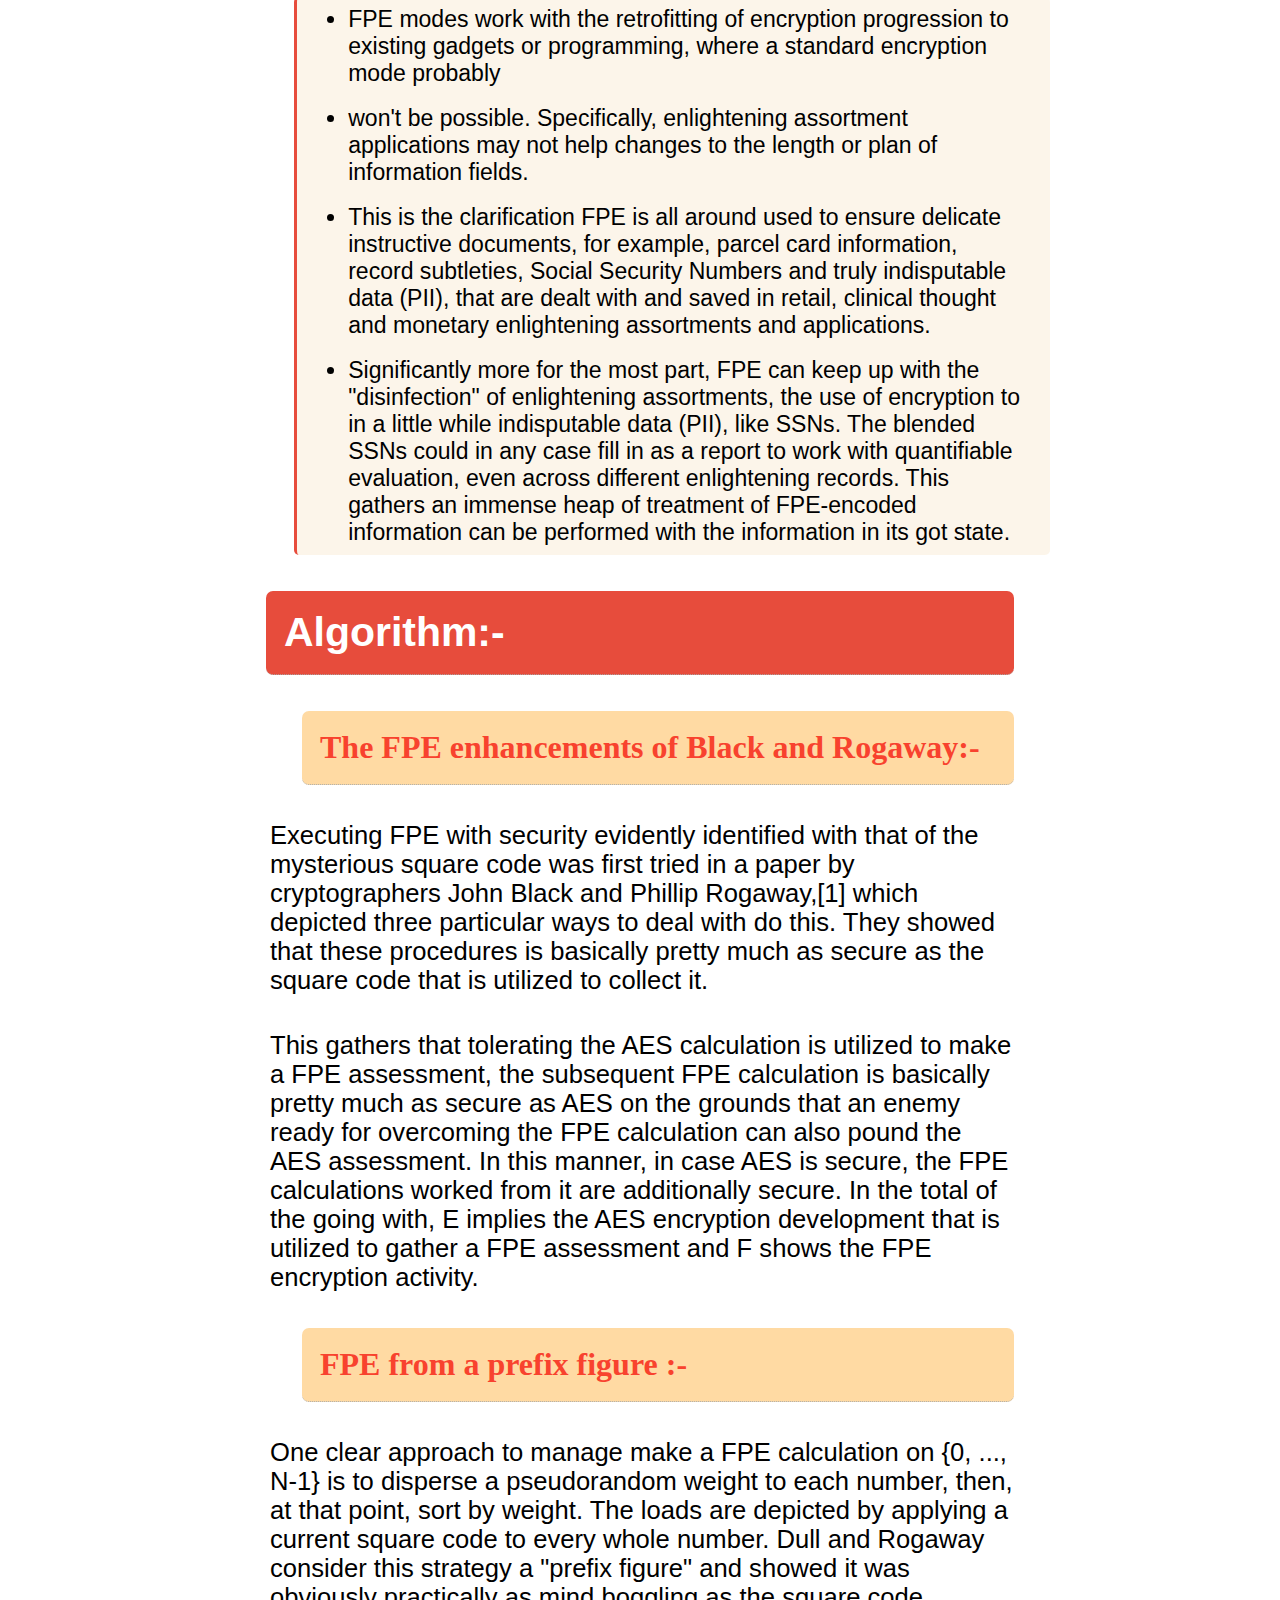
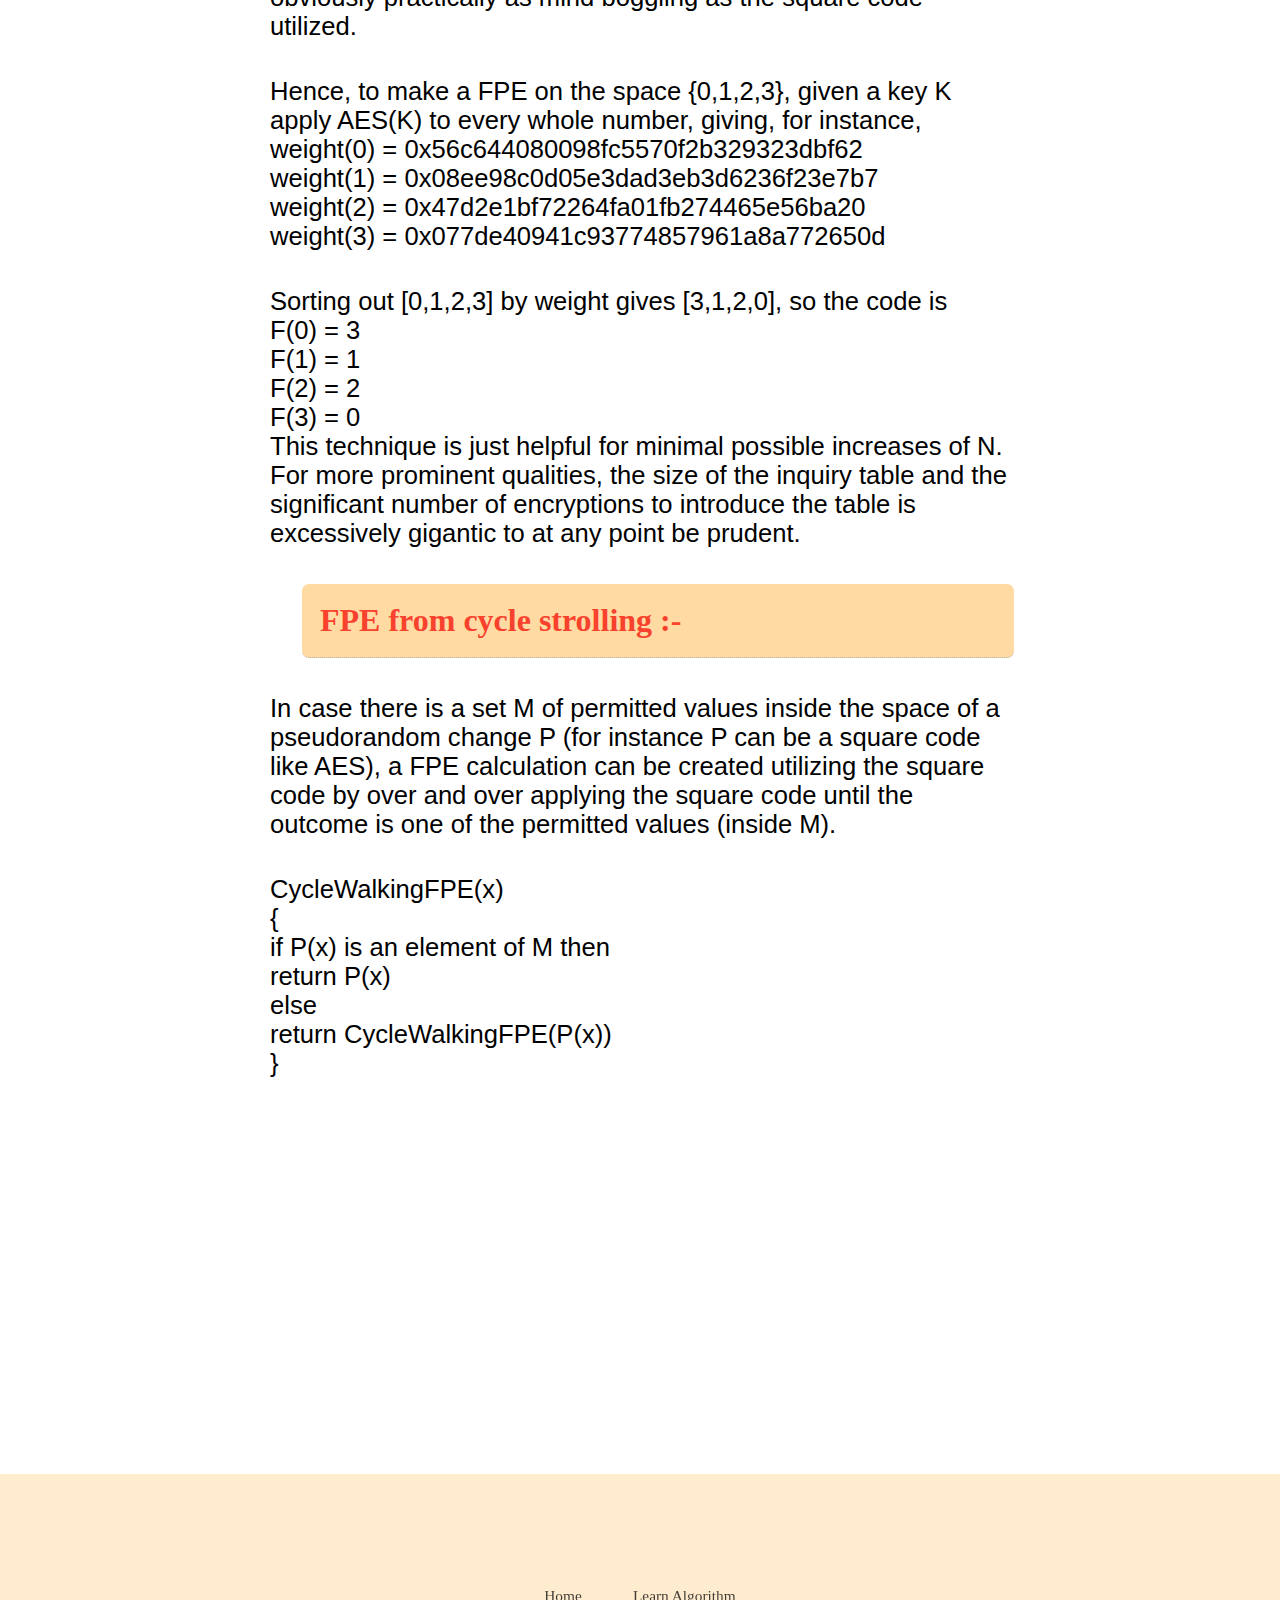
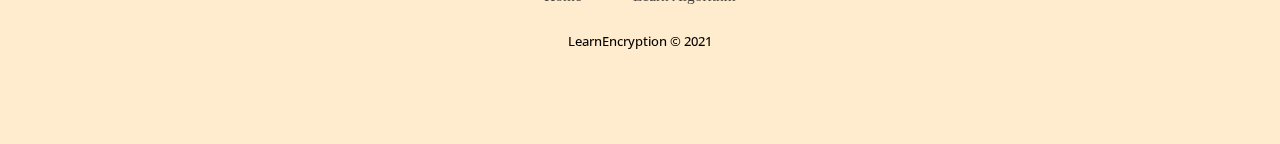
<file: FPE.html>
<!DOCTYPE html>
<html lang="en">

<head>
    <meta charset="UTF-8">
    <meta http-equiv="X-UA-Compatible" content="IE=edge">
    <meta name="viewport" content="width=device-width, initial-scale=1.0">
    <meta name="description"
        content="types of encryption algorithms. Tagged with encryption, algorithms, programming, career.">
    <meta name="keywords"
        content=" AES, encryption, algorithms, programming, career, software, coding, development, engineering, inclusive, community">
    <meta property="og:type" content="article" />
    <meta property="og:title" content="Types of Algorithms" />
    <title>Learn Encryption</title>
    <link rel="short icon" href="youthedesigner.ico">
    <link rel="stylesheet" href="InternTempCSSv2.css">
    <link rel="stylesheet" href="responsive1.css">
    <link rel="stylesheet" href="home.css">

    <script>
        function openNav() {
            // document.getElementById("sidenav").style.display = 'flex';
            document.getElementById("dsply").style.width = "71vw";
            document.getElementById("imga").style.width = "79vw";
            document.getElementById("sidenav").style.width = '19vw';
        }
        function closeNav() {
            // document.getElementById("sidenav").style.display = 'none';
            document.getElementById("sidenav").style.width = '0';
            document.getElementById("dsply").style.width = "91vw";
            document.getElementById("imga").style.width = "98vw";
        }
        function navButn()
        {
            if(document.getElementById("dsply").style.width ==="71vw")
            {
                console.log("if");
                closeNav();
                document.getElementById("navbutton").innerHTML = "&equals;";
            }
            else if(document.getElementById("dsply").style.width === "91vw")
            {
                console.log("else if");
                openNav();
                document.getElementById("navbutton").innerHTML = "&times;";
            }
            else{
            console.log("error")
            openNav();
            document.getElementById("navbutton").innerHTML = "&times";
            }
        }
    </script>
</head>

<body>
    <header>
            <!-- colleagues top navbar -->
                  <nav id="navv" class="navigation h-nav" style="height:10vh">
                      <div class="logo nav-logo v-class">
                          <img class="logoimg" src="youthedesigner.png" alt="">
                      </div>
                    <ul class="nav-list v-class">
                      <li><a href="home2.html">Home</a></li>
                      <li><a href="AES.html">Learn Algorithm</a></li>
                    <!--  <li><a href="about">About</a></li>
                      <li><a href="#">Blog</a></li>-->
                    </ul>
                    <div class="burger" onclick="menuu()">
                      <div class="line"></div>
                      <div class="line"></div>
                      <div class="line"></div>
                    </div>
                  </nav>
            <!-- my placeholder top navbar -->
          
                  <!-- <div class="navbar">
                      <ul>
                          <li>ICON</li>
                          <li>HOME</li>
                          <li>ABOUT</li>
                          <li>CONTACT</li>
                      </ul>
                  </div> -->
        <!-- second nav bar starts -->
        <div class="nav">
            <div class="drop">
                <!-- dropdown menu for mobile site -->
                <li id="btn" class="dropbtn">ENCYRPTION TECHNIQUES <i class="arrow"></i>
                    <div class="dropcontent">
                        <a href="AES.html">AES</a>
                        <a href="FPE.html">FPE</a>
                        <a href="DesTdes.html">DES/TDES</a>
                        <a href="Blowfish.html">BLOWFISH</a>
                        <a href="Twofish.html">TWOFISH</a>
                        <a href="RSA.html">RSA</a>
                        <a href="SHA.html">SHA</a>
                    </div>
                </li>
                <!-- dropdown ends -->
            </div>
            <ul style=" list-style-type: none;">
                <li id="navbutton" onclick="navButn()">&equals;</li>
                <a href="AES.html"><li>AES</li></a>
                <a href="FPE.html"><li>FPE</li></a>
                <a href="DesTdes.html"><li>DES/TDES</li></a>
                <a href="Blowfish.html"><li>BLOWFISH</li></a>
                <a href="Twofish.html"><li>TWOFISH</li></a>
                <a href="RSA.html"><li>RSA</li></a>
                <a href="sha.html"><li>SHA</li></a>
            </ul>
        </div>
    </header>

    <div>
        <div class="container">
            <!-- side navigator -->
            <div class="navtab" id="sidenav">
                <div class="head">
                    <h2 id="closenav" onclick="closeNav()">F P E</h2>
                </div>
                <ul style=" list-style-type: none; padding-top: 2vh;">
                    <li><a href="#1">Discription of FPE</a></li>
                    <li><a href="#2">Working of FPE</a></li>
                    <li><a href="#3">Algorithm of FPE</a></li>
                    <li><a href="#top">BACK TO TOP</a></li>
                </ul>

            </div>
            <!-- side navigator ends -->
            <!-- main content starts -->
            <div class="area">
                <div class="heading" id="imga">
                    <h1>&nbsp;&nbsp;&nbsp;&nbsp;&nbsp;&nbsp;&nbsp;&nbsp;Floating Point Exception (FPE)&nbsp;&nbsp;&nbsp;&nbsp;&nbsp;&nbsp;&nbsp;&nbsp;&nbsp;&nbsp;&nbsp;&nbsp;&nbsp;&nbsp;&nbsp;&nbsp;&nbsp;&nbsp;&nbsp;&nbsp;</h1>
                </div>
                <div class="content" id="dsply">
                    <h3 id="1">Description:-</h3>
                    <p>Regularly confined courses of action of characters are utilized; numeric, alphabetic or alphanumeric. For instance: </p>
                    <p>The FPE modes constrained by SP 800-38G have an interesting and strong property: Any blended attributes (ciphertexts) that are made utilizing them look a ton of like the relating decoded (plaintext) respect. So a 16-digit charge card number will get encoded to another 16-digit respect, a nine-digit Social Security number will get blended to another nine-digit respect, etc.etc</p>
                    <p>Encoding an English word so that the ciphertext is another English word.</p>
                    <p>Scrambling a n-digit number so that the ciphertext is another n-bit number (this is the meaning of a n-cycle block figure).</p>
                    <p>For such confined areas, and for the clarifications behind the conversation under, the code is basically indistinguishable from a period of N whole numbers {0, ... , N−1} where N is the size of the space. </p>
                    </ul>
                    <h2>Benefits:-</h2>
                    <ul class="ConList">
                        <li>FPE modes work with the retrofitting of encryption progression to existing gadgets or programming, where a standard encryption mode probably </li>
                        <li>won't be possible. Specifically, enlightening assortment applications may not help changes to the length or plan of information fields. </li>
                        <li>This is the clarification FPE is all around used to ensure delicate instructive documents, for example, parcel card information, record subtleties, Social Security Numbers and truly indisputable data (PII), that are dealt with and saved in retail, clinical thought and monetary enlightening assortments and applications. </li>
                        <li>Significantly more for the most part, FPE can keep up with the "disinfection" of enlightening assortments, the use of encryption to in a little while indisputable data (PII), like SSNs. The blended SSNs could in any case fill in as a report to work with quantifiable evaluation, even across different enlightening records. This gathers an immense heap of treatment of FPE-encoded information can be performed with the information in its got state.</li>
                    </ul> 
                    <h2 id="4">Algorithm:-</h2>
                    <h3> The FPE enhancements of Black and Rogaway:-</h3>
                    <p id="5"> Executing FPE with security evidently identified with that of the mysterious square code was first tried in a paper by cryptographers John Black and Phillip Rogaway,[1] which depicted three particular ways to deal with do this. They showed that these procedures is basically pretty much as secure as the square code that is utilized to collect it.</p>
                    <p>This gathers that tolerating the AES calculation is utilized to make a FPE assessment, the subsequent FPE calculation is basically pretty much as secure as AES on the grounds that an enemy ready for overcoming the FPE calculation can also pound the AES assessment. In this manner, in case AES is secure, the FPE calculations worked from it are additionally secure. In the total of the going with, E implies the AES encryption development that is utilized to gather a FPE assessment and F shows the FPE encryption activity.</p>
                    <h3>FPE from a prefix figure :-</h3>   
                    <p>One clear approach to manage make a FPE calculation on {0, ..., N-1} is to disperse a pseudorandom weight to each number, then, at that point, sort by weight. The loads are depicted by applying a current square code to every whole number. Dull and Rogaway consider this strategy a "prefix figure" and showed it was obviously practically as mind boggling as the square code utilized.</p>
                    <p>Hence, to make a FPE on the space {0,1,2,3}, given a key K apply AES(K) to every whole number, giving, for instance,<br>
                        weight(0) = 0x56c644080098fc5570f2b329323dbf62 <br>
                        weight(1) = 0x08ee98c0d05e3dad3eb3d6236f23e7b7 <br>
                        weight(2) = 0x47d2e1bf72264fa01fb274465e56ba20 <br>
                        weight(3) = 0x077de40941c93774857961a8a772650d <br>
                    </p>
                    <p>Sorting out [0,1,2,3] by weight gives [3,1,2,0], so the code is <br>
                        F(0) = 3 <br>
                        F(1) = 1 <br>
                        F(2) = 2 <br>
                        F(3) = 0 <br>
                        This technique is just helpful for minimal possible increases of N. For more prominent qualities, the size of the inquiry table and the significant number of encryptions to introduce the table is excessively gigantic to at any point be prudent. 
                    </p>
                    <h3>FPE from cycle strolling :-</h3>
                    <p>In case there is a set M of permitted values inside the space of a pseudorandom change P (for instance P can be a square code like AES), a FPE calculation can be created utilizing the square code by over and over applying the square code until the outcome is one of the permitted values (inside M).</p>
                    <p>CycleWalkingFPE(x) <br> 
                        { <br>  
                        if P(x) is an element of M then <br> 
                            return P(x) <br> 
                        else <br> 
                            return CycleWalkingFPE(P(x)) <br> 
                    } <br> 
                    </p>
                </div>
            </div>
            <!-- main content ends -->
        </div>
    </div>
    <footer class="foot">
        <ul>
            <li><a href="home2.html">Home</a></li>
            <li><a href="AES.html">Learn Algorithm</a></li>
           <!---<li><a href="#">About</a></li>
            <li><a href="#">Blog</a></li>--> 
        </ul>
        <p class="footend">LearnEncryption &copy; 2021 </p>
      </footer> 
      <script src="home.js"></script>
</body>
</html>
</file>
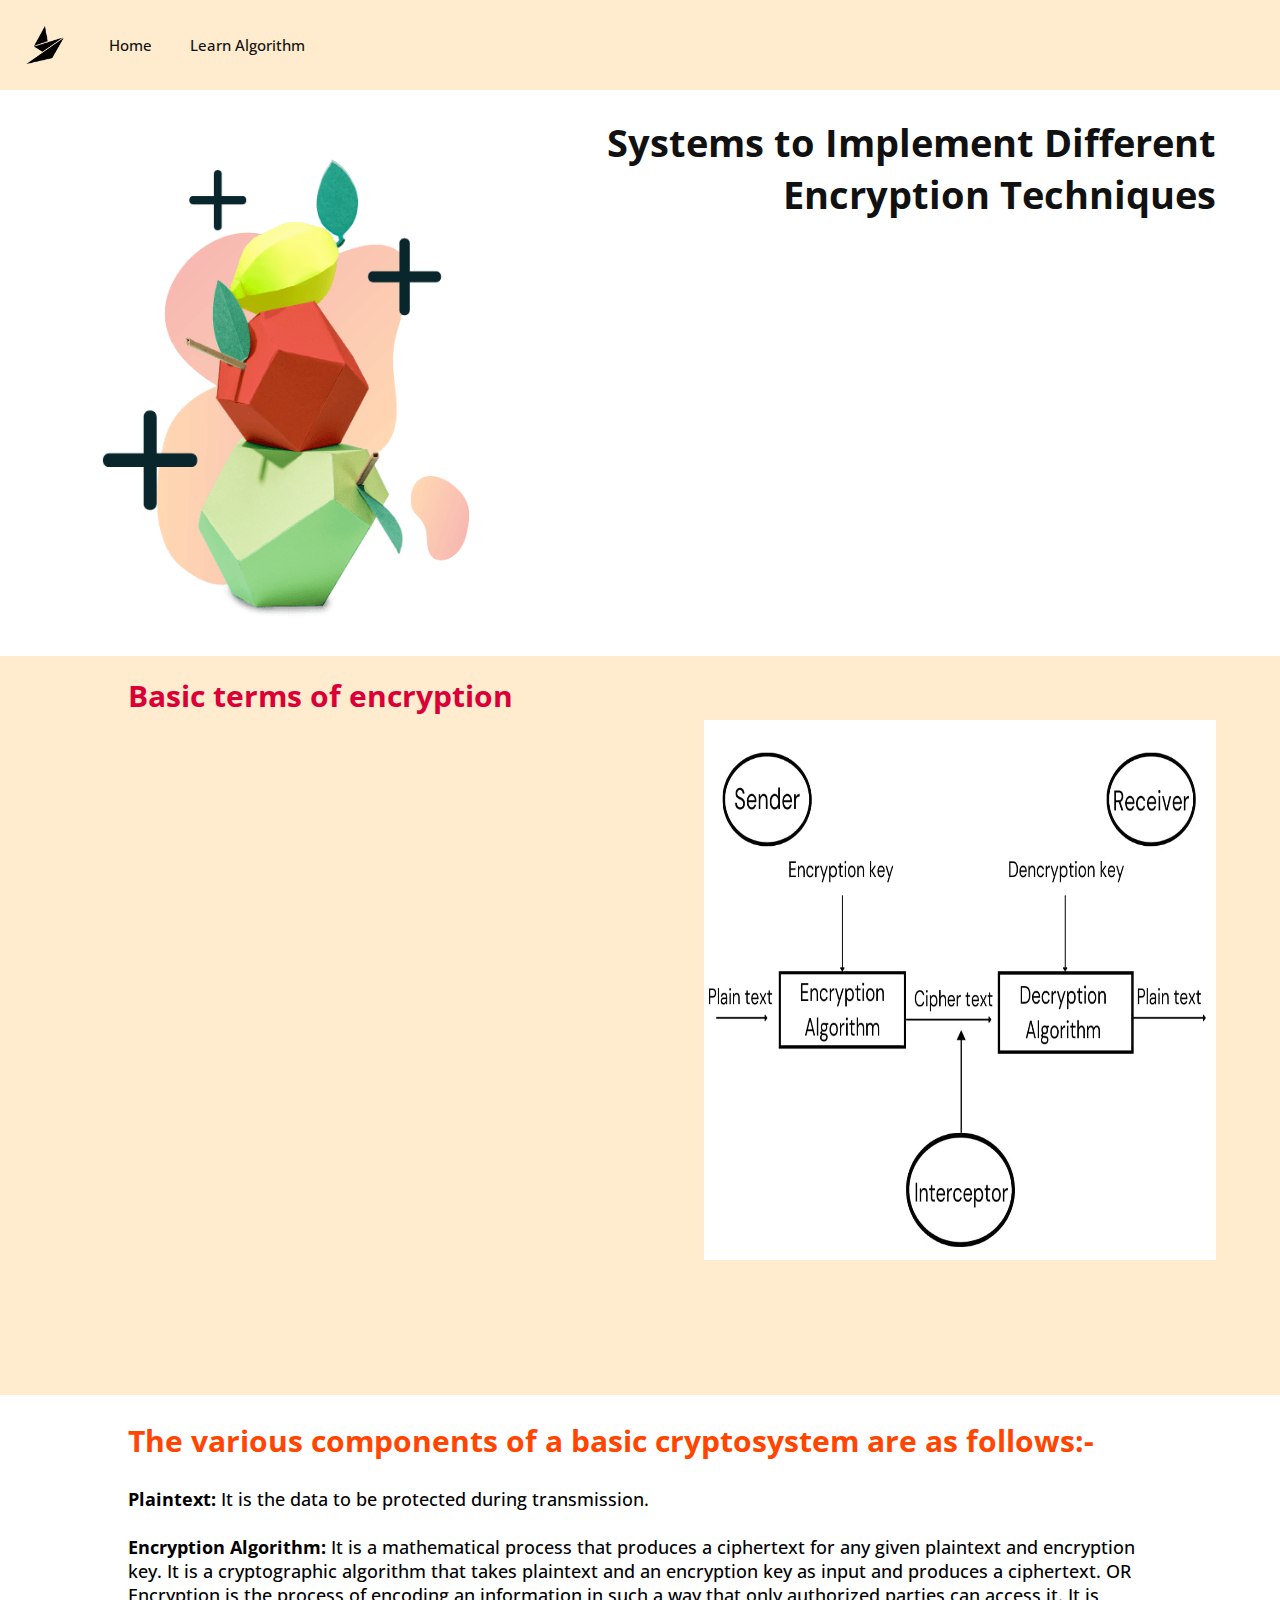
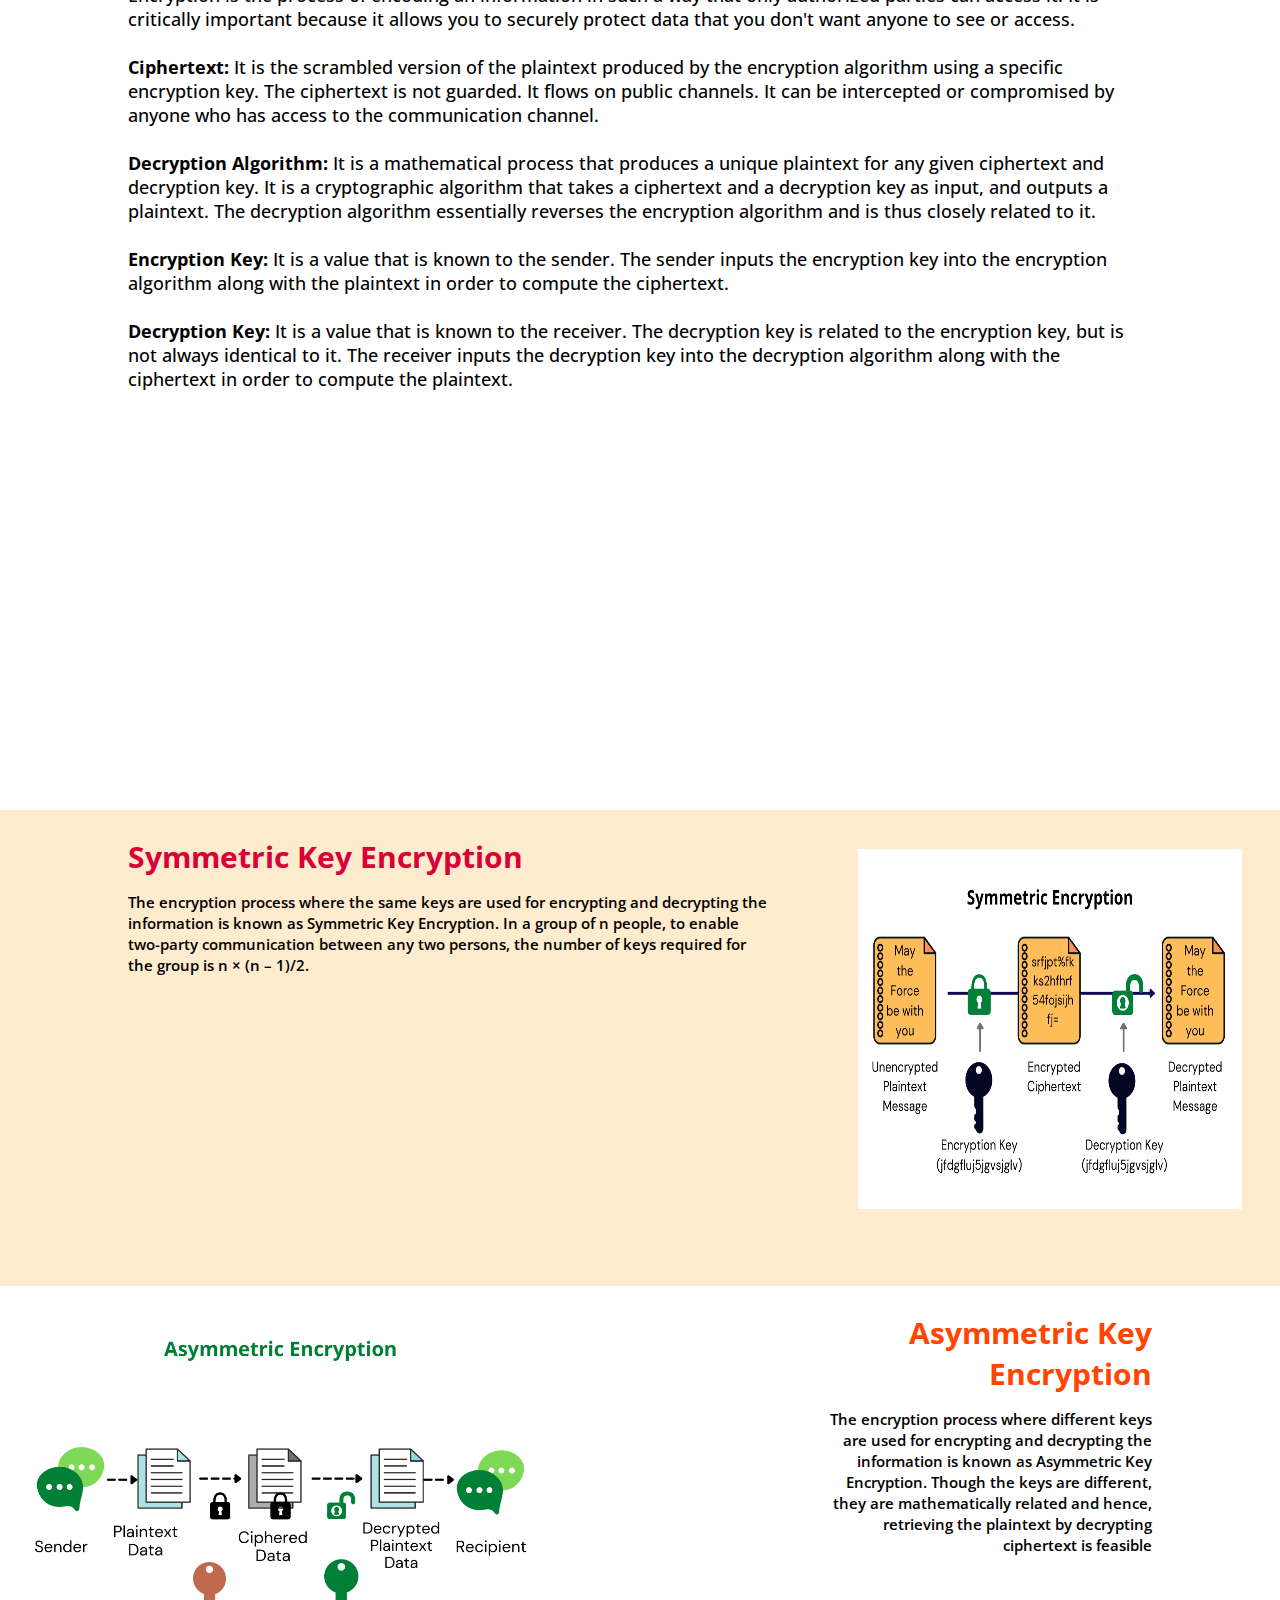
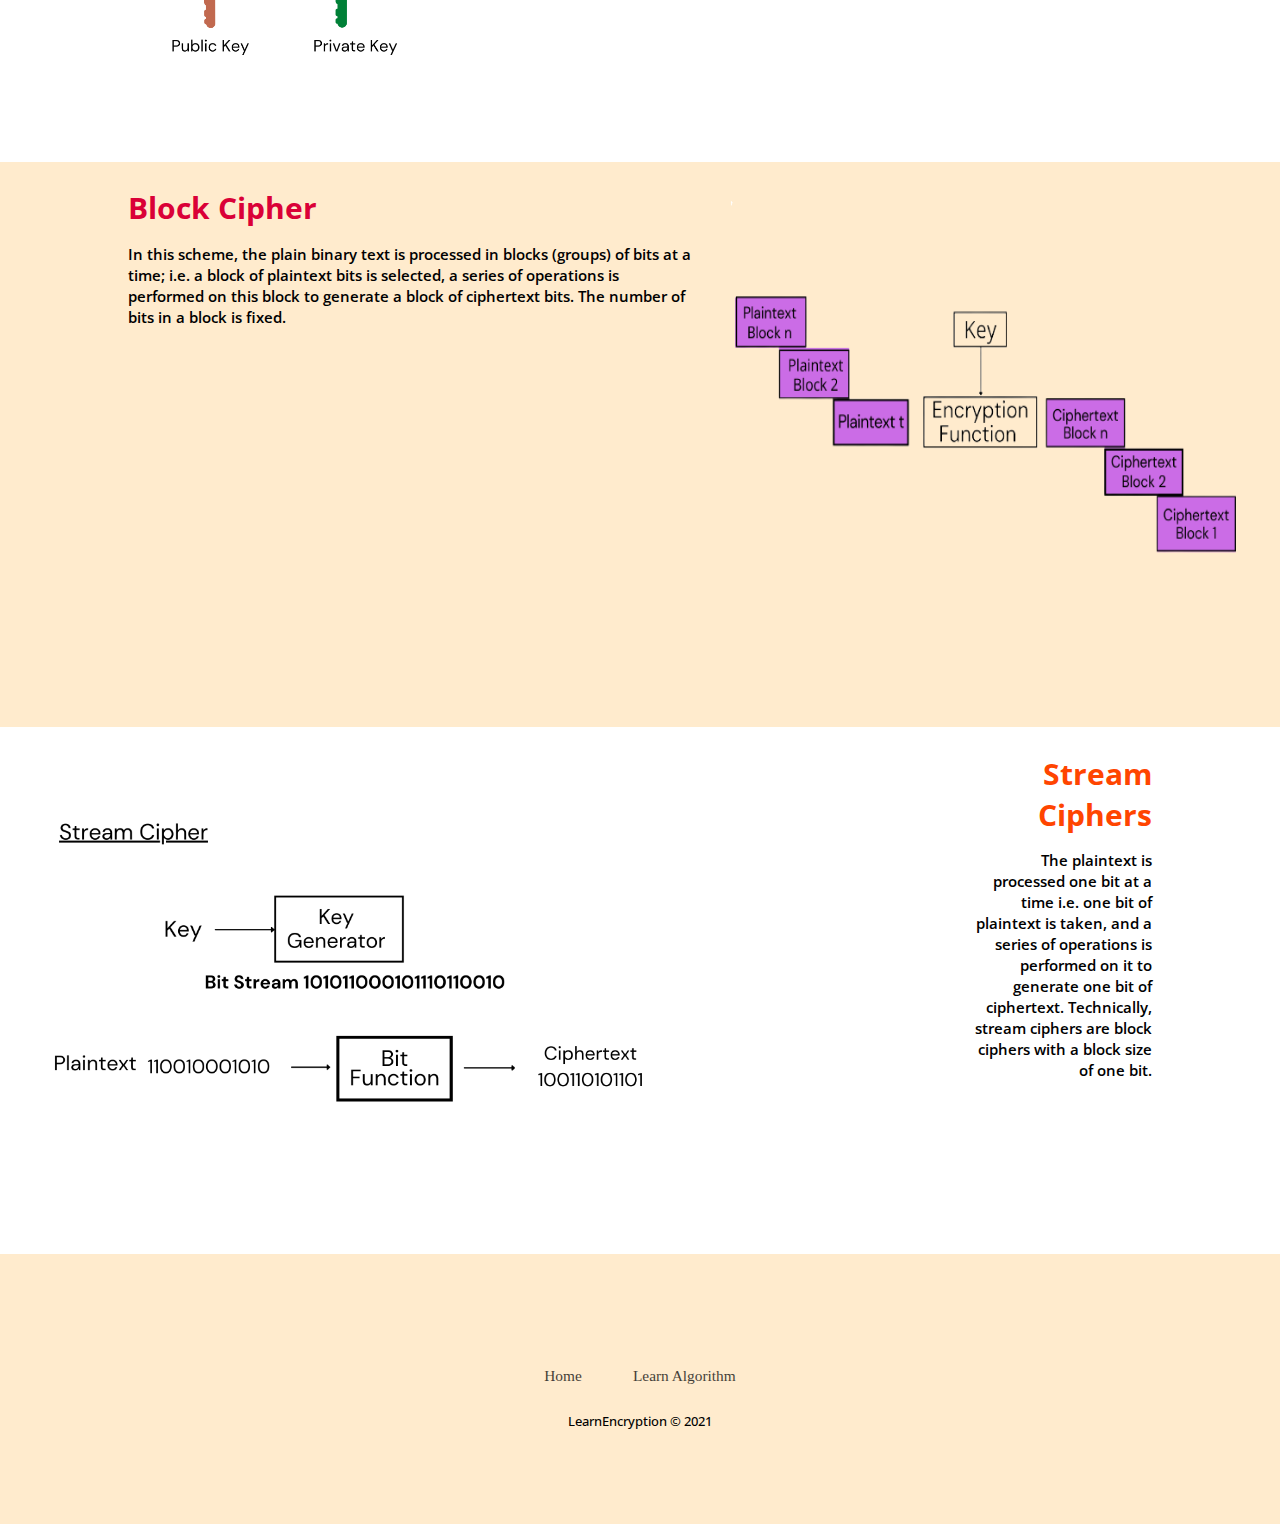
<file: Home.html>
<!DOCTYPE html>
<html lang="en">
<head>
    <meta charset="UTF-8">
    <meta http-equiv="X-UA-Compatible" content="IE=edge">
    <meta name="viewport" content="width=device-width, initial-scale=1.0">
    <link rel="stylesheet" href="responsive1.css">
    <title>Learn Encryption</title>
    <link rel="short icon" href="youthedesigner.ico">
    
</head>
<header>
    <nav id="navv" class="navigation h-nav" style="height:10vh">
        <div class="logo nav-logo v-class">
            <img class="logoimg" src="youthedesigner.png" alt="">
        </div>
      <ul class="nav-list v-class">
        <li><a href="Home.html">Home</a></li>
        <li><a href="AES.html">Learn Algorithm</a></li>
        <!--<li><a href="abut.html">About</a></li>
        <li><a href="#">Blog</a></li>-->
      </ul>
      <div class="burger" onclick="menuu()">
        <div class="line"></div>
        <div class="line"></div>
        <div class="line"></div>
      </div>
    </nav>
</header>
<body>
    <div class="conta">
      <div class="head">
        <img class="headimg" src="Header-Images-Features-Prod.png" alt="">
        <h2>Systems to Implement Different Encryption Techniques</h2>
    </div>
    <div class="blcc">
      <img class="blc" src="basics of encryption.jpeg" alt="" >
    <div class="block">
      <h3>Basic terms of encryption</h3>
    </div>
  </div>
    <!--<div class="mid1">
      <img class="mid1img" src="s1.jpeg" alt="" >-->
    <div class="middle1">
      <h3>The various components of a basic cryptosystem are as follows:- </h3>
      <div class="para1">
        <p><b>Plaintext:</b> It is the data to be protected during transmission.</p><br>
        <p><b>Encryption Algorithm:</b> It is a mathematical process that produces a ciphertext for any given plaintext and encryption key. It is a cryptographic algorithm that takes plaintext and an encryption key as input and produces a ciphertext.
				OR
        Encryption is the process of encoding an information in such a way that only authorized parties can access it. It is critically important because it allows you to securely protect data that you don't want anyone to see or access.</p><br>
        <p><b>Ciphertext:</b>  It is the scrambled version of the plaintext produced by the encryption algorithm using a specific encryption key. The ciphertext is not guarded. It flows on public channels. It can be intercepted or compromised by anyone who has access to the communication channel.</p><br>
        <p><b>Decryption Algorithm:</b>  It is a mathematical process that produces a unique plaintext for any given ciphertext and decryption key. It is a cryptographic algorithm that takes a ciphertext and a decryption key as input, and outputs a plaintext. The decryption algorithm essentially reverses the encryption algorithm and is thus closely related to it.</p><br>
        <p><b>Encryption Key:</b> It is a value that is known to the sender. The sender inputs the encryption key into the encryption algorithm along with the plaintext in order to compute the ciphertext.</p><br>
        <p><b>Decryption Key:</b> It is a value that is known to the receiver. The decryption key is related to the encryption key, but is not always identical to it. The receiver inputs the decryption key into the decryption algorithm along with the ciphertext in order to compute the plaintext.</p><br>
      </div>
    </div>
    <div class="mid2">
      <img class="mid2img" src="symmetric.png" alt="" >
    <div class="middle2">
      <h3>Symmetric Key Encryption</h3>
      <div class="para2">
    <p>The encryption process where the same keys are used for encrypting and decrypting the information is known as Symmetric Key Encryption. In a group of n people, to enable two-party communication between any two persons, the number of keys required for the group is n × (n – 1)/2.</p>
    </div>
    </div>
  </div>
    <div class="mid3">
      <img class="mid3img" src="asymmetric2.png" alt="" >
    <div class="middle3">
      <h3>Asymmetric Key Encryption</h3>
      <div class="para3">
      <p>The encryption process where different keys are used for encrypting and decrypting the information is known as Asymmetric Key Encryption. Though the keys are different, they are mathematically related and hence, retrieving the plaintext by decrypting ciphertext is feasible</p>
    </div>
  </div>
</div>
    <div class="mid4">
      <img class="mid4img" src="block2.png" alt="">
    <div class="middle4">
      <h3>Block Cipher</h3>
      <div class="para4">
      <p>In this scheme, the plain binary text is processed in blocks (groups) of bits at a time; i.e. a block of plaintext bits is selected, a series of operations is performed on this block to generate a block of ciphertext bits. The number of bits in a block is fixed.</p>
    </div>
    </div>
  </div>
    <div class="mid">
      <img class="midimg" src="stream.png" alt="" >
    <div class="middle5">
      <h3>Stream Ciphers</h3>
      <div class="para">
      <p>The plaintext is processed one bit at a time i.e. one bit of plaintext is taken, and a series of operations is performed on it to generate one bit of ciphertext. Technically, stream ciphers are block ciphers with a block size of one bit.</p>
    </div>
    </div>
  </div>
  </div>
  <footer class="foot">
    <ul>
        <li><a href="Home.html">Home</a></li>
        <li><a href="AES.html">Learn Algorithm</a></li>
      <!-- <li><a href="#">About</a></li>
        <li><a href="#">Blog</a></li>-->
    </ul>
    <!-- <div class="lin">
      <ul>
        <li><a href="#">LearnEncryption.com</a></li>
      </ul>
    </div> -->
    <p class="footend">LearnEncryption &copy; 2021 </p>
  </footer> 
  <script src="homenav.js"></script> 
</body>
</html>
</file>
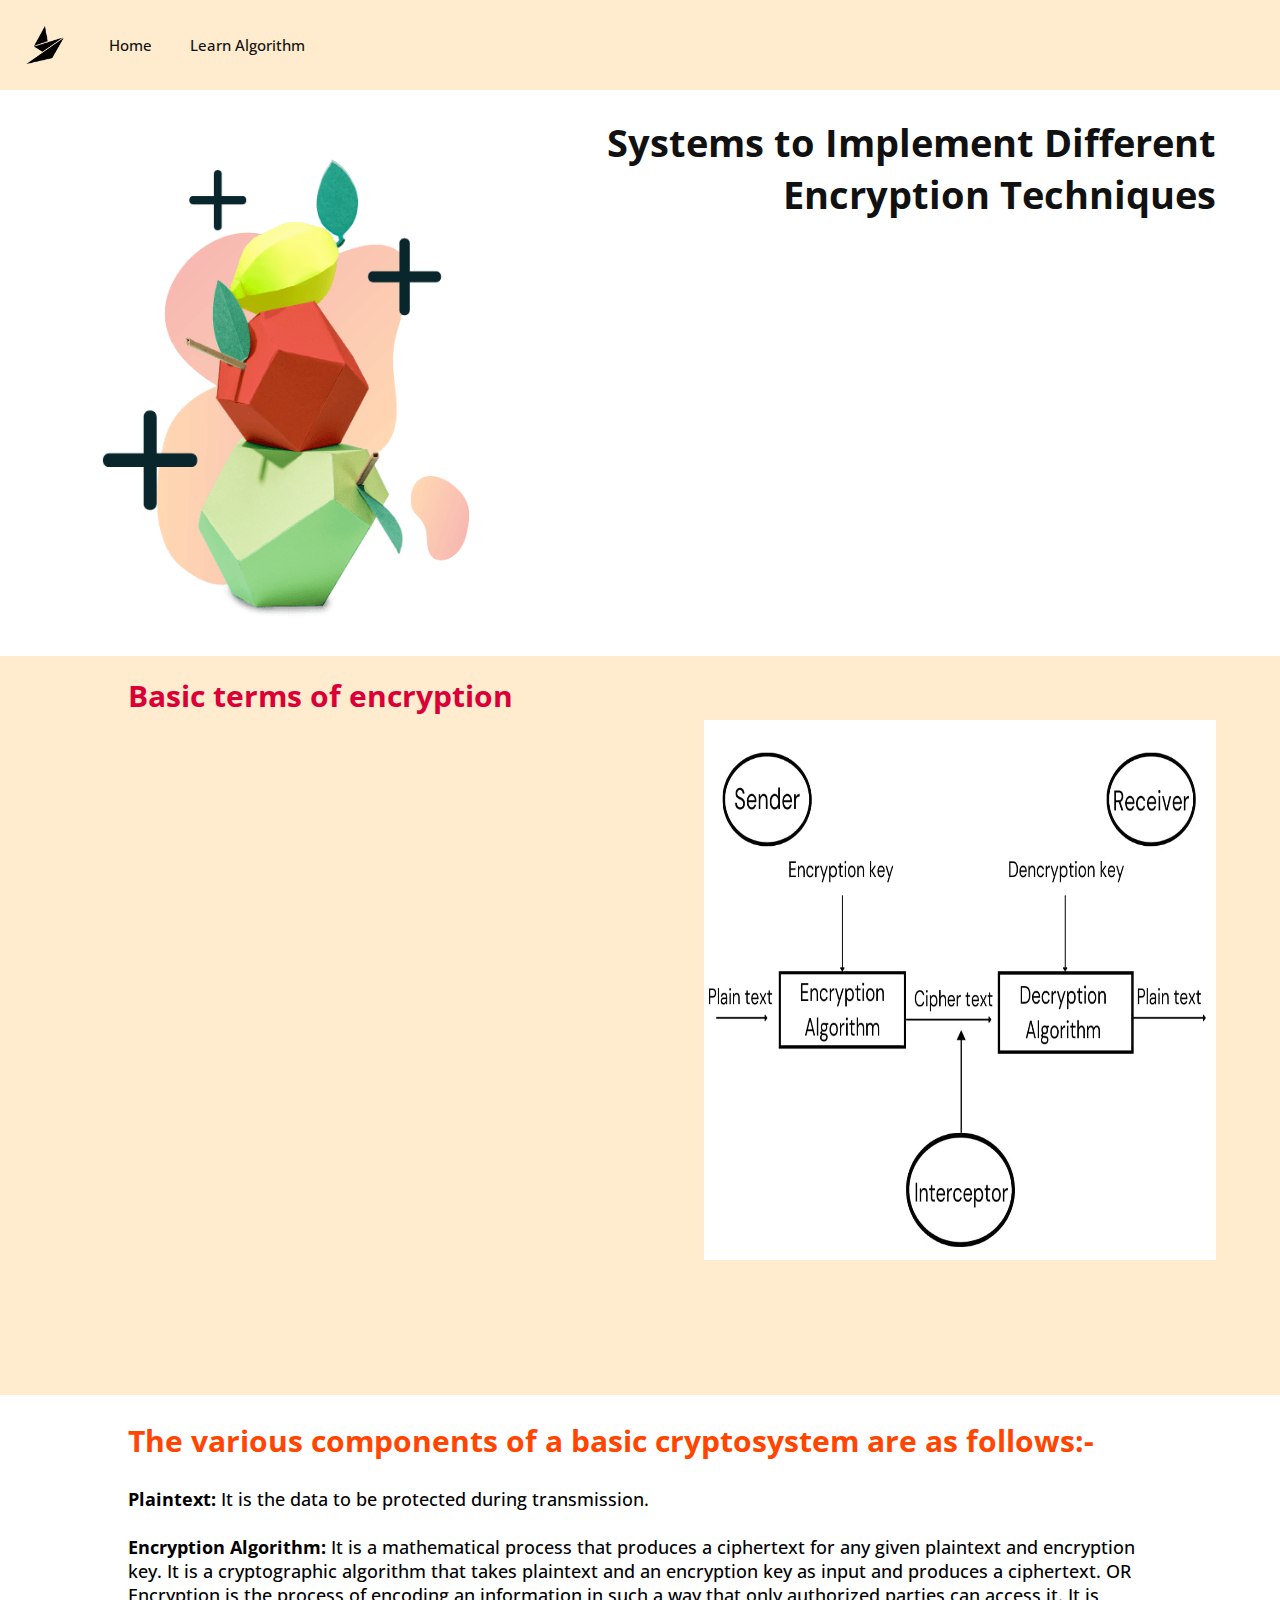
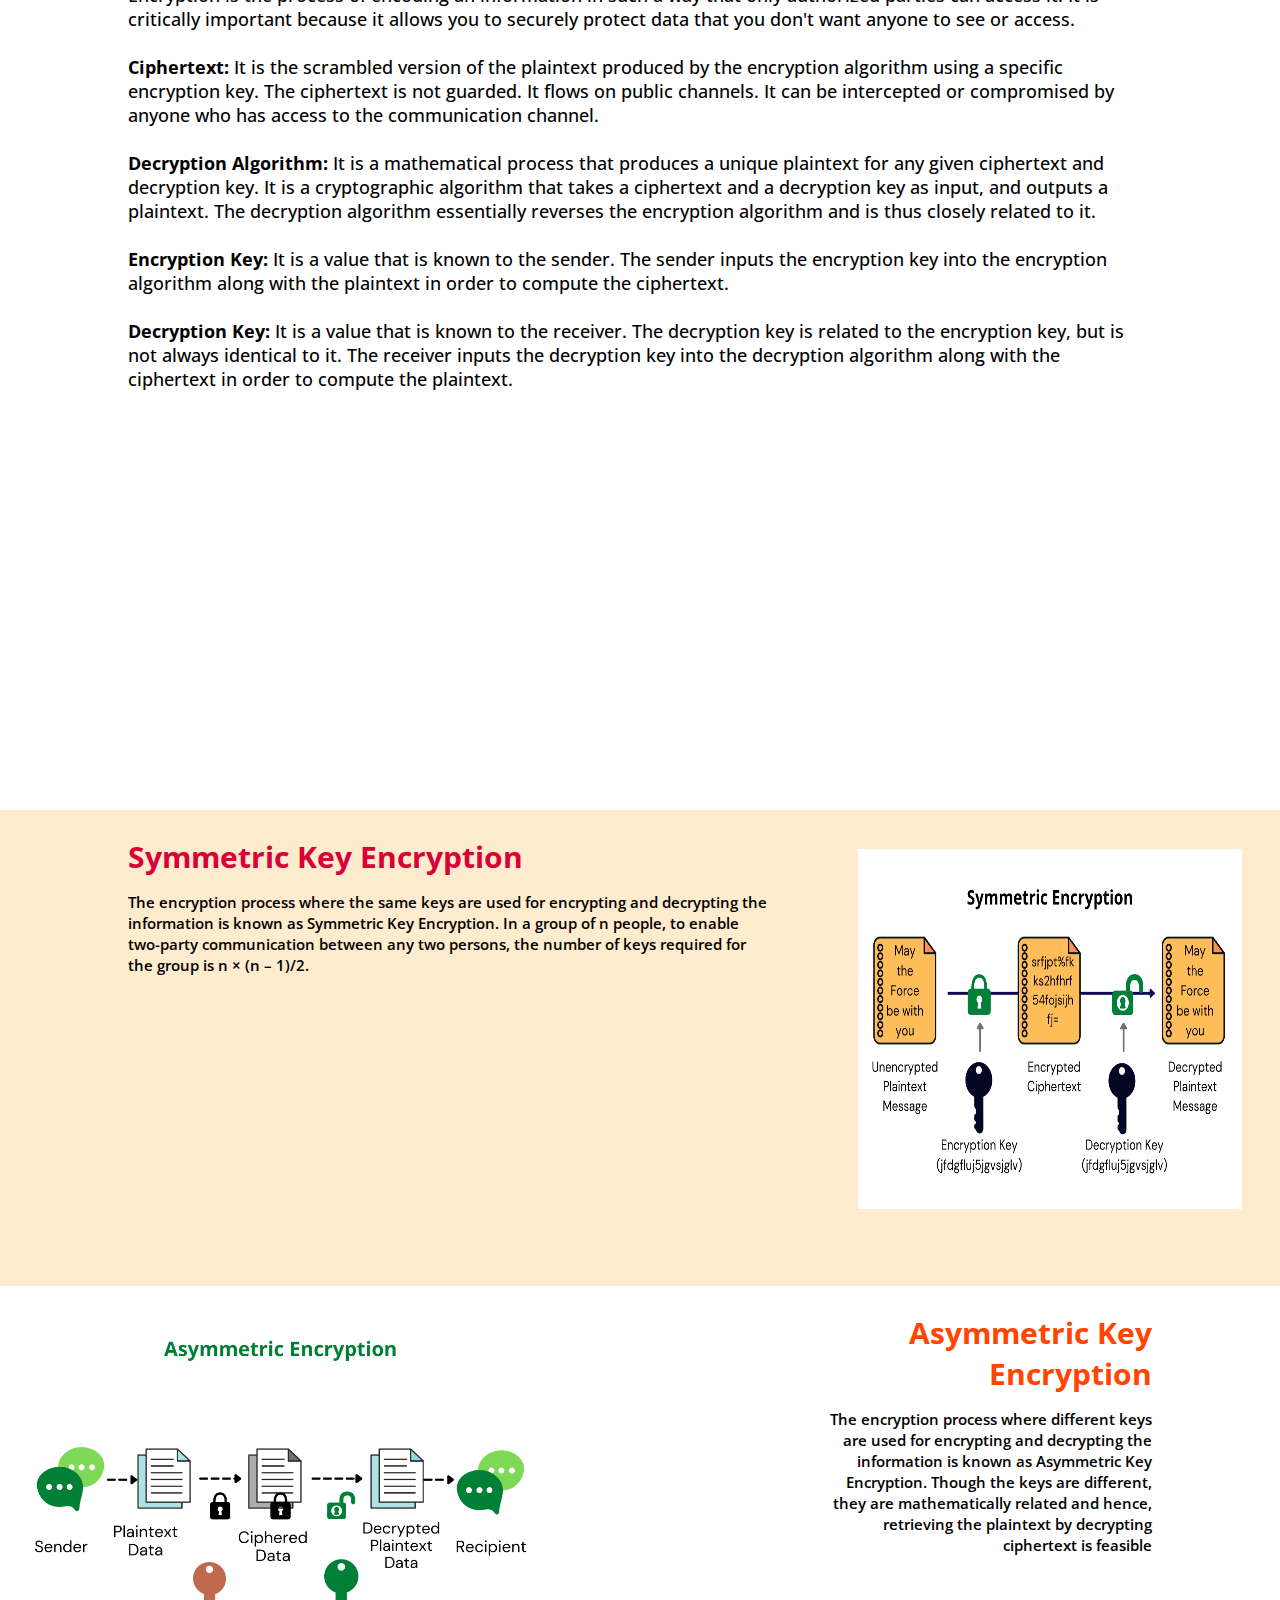
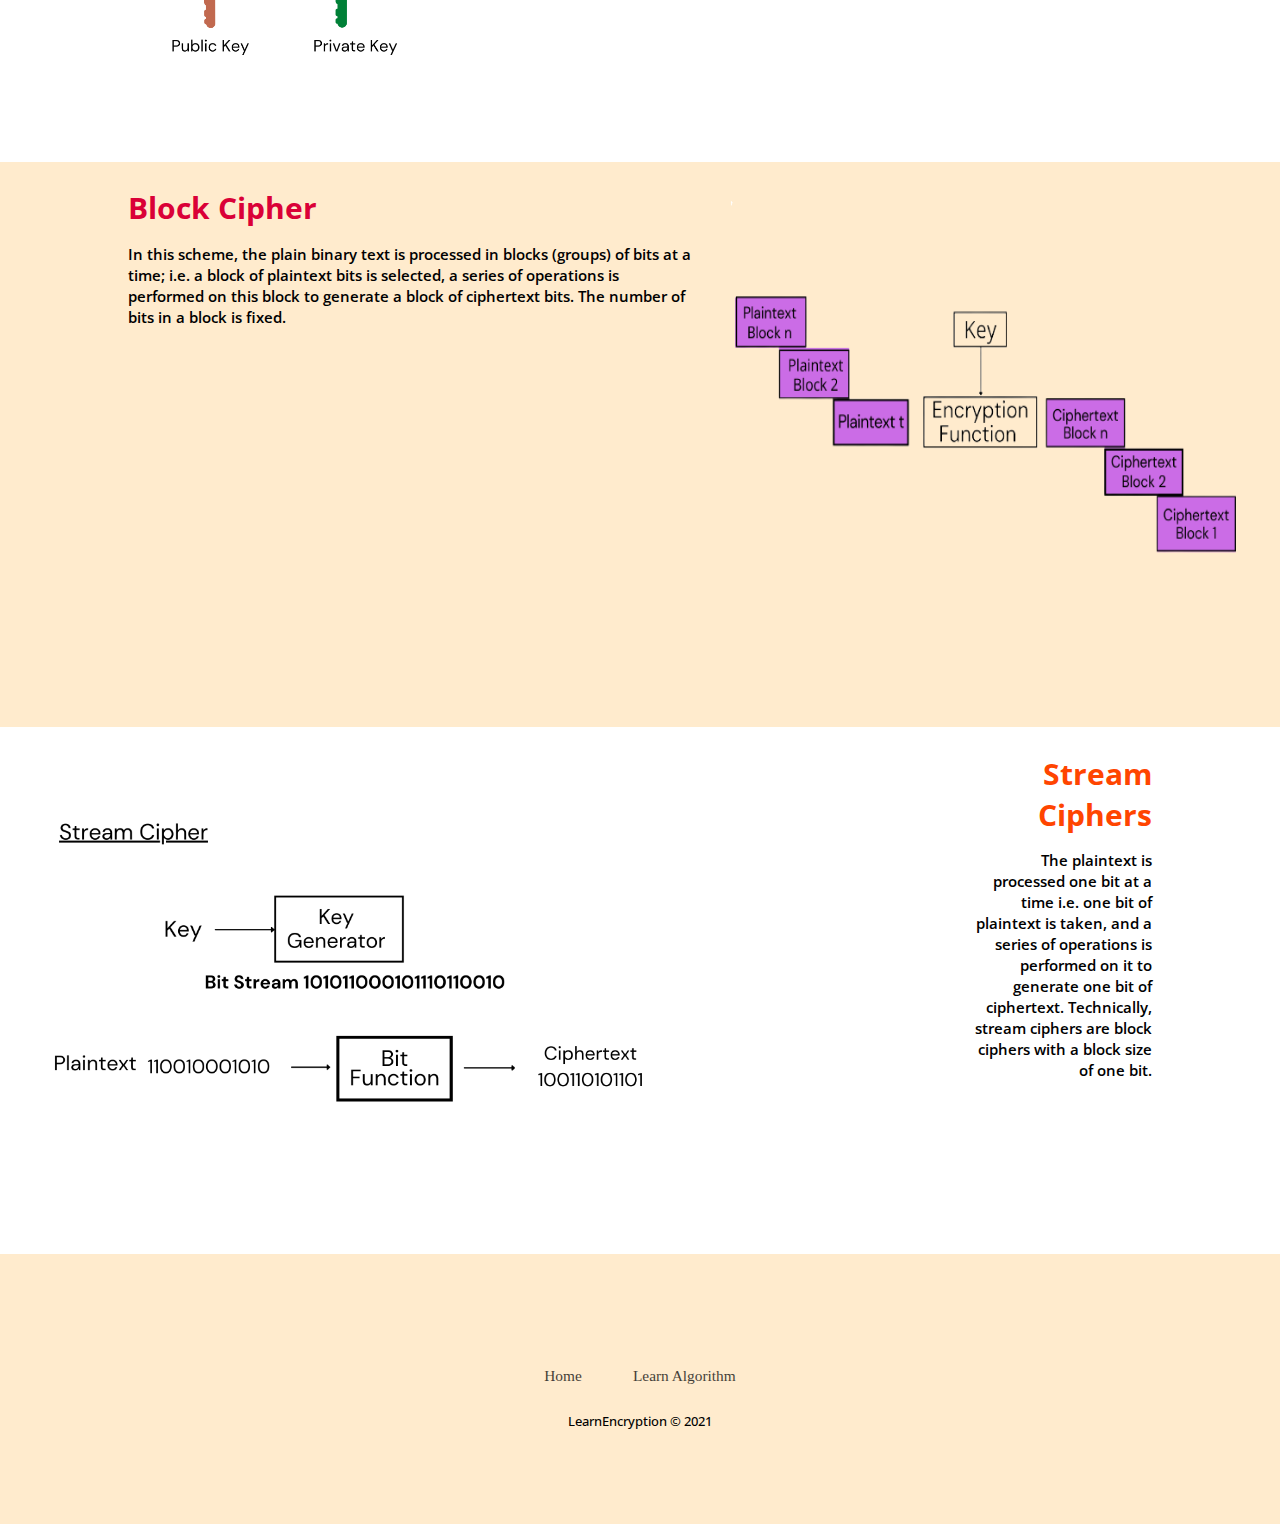
<file: home.html>
<!DOCTYPE html>
<html lang="en">
<head>
    <meta charset="UTF-8">
    <meta http-equiv="X-UA-Compatible" content="IE=edge">
    <meta name="viewport" content="width=device-width, initial-scale=1.0">
    <link rel="stylesheet" href="responsive1.css">
    <title>Learn Encryption</title>
    <link rel="short icon" href="youthedesigner.ico">
    
</head>
<header>
    <nav id="navv" class="navigation h-nav" style="height:10vh">
        <div class="logo nav-logo v-class">
            <img class="logoimg" src="youthedesigner.png" alt="">
        </div>
      <ul class="nav-list v-class">
        <li><a href="Home.html">Home</a></li>
        <li><a href="AES.html">Learn Algorithm</a></li>
        <!--<li><a href="abut.html">About</a></li>
        <li><a href="#">Blog</a></li>-->
      </ul>
      <div class="burger" onclick="menuu()">
        <div class="line"></div>
        <div class="line"></div>
        <div class="line"></div>
      </div>
    </nav>
</header>
<body>
    <div class="conta">
      <div class="head">
        <img class="headimg" src="Header-Images-Features-Prod.png" alt="">
        <h2>Systems to Implement Different Encryption Techniques</h2>
    </div>
    <div class="blcc">
      <img class="blc" src="basics of encryption.jpeg" alt="" >
    <div class="block">
      <h3>Basic terms of encryption</h3>
    </div>
  </div>
    <!--<div class="mid1">
      <img class="mid1img" src="s1.jpeg" alt="" >-->
    <div class="middle1">
      <h3>The various components of a basic cryptosystem are as follows:- </h3>
      <div class="para1">
        <p><b>Plaintext:</b> It is the data to be protected during transmission.</p><br>
        <p><b>Encryption Algorithm:</b> It is a mathematical process that produces a ciphertext for any given plaintext and encryption key. It is a cryptographic algorithm that takes plaintext and an encryption key as input and produces a ciphertext.
				OR
        Encryption is the process of encoding an information in such a way that only authorized parties can access it. It is critically important because it allows you to securely protect data that you don't want anyone to see or access.</p><br>
        <p><b>Ciphertext:</b>  It is the scrambled version of the plaintext produced by the encryption algorithm using a specific encryption key. The ciphertext is not guarded. It flows on public channels. It can be intercepted or compromised by anyone who has access to the communication channel.</p><br>
        <p><b>Decryption Algorithm:</b>  It is a mathematical process that produces a unique plaintext for any given ciphertext and decryption key. It is a cryptographic algorithm that takes a ciphertext and a decryption key as input, and outputs a plaintext. The decryption algorithm essentially reverses the encryption algorithm and is thus closely related to it.</p><br>
        <p><b>Encryption Key:</b> It is a value that is known to the sender. The sender inputs the encryption key into the encryption algorithm along with the plaintext in order to compute the ciphertext.</p><br>
        <p><b>Decryption Key:</b> It is a value that is known to the receiver. The decryption key is related to the encryption key, but is not always identical to it. The receiver inputs the decryption key into the decryption algorithm along with the ciphertext in order to compute the plaintext.</p><br>
      </div>
    </div>
    <div class="mid2">
      <img class="mid2img" src="symmetric.png" alt="" >
    <div class="middle2">
      <h3>Symmetric Key Encryption</h3>
      <div class="para2">
    <p>The encryption process where the same keys are used for encrypting and decrypting the information is known as Symmetric Key Encryption. In a group of n people, to enable two-party communication between any two persons, the number of keys required for the group is n × (n – 1)/2.</p>
    </div>
    </div>
  </div>
    <div class="mid3">
      <img class="mid3img" src="asymmetric2.png" alt="" >
    <div class="middle3">
      <h3>Asymmetric Key Encryption</h3>
      <div class="para3">
      <p>The encryption process where different keys are used for encrypting and decrypting the information is known as Asymmetric Key Encryption. Though the keys are different, they are mathematically related and hence, retrieving the plaintext by decrypting ciphertext is feasible</p>
    </div>
  </div>
</div>
    <div class="mid4">
      <img class="mid4img" src="block2.png" alt="">
    <div class="middle4">
      <h3>Block Cipher</h3>
      <div class="para4">
      <p>In this scheme, the plain binary text is processed in blocks (groups) of bits at a time; i.e. a block of plaintext bits is selected, a series of operations is performed on this block to generate a block of ciphertext bits. The number of bits in a block is fixed.</p>
    </div>
    </div>
  </div>
    <div class="mid">
      <img class="midimg" src="stream.png" alt="" >
    <div class="middle5">
      <h3>Stream Ciphers</h3>
      <div class="para">
      <p>The plaintext is processed one bit at a time i.e. one bit of plaintext is taken, and a series of operations is performed on it to generate one bit of ciphertext. Technically, stream ciphers are block ciphers with a block size of one bit.</p>
    </div>
    </div>
  </div>
  </div>
  <footer class="foot">
    <ul>
        <li><a href="Home.html">Home</a></li>
        <li><a href="AES.html">Learn Algorithm</a></li>
      <!-- <li><a href="#">About</a></li>
        <li><a href="#">Blog</a></li>-->
    </ul>
    <!-- <div class="lin">
      <ul>
        <li><a href="#">LearnEncryption.com</a></li>
      </ul>
    </div> -->
    <p class="footend">LearnEncryption &copy; 2021 </p>
  </footer> 
  <script src="homenav.js"></script> 
</body>
</html>
</file>
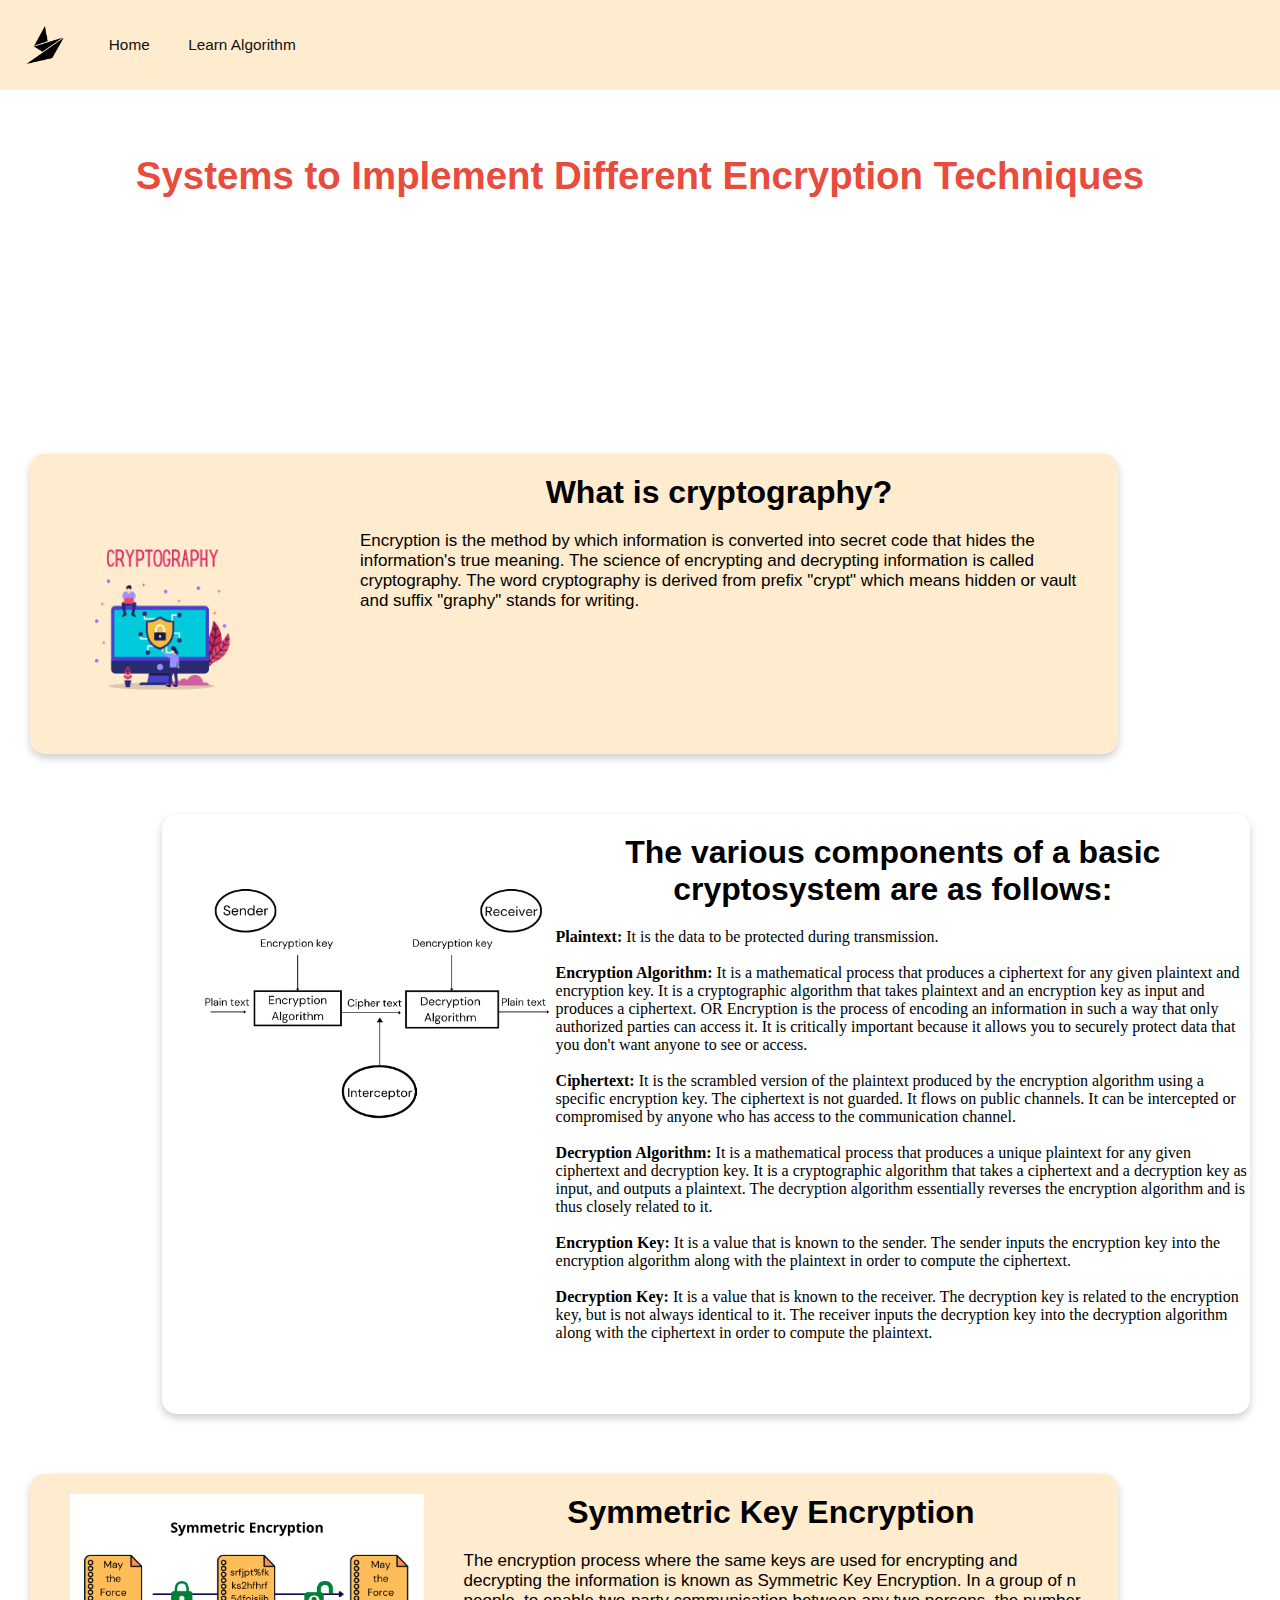
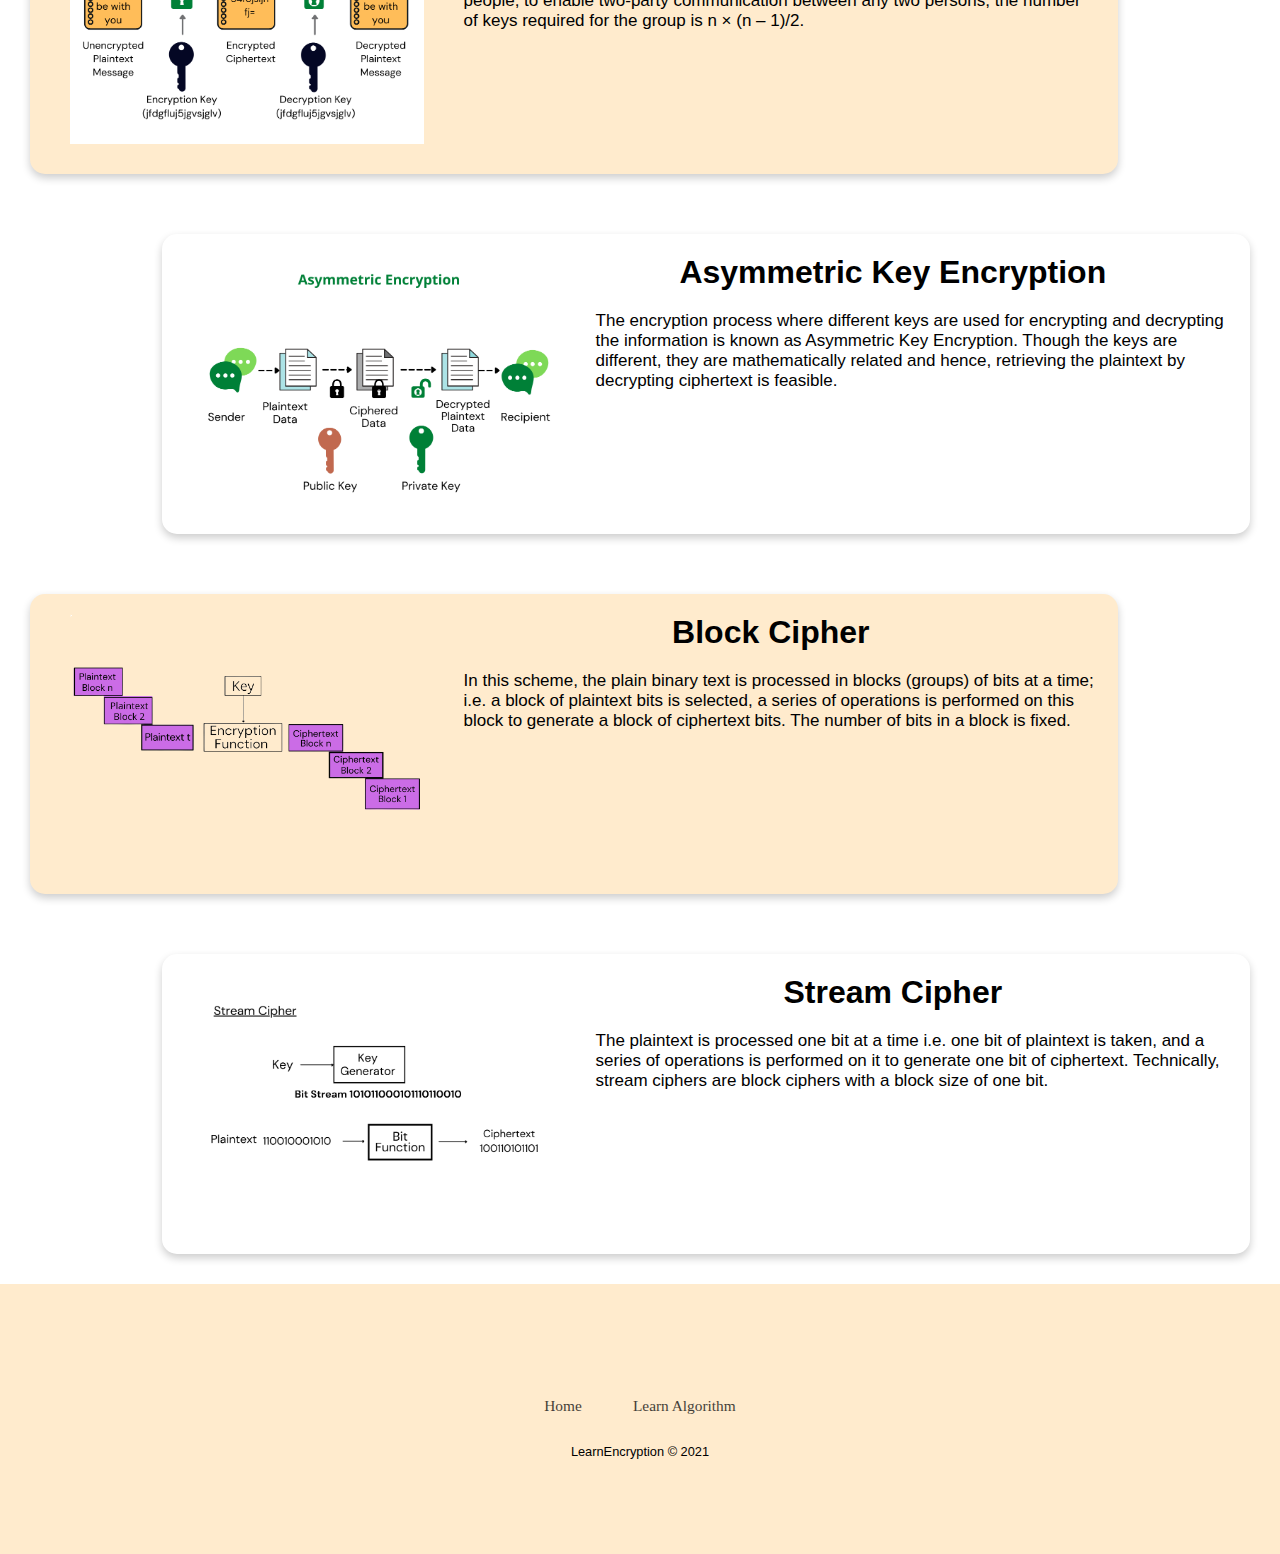
<file: home2.html>
<!DOCTYPE html>
<html lang="en">
<head>
    <meta charset="UTF-8">
    <meta http-equiv="X-UA-Compatible" content="IE=edge">
    <meta name="viewport" content="width=device-width, initial-scale=1.0">
    <link rel="stylesheet" href="home.css">
    <title>Learn Encryption</title>
    <link rel="short icon" href="youthedesigner.ico">
    
</head>
<header>
    <nav id="navv" class="navigation h-nav" style="height:10vh">
        <div class="logo nav-logo v-class">
            <img class="logoimg" src="youthedesigner.png" alt="">
        </div>
      <ul class="nav-list v-class">
        <li><a href="home2.html">Home</a></li>
        <li><a href="AES.html">Learn Algorithm</a></li>
        <!--<li><a href="abut.html">About</a></li>
        <li><a href="#">Blog</a></li>-->
      </ul>
      <div class="burger" onclick="menuu()">
        <div class="line"></div>
        <div class="line"></div>
        <div class="line"></div>
      </div>
    </nav>
</header>
<body>
    <div class="conta">
      <div class="head">
        <h2>Systems to Implement Different Encryption Techniques</h2>
    </div>

      <div id="main-container">
        <div class="card-container">
            <div id="image">
            <img class="photo" src="Cryptography.png" alt=""></div>
            <div class="info">
                <h1 id="heading">What is cryptography?</h1>
                <p id="text">Encryption is the method by which information is converted into secret code that hides the information's true meaning. The science of encrypting and decrypting information is called cryptography. The word cryptography is derived from prefix "crypt" which means hidden or vault and suffix "graphy" stands for writing. 
                </p>
            </div>
        </div>
    </div>

    <div class="carda-container">
      <div id="imagea">
          <img class="photoa" src="basics of encryption.jpeg" alt=""></div>
      <div class="info">
          <h1 id="headinga">The various components of a basic cryptosystem are as follows:</h1>
          <p id="texta"> <p><b>Plaintext:</b> It is the data to be protected during transmission.</p><br>
          <p><b>Encryption Algorithm:</b> It is a mathematical process that produces a ciphertext for any given plaintext and encryption key. It is a cryptographic algorithm that takes plaintext and an encryption key as input and produces a ciphertext.
          OR
          Encryption is the process of encoding an information in such a way that only authorized parties can access it. It is critically important because it allows you to securely protect data that you don't want anyone to see or access.</p><br>
          <p><b>Ciphertext:</b>  It is the scrambled version of the plaintext produced by the encryption algorithm using a specific encryption key. The ciphertext is not guarded. It flows on public channels. It can be intercepted or compromised by anyone who has access to the communication channel.</p><br>
          <p><b>Decryption Algorithm:</b>  It is a mathematical process that produces a unique plaintext for any given ciphertext and decryption key. It is a cryptographic algorithm that takes a ciphertext and a decryption key as input, and outputs a plaintext. The decryption algorithm essentially reverses the encryption algorithm and is thus closely related to it.</p><br>
          <p><b>Encryption Key:</b> It is a value that is known to the sender. The sender inputs the encryption key into the encryption algorithm along with the plaintext in order to compute the ciphertext.</p><br>
          <p><b>Decryption Key:</b> It is a value that is known to the receiver. The decryption key is related to the encryption key, but is not always identical to it. The receiver inputs the decryption key into the decryption algorithm along with the ciphertext in order to compute the plaintext.</p><br>
          </p>
      </div>
  </div>
</div>

    <!--<div id="main-container">-->
        <div class="card1-container">
            <div id="first-image">
            <img class="photo1" src="symmetric.png" alt=""></div>
            <div class="info">
                <h1 id="heading1">Symmetric Key Encryption</h1>
                <p id="text1">The encryption process where the same keys are used for encrypting and decrypting the information is known as Symmetric Key Encryption. In a group of n people, to enable two-party communication between any two persons, the number of keys required for the group is n × (n – 1)/2.
                </p>
            </div>
        </div>
    <!--</div>-->
        <div class="card2-container">
            <div id="second-image">
                <img class="photo2" src="asymmetric2.png" alt=""></div>
            <div class="info">
                <h1 id="heading2">Asymmetric Key Encryption</h1>
                <p id="text2">The encryption process where different keys are used for encrypting and decrypting the information is known as Asymmetric Key Encryption. Though the keys are different, they are mathematically related and hence, retrieving the plaintext by decrypting ciphertext is feasible.
                </p>
            </div>
        </div>
    </div>
        <div class="card3-container">
            <div id="third-image">
            <img class="photo3" src="block2.png" alt=""></div>
            <div class="info">
                <h1 id="heading3">Block Cipher</h1>
                <p id="text3">In this scheme, the plain binary text is processed in blocks (groups) of bits at a time; i.e. a block of plaintext bits is selected, a series of operations is performed on this block to generate a block of ciphertext bits. The number of bits in a block is fixed.
                </p>
            </div>
        </div>
    </div>
    <div class="card4-container">
        <div id="fourth-image">
            <img class="photo4" src="stream.png" alt=""></div>
        <div class="info">
            <h1 id="heading4">Stream Cipher</h1>
            <p id="text4">The plaintext is processed one bit at a time i.e. one bit of plaintext is taken, and a series of operations is performed on it to generate one bit of ciphertext. Technically, stream ciphers are block ciphers with a block size of one bit.
            </p>
        </div>
    </div>
</div>
  <footer class="foot">
    <ul>
        <li><a href="home2.html">Home</a></li>
        <li><a href="AES.html">Learn Algorithm</a></li>
      <!-- <li><a href="#">About</a></li>
        <li><a href="#">Blog</a></li>-->
    </ul>
    <!-- <div class="lin">
      <ul>
        <li><a href="#">LearnEncryption.com</a></li>
      </ul>
    </div> -->
    <p class="footend">LearnEncryption &copy; 2021 </p>
  </footer> 
  <script src="home.js"></script> 
</body>
</html>
</file>
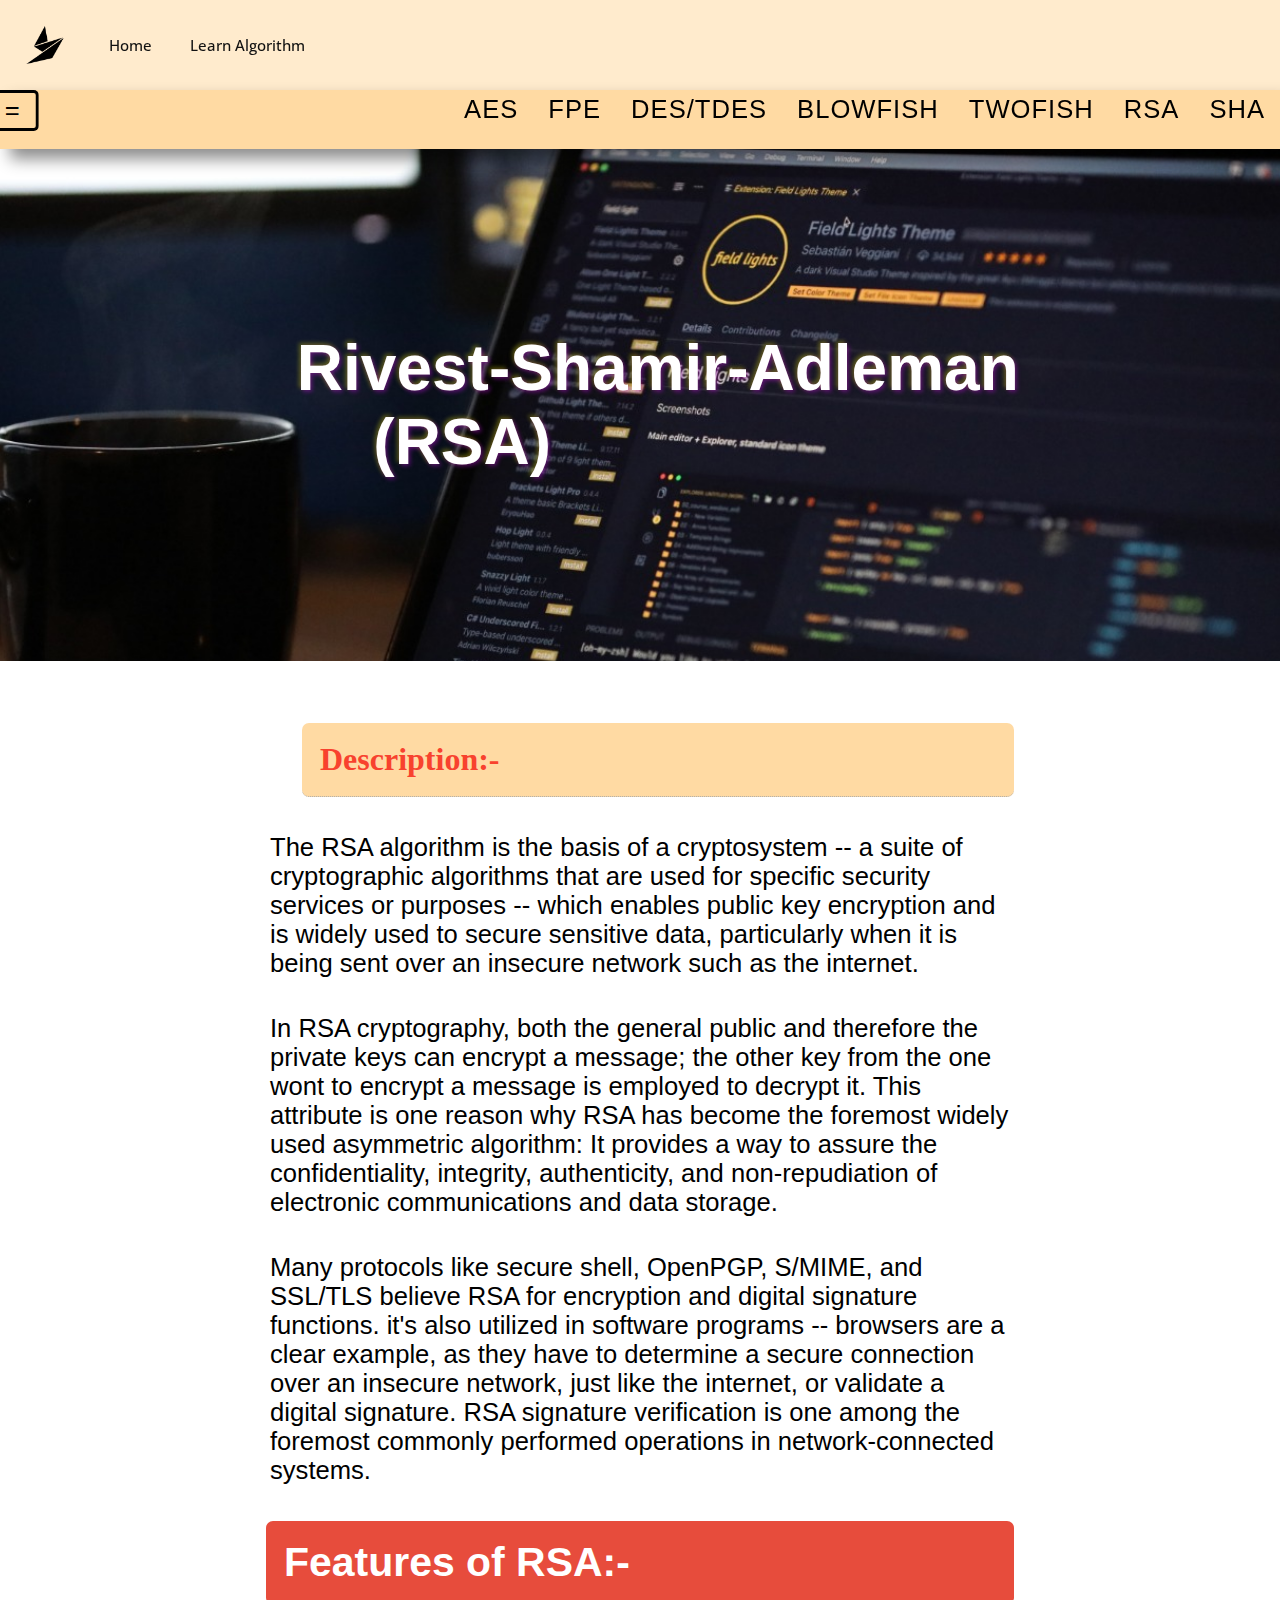
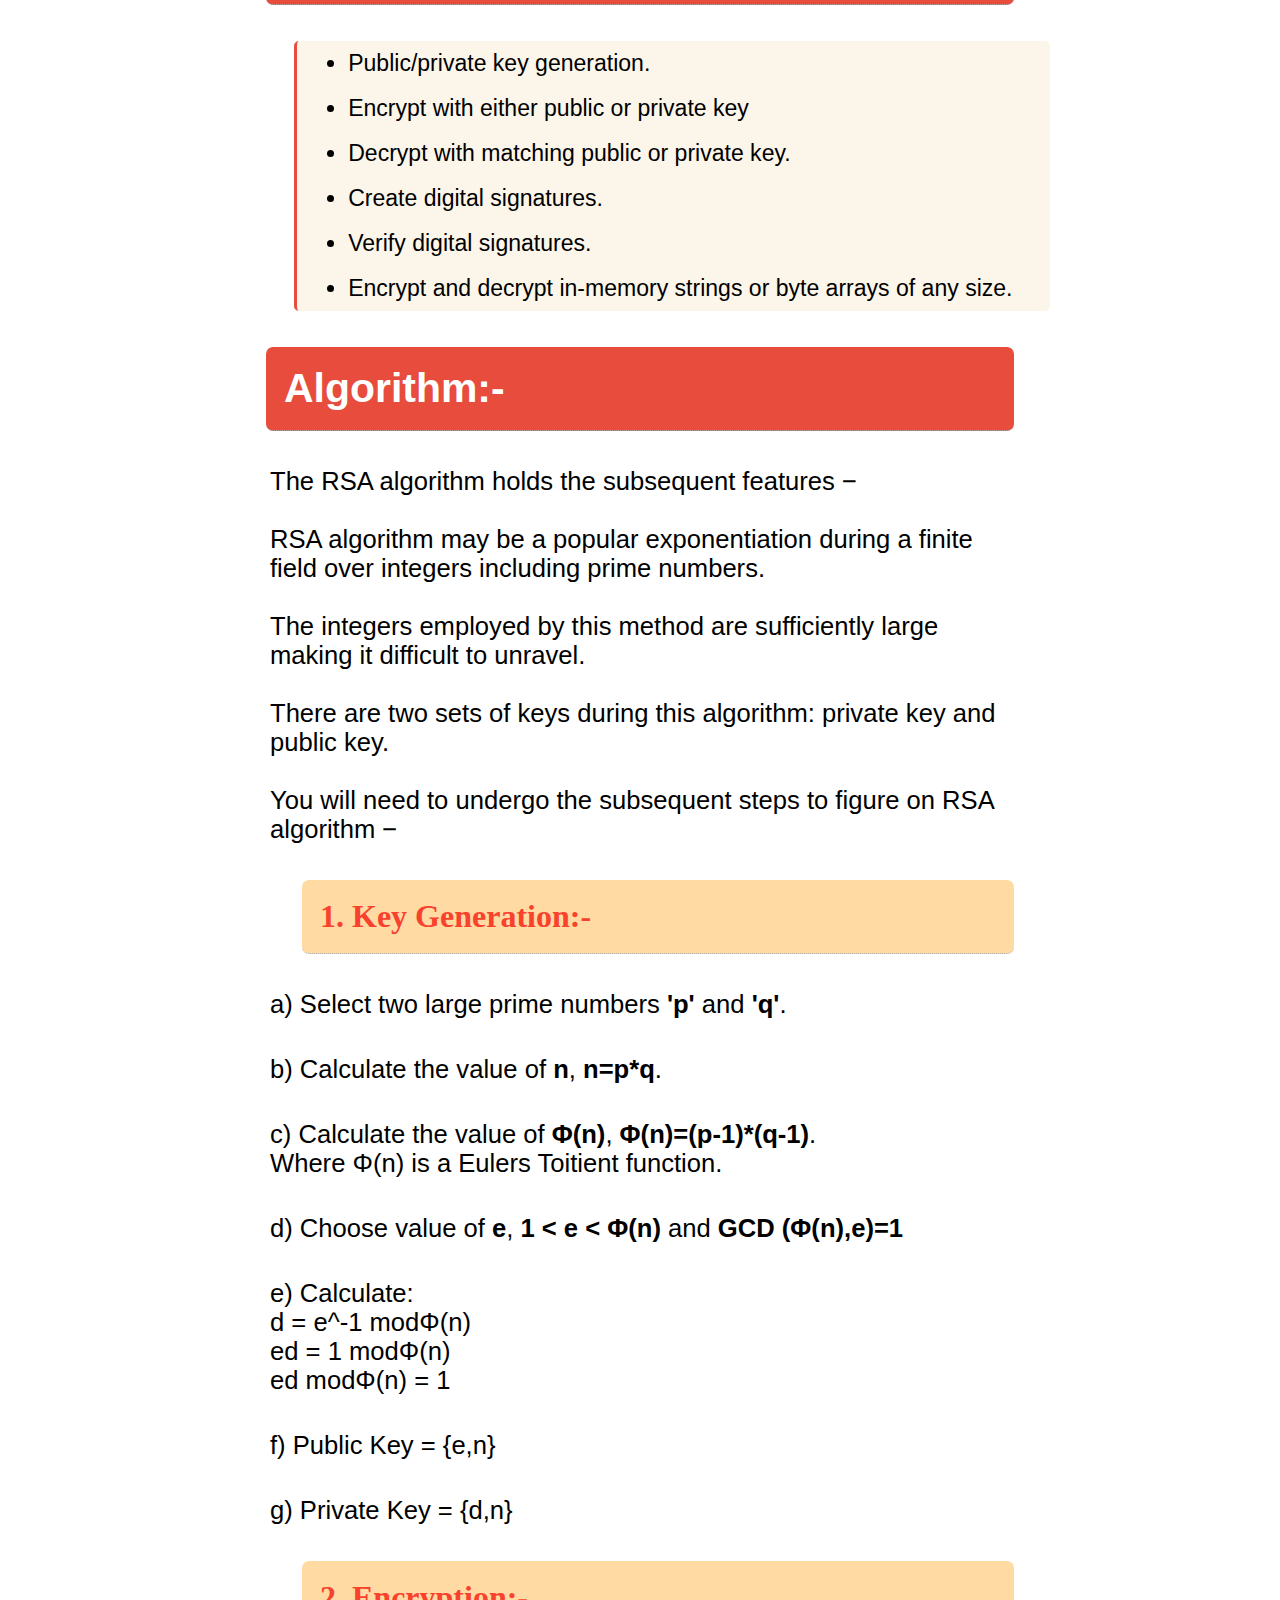
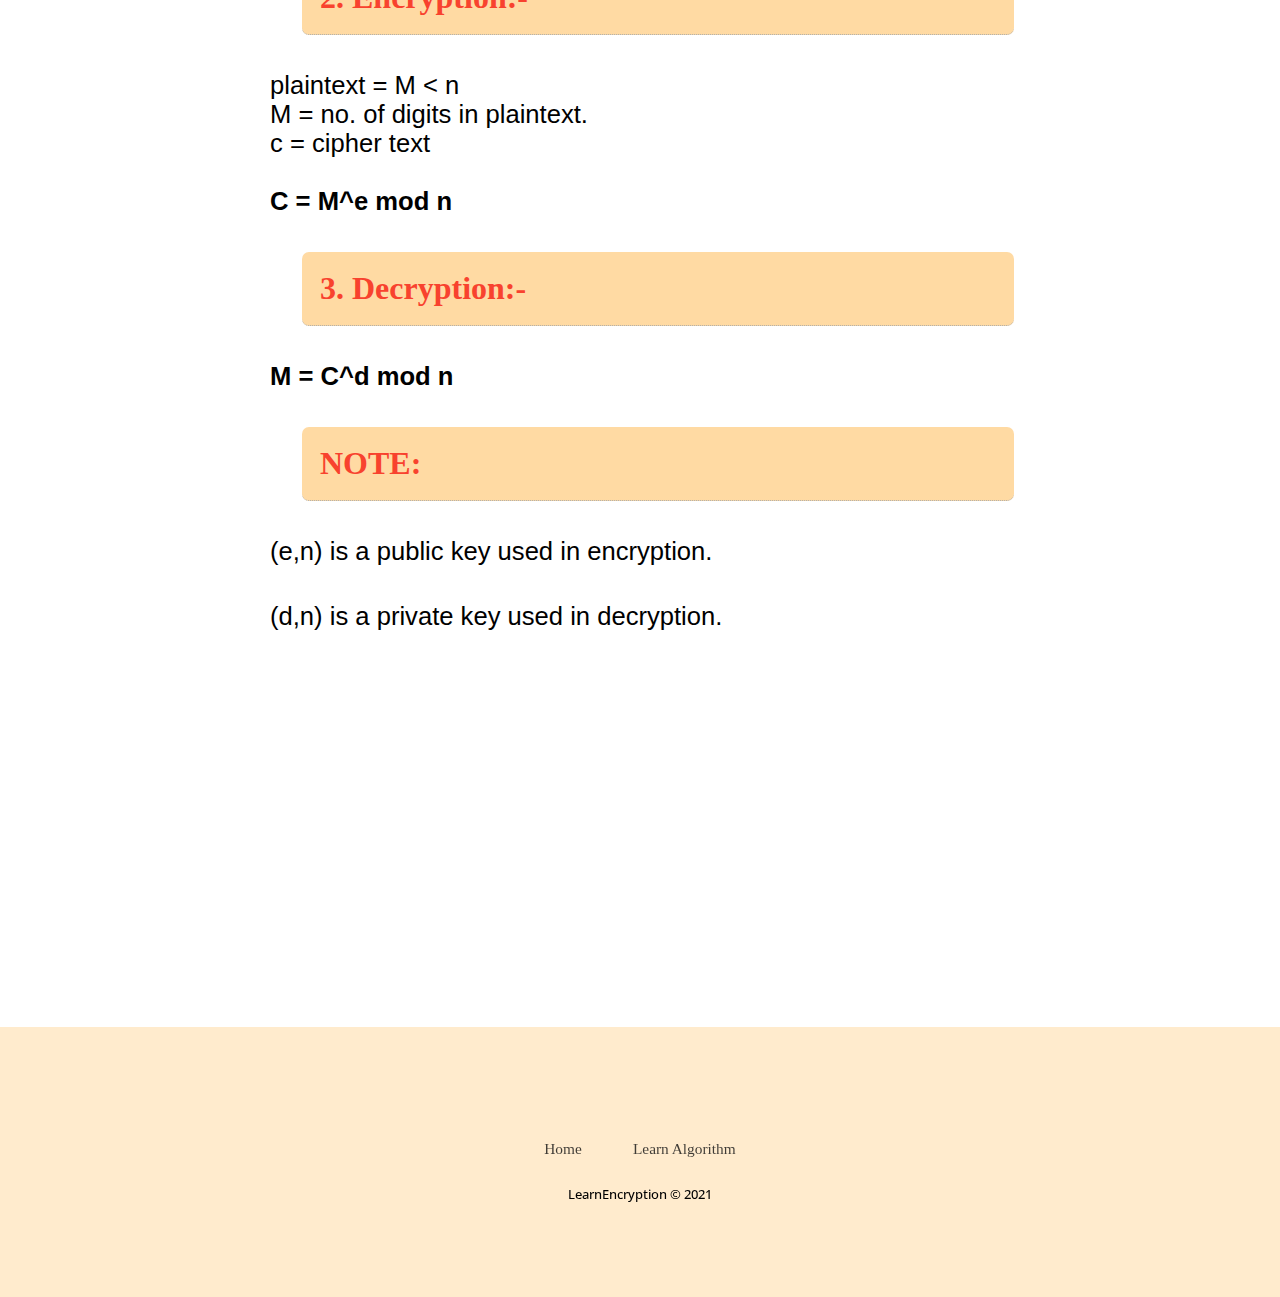
<file: RSA.html>
<!DOCTYPE html>
<html lang="en">

<head>
    <meta charset="UTF-8">
    <meta http-equiv="X-UA-Compatible" content="IE=edge">
    <meta name="viewport" content="width=device-width, initial-scale=1.0">
    <meta name="description"
        content="types of encryption algorithms. Tagged with encryption, algorithms, programming, career.">
    <meta name="keywords"
        content=" AES, encryption, algorithms, programming, career, software, coding, development, engineering, inclusive, community">
    <meta property="og:type" content="article" />
    <meta property="og:title" content="Types of Algorithms" />
    <title>Learn Encryption</title>
    <link rel="short icon" href="youthedesigner.ico">
    <link rel="stylesheet" href="InternTempCSSv2.css">
    <link rel="stylesheet" href="responsive1.css">
    <link rel="stylesheet" href="home.css">

    <script>
        function openNav() {
            // document.getElementById("sidenav").style.display = 'flex';
            document.getElementById("dsply").style.width = "71vw";
            document.getElementById("imga").style.width = "79vw";
            document.getElementById("sidenav").style.width = '19vw';
        }
        function closeNav() {
            // document.getElementById("sidenav").style.display = 'none';
            document.getElementById("sidenav").style.width = '0';
            document.getElementById("dsply").style.width = "91vw";
            document.getElementById("imga").style.width = "98vw";
        }
        function navButn()
        {
            if(document.getElementById("dsply").style.width ==="71vw")
            {
                console.log("if");
                closeNav();
                document.getElementById("navbutton").innerHTML = "&equals;";
            }
            else if(document.getElementById("dsply").style.width === "91vw")
            {
                console.log("else if");
                openNav();
                document.getElementById("navbutton").innerHTML = "&times;";
            }
            else{
            console.log("error")
            openNav();
            document.getElementById("navbutton").innerHTML = "&times";
            }
        }
    </script>
</head>

<body>
    <header>
          <!-- colleagues top navbar -->
          <nav id="navv" class="navigation h-nav" style="height:10vh">
            <div class="logo nav-logo v-class">
                <img class="logoimg" src="youthedesigner.png" alt="">
            </div>
          <ul class="nav-list v-class">
            <li><a href="home2.html">Home</a></li>
            <li><a href="AES.html">Learn Algorithm</a></li>
        <!--   <li><a href="about">About</a></li>
            <li><a href="#">Blog</a></li>--> 
          </ul>
          <div class="burger" onclick="menuu()">
            <div class="line"></div>
            <div class="line"></div>
            <div class="line"></div>
          </div>
        </nav>
  <!-- my placeholder top navbar -->

        <!-- <div class="navbar">
            <ul>
                <li>ICON</li>
                <li>HOME</li>
                <li>ABOUT</li>
                <li>CONTACT</li>
            </ul>
        </div> -->
        <!-- second nav bar starts -->
        <div class="nav">
            <div class="drop">
                <!-- dropdown menu for mobile site -->
                <li id="btn" class="dropbtn">ENCYRPTION TECHNIQUES <i class="arrow"></i>
                    <div class="dropcontent">
                        <a href="AES.html">AES</a>
                        <a href="FPE.html">FPE</a>
                        <a href="DesTdes.html">DES/TDES</a>
                        <a href="Blowfish.html">BLOWFISH</a>
                        <a href="Twofish.html">TWOFISH</a>
                        <a href="RSA.html">RSA</a>
                        <a href="SHA.html">SHA</a>
                    </div>
                </li>
                <!-- dropdown ends -->
            </div>
            <ul style=" list-style-type: none;">
                <li id="navbutton" onclick="navButn()">&equals;</li>
                <a href="AES.html"><li>AES</li></a>
                <a href="FPE.html"><li>FPE</li></a>
                <a href="DesTdes.html"><li>DES/TDES</li></a>
                <a href="Blowfish.html"><li>BLOWFISH</li></a>
                <a href="Twofish.html"><li>TWOFISH</li></a>
                <a href="RSA.html"><li>RSA</li></a>
                <a href="sha.html"><li>SHA</li></a>
            </ul>
        </div>
    </header>

    <div>
        <div class="container">
            <!-- side navigator -->
            <div class="navtab" id="sidenav">
                <div class="head">
                    <h2 id="closenav" onclick="closeNav()">R S A</h2>
                </div>
                <ul style=" list-style-type: none; padding-top: 2vh;">
                    <li><a href="#1">Discription of RSA</a></li>
                    <li><a href="#2">Features of RSA</a></li>
                    <li><a href="#3">Algorithm of RSA</a></li>
                    <li><a href="#top">BACK TO TOP</a></li>
                </ul>

            </div>
            <!-- side navigator ends -->
            <!-- main content starts -->
            <div class="area">
                <div class="heading" id="imga">
                    <h1>&nbsp;&nbsp;Rivest-Shamir-Adleman (RSA)&nbsp;&nbsp;&nbsp;&nbsp;&nbsp;&nbsp;&nbsp;&nbsp;&nbsp;&nbsp;&nbsp;&nbsp;&nbsp;&nbsp;&nbsp;&nbsp;&nbsp;&nbsp;&nbsp;&nbsp;</h1>
                </div>
                <div class="content" id="dsply">
                    <h3 id="1">Description:-</h3>
                    <p>The RSA algorithm is the basis of a cryptosystem -- a suite of cryptographic algorithms that are used for specific security services or purposes -- which enables public key encryption and is widely used to secure sensitive data, particularly when it is being sent over an insecure network such as the internet. </p>
                    <p>In RSA cryptography, both the general public and therefore the private keys can encrypt a message; the other key from the one wont to encrypt a message is employed to decrypt it. This attribute is one reason why RSA has become the foremost widely used asymmetric algorithm: It provides a way to assure the confidentiality, integrity, authenticity, and non-repudiation of electronic communications and data storage.</p>
                    <p>Many protocols like secure shell, OpenPGP, S/MIME, and SSL/TLS believe RSA for encryption and digital signature functions. it's also utilized in software programs -- browsers are a clear example, as they have to determine a secure connection over an insecure network, just like the internet, or validate a digital signature. RSA signature verification is one among the foremost commonly performed operations in network-connected systems.</p>
                    </ul>
                    <h2 id="2">Features of RSA:-</h2>
                    <ul class="ConList">
                        <li>Public/private key generation.</li>
                        <li>Encrypt with either public or private key</li>
                        <li>Decrypt with matching public or private key.</li>
                        <li>Create digital signatures.</li>
                        <li>Verify digital signatures.</li>
                        <li>Encrypt and decrypt in-memory strings or byte arrays of any size.</li>
                    </ul> 
                    <h2 id="3">Algorithm:-</h2>
                    <p>The RSA algorithm holds the subsequent features −<br><br>
                        RSA algorithm may be a popular exponentiation during a finite field over integers including prime numbers.<br><br>
                        The integers employed by this method are sufficiently large making it difficult to unravel.<br><br>
                        There are two sets of keys during this algorithm: private key and public key.<br><br>
                        You will need to undergo the subsequent steps to figure on RSA algorithm −</p>
                    <h3>1. Key Generation:-</h3>
                    <p>a) Select two large prime numbers <b>'p'</b> and <b>'q'</b>.</p>
                    <p>b) Calculate the value of <b>n</b>, <b>n=p*q</b>.</p>
                    <p>c) Calculate the value of <b>Φ(n)</b>, <b>Φ(n)=(p-1)*(q-1)</b>. <br>Where Φ(n) is a Eulers Toitient function.</p>
                    <p>d) Choose value of <b>e</b>,  <b> 1 < e < Φ(n) </b> and <b> GCD (Φ(n),e)=1</b></p>
                    <p>e) Calculate:<br> d = e^-1 modΦ(n) <br>  ed = 1 modΦ(n) <br> ed modΦ(n) = 1</p>
                    <P>f) Public Key = {e,n}</P>
                    <p>g) Private Key = {d,n}</p>
                    <h3>2. Encryption:-</h3>   
                    <p>plaintext = M < n <br> M  = no. of digits in plaintext. <br>c = cipher text <br><br> <b>C = M^e mod n</b></p>
                    <h3>3. Decryption:-</h3>
                    <p><b>M = C^d mod n</b></p>
                    <h3>NOTE:</h3>
                    <P>(e,n) is a public key used in encryption.</P>
                    <P>(d,n) is a private key used in decryption.</P>
                </div>
            </div>
            <!-- main content ends -->
        </div>
    </div>
    <footer class="foot">
        <ul>
            <li><a href="home2.html">Home</a></li>
            <li><a href="AES.html">Learn Algorithm</a></li>
        <!--  <li><a href="#">About</a></li>
            <li><a href="#">Blog</a></li> -->  
        </ul>
        <p class="footend">LearnEncryption &copy; 2021 </p>
      </footer> 
</body>
<script src="home.js"></script> 
</html>
</file>
<file: home.css>
*{
  margin: 0;
  padding: 0;
}

body{
  margin: 0;
  padding: 0;
  
}
header{
  font-family: 'Open Sans', sans-serif;
}
nav{
  font-family: 'Open Sans', sans-serif;
  display: flex;
  background-color: blanchedalmond;
  width: 100%;
  height: 10vh;
}
.logo{
  display: flex;
  align-items: center;
}
.logoimg{
  width: 3vw;
  padding: 0 2vw;
}
nav ul{
  display: flex;
  justify-content: flex-start;
  align-items: center;
}
nav ul li{ 
  list-style: none;
  padding: 0 1.5vw;
  font-weight: 500;
}
nav li:hover a::before {
  right: 0;
  left: 0;
}
nav a {
  color: #111;
  font-size: 1.2vw;
  text-decoration: none;
  text-align: center;
  padding: 0.5vw 0vw;
  display: block;
  position: relative;
  transition: all 0.5s ease;

}
nav a:hover {
  color: #e74c3c;
}
nav a::before {
  content: "";
  transition: all 0.5s ease-in-out;
  position: absolute;
  right: 50%;
  left: 50%;
  bottom: 0;
  height: 0.2vh;
  background-color: #e74c3c;
}
nav a:hover::before {
  right: 0;
  left: 0;
}

.conta{
  min-height: calc(100vh - 30vh);
  max-width: 100%;
}
.head{
  background-color: white;
  color: #e74c3c;
  text-align: center;
  font-size: 2vw;
  font-family: 'Open Sans', sans-serif;
  font-weight: 600;
  display: block;
  padding-top: 5vw;
  padding-right: 10vw;
  padding-left: 10vw;
  height: 30vh;
}

.card-container, .card1-container, .card3-container{
     background-color: blanchedalmond;
     height: 300px;
     display: flex;
     float: left;
     width: 85%;
     margin: 30px;       
     display: inline-flex;
     border-radius: 15px;
     box-shadow: 0 4px 8px 0 rgba(0,0,0,0.2);     
}

.carda-container{
  display: inline-flex;
  background-color:white;
  width: 85%;
  height: 600px;
  float: right;
  margin: 30px; 
  border-radius: 15px;
  box-shadow: 0 4px 8px 0 rgba(0,0,0,0.2);
}

.card2-container, .card4-container{
  display: inline-flex;
  background-color:white;
  width: 85%;
  height: 300px;
  float: right;
  margin: 30px; 
  border-radius: 15px;
  box-shadow: 0 4px 8px 0 rgba(0,0,0,0.2);
}

.card-container:hover, .card1-container:hover, .card3-container:hover {
  box-shadow: 0 8px 16px 0 rgba(0,0,0,0.2);
} 

.carda-container:hover{
  box-shadow: 0 8px 16px 0 rgba(0,0,0,0.2);
}
.card2-container:hover, .card4-container:hover{
  box-shadow: 0 8px 16px 0 rgba(0,0,0,0.2);
}

.photo, .photo1, .photo3{
  padding: 20px 0 0 40px;
  height: 250px;
  
}

.photoa {
  padding: 60px 0 0 40px;
  height: 250px;
}

.photo2, .photo4{
  padding: 20px 0 0 40px;
  height: 250px;
}

#text1, #text3, #text{
  padding: 20px 20px 0 20px;
  margin-left: 20px;
}

#heading, #heading1, #heading3{
  padding: 20px 0 0 0;
  text-align: center;
}

#text2, #text4, #texta{
  padding: 20px 20px 0 20px;
  margin-left: 20px;
}

#heading2, #heading4{
  padding: 20px 20px 0 0;
  text-align: center;
}

#headinga{
  padding: 20px 20px 0 0;
  text-align: center;
}

#heading, #heading1 , #heading2 , #heading3 , #heading4, #headinga{
  font-family: 'Montserrat', sans-serif;
}

#text1 , #text2 ,#text3 ,#text4, #texta, #text{
  font-family: 'Roboto', sans-serif;
  font-size: 17px;
  font-weight: 200;
}

.burger{
  display: none;
  position: absolute;
  cursor: pointer;
  right: 8%;
  top: 15px;
}
.line{
  width: 33px;
  background-color:black;
  height: 4px;
  margin: 7px 3px;

}
.foot{
  background-color: blanchedalmond;
  color: #111;
  display: flex;
  justify-content: center;
  height: 30vh;
  width: 100%;
  align-items: center;
}
.foot ul{
  display: flex;
  padding: 3vw;
  list-style: none;
  text-align: center;
  font-size: 1.2vw;
  line-height: 1.6;
  margin-bottom: 0;
}
.foot ul a{
  padding: 2vw;
  color: inherit;
  text-decoration: none;
  opacity: 0.8;
  display: block;
  position: relative;
  padding-bottom: 4vw;
}
.foot ul a:hover {
  opacity: 1;
}
.footend{
  justify-content: center;
  text-align: center;
  position: absolute;
  color: black;
  font-size: 1vw;
  font-weight: 500;
  font-family: 'Open Sans', sans-serif;
  padding-top: 5vw;
}

@media (max-width: 1030px){
nav ul{
  flex-direction: column;
  height: 16vh;
  padding: 1vh;
}
nav ul a{
  font-size: 17px;
}

.logo{
  display: none;
}

.burger{
  display: block;
}

.navigation{
  flex-direction: column;
  height:10vh;
  transition: height 0.2s ease-in-out;
}

.h-nav{
  flex-direction: column;
}
.v-class{
display: none;        
}

.nav-list{
  height: 16vh;
}

h2{
  text-align: center;
  justify-content: center;
  /* margin: 12px 0px; */
  font-size: 38px;
  padding-top: 5vw;
  padding-bottom: 5vw;
}

.head{
  display: flex;
  flex-direction:column-reverse;
}

.card-container, .card1-container , .card2-container, .card3-container , .card4-container, .carda-container{

      display: flex;
      flex-direction: column;
      }
      
      #main-container{
          display: flex;
          flex-direction: column;
      }
      
      .photo, .photo1, .photo3{
          padding-right: 30px;
          height: 150px;
          
      }
      
      .card-container, .card1-container , .card3-container{
          height: auto;
      }
      
      .card2-container, .card4-container{
          height: auto;
          flex-direction: column-reverse;
      
      }
      .carda-container{
        height: auto;
      }
      .photo2, .photo4{
          padding-left: 30px;
          height: 150px;
      }

      .photoa{
        padding-left: 0px;
        height: 120px;
      }

      #second-image , #first-image, #third-image, #fourth-image, #image{
          margin: auto;
          height: auto;
      }

      #imagea{
        margin: auto;
        height: auto;
      }

      #text2, #text4{
          padding: 0 15px 15px 15px;
      }
      #text1, #text3, #text{
          padding: 0 15px 15px 15px;
      }
      #texta{
        padding: 0 15px 15px 15px;
      }

      #heading, #heading1 , #heading2 , #heading3, #heading4, #headinga{ 
          padding-top: 0%;
      }
 
      .footend{
        color: black;
        font-size: 2.5vw;
        font-weight: 500;
        font-family: 'Open Sans', sans-serif;
        position: relative;
        display: flex;
        padding-bottom: 5vw;
        padding-top: 6vw;
    }
    .foot{
        display: flex;
        flex-direction:column;
    }
    .foot ul{
        font-size: 4vw;
        display: block;
    }
 }
</file>
<file: InternTempCSSv2.css>
@import url('https://fonts.googleapis.com/css2?family=Open+Sans:wght@300&display=swap');
/* resp topnav font */
* {
    margin: 0;
    padding: 0;
}
html {
    scroll-behavior: smooth;
  }
/* --------------------------------- */
header{
    position: sticky; top: 0px;
}
/*----------------- top navigation bar----------- */
/* colleagues top nav bar */

nav{
    font-family: 'Open Sans', sans-serif;
    display: flex;
    background-color: blanchedalmond;
    width: 100%;
    height: 10vh;
}
.logo{
    display: flex;
    align-items: center;
}
.logoimg{
    width: 3vw;
    padding: 0 2vw;
}
nav ul{
    display: flex;
    justify-content: flex-start;
    align-items: center;
}
nav ul li{ 
    list-style: none;
    padding: 0 1vw;
    font-weight: 500;
}
nav li:hover a::before {
    right: 0;
    left: 0;
}
nav a {
    color: #111;
    font-size: 1.2vw;
    text-decoration: none;
    text-align: center;
    padding: 0.5vw 0vw;
    display: block;
    position: relative;
    transition: all 0.5s ease;

}
nav a:hover {
    color: #e74c3c;
}
nav a::before {
    content: "";
    transition: all 0.5s ease-in-out;
    position: absolute;
    right: 50%;
    left: 50%;
    bottom: 0;
    height: 0.2vh;
    background-color: #e74c3c;
}
nav a:hover::before {
    right: 0;
    left: 0;
}
.burger{
    display: none;
    position: absolute;
    cursor: pointer;
    right: 8%;
    top: 15px;
}
.line{
    width: 40px;
    background-color:black;
    height: 4px;
    margin: 7px 3px;

}
/* my placeholder navbar */
/* .navbar {
    box-sizing: border-box;
    height: 9vh;
    width: 100%;
    display: inline-flex;
    align-items: center;
    justify-content: flex-end;
    z-index: 2;
    background-color: #222831;
    background-image: linear-gradient(to right, rgb(255, 145, 0), red, #33374d,#211d4b,#20195c);
    transition: all 0.3s ease-in;
    color: #f1f1f1;
} */
/* 
.navbar ul {
    display: flex;
}

.navbar ul li {
    display: inline-block;
    margin-right: 20px;
    font-family:'Arial Narrow Bold', sans-serif;
    padding: 10px;
    border-radius: 5px;
}
.navbar ul li:hover{
    background-color: rgba(0, 0, 0, 0.863) ;
    color: yellow;
} */

/*-----------second naviation bar---------------*/
.nav {
    box-sizing: border-box;
    width: 100%;
    /* height: 3vw; */
    background-color:rgb(255, 218, 163) ;
    box-shadow: 10px 10px 15px rgba(0, 0, 0, 0.452);
    /* background-image:linear-gradient(to right, red,orange,yellow,green,blue,indigo,violet); */
    /* background-image:linear-gradient(to right,orange,red,rgb(117, 2, 89),purple); */
    /* background-image:linear-gradient(to right, #B3CFDA,#C1E7B8,#EBE5BB,#F6BFC7,#EEA7CC,#C396CB); */
}


/* -----drop box for mobile starts----- */
.drop {
    display: none;
    height: 6vh;
    width: 4vw;
    text-align: center;
}

.nav .drop li { 
    padding-top: 1.3vh;
    margin-left:15px ;
    padding-bottom: 1vh;
    list-style-type: none;
    font-size: 1.4vh;
    height: 4vh;
    float:left;
    font-family: 'Source Sans Pro', roboto, sans-serif;
}
.dropbtn {
    background-color: rgb(255, 218, 163);
    color: black;
    font-size: auto;
    border: none;
    cursor: pointer;
}
.arrow{
    border: solid black;
    border-width: 0 2px 2px 0;
    display: inline-block;
    padding: 3px;
    transform: rotate(45deg);
    -webkit-transform: rotate(45deg);
}
.dropcontent {
    position: relative;
    top: 35%;
    display: none;
    background-color: #fff;
    color: #e74c3c;
    z-index: 3;
    box-shadow: 0 4px 8px 0 rgba(0, 0, 0, 0.2), 0 6px 20px 0 rgba(0, 0, 0, 0.19);
}

.dropcontent a {
    padding: 5px;
    display: block;
    width: 17.5vw; /*THIS VALUE WORKS FOR SHADOW*/
    height: 20px;
    /* border-bottom: 1px dotted rgb(61, 60, 60); Doesnt look good */
}
.dropcontent a:hover{
    background-color: #ddd;
}
.dropbtn:hover .dropcontent {
    display: block;
    background-color: #f1f1f1;
}

/* -----drop box for mobile ends------ */

#navbutton{
    position: absolute;
    left: 0 ;
    height: inherit;
    background-color: rgb(255, 218, 163);
    color: black;
    transition: all 0.3s ease-in;
    border-right: 3px solid black;
    border-top: 3px solid black ;
    border-bottom: 3px solid black ;
    border-radius: 5px;
    transform: translateX(-0.8vw);
    box-sizing: border-box;
    padding-top: 3px;
    padding-bottom: 3px;
}
#navbutton:hover{
    color: white; 
    border-right: 2px solid white ;
    border-top: 2px solid white ;
    border-bottom: 2px solid white ;
    transform: scale(1.1);  
    background-color: #e74c3c;  
}

.nav ul {
    display: flex;
    justify-content: flex-end;
    /* justify-content: space-evenly; */
    text-align: center;
}

.nav ul li {
    font-family: 'Source Sans Pro', roboto, sans-serif;
    text-align: center;
    display: inline-block;
    height: 6vh;
    width: auto;
    padding: 5px 15px 0vw 15px;
    font-size: 2vw;
    color: black;
    letter-spacing: 1px;
    transition: all 0.2s ease-in-out;
    vertical-align: center;
}
/* ----TRY,".active", to highlight current page thats active----*/
.nav ul li:hover {
    color: rgb(255, 255, 255);
    background-color: #e74c3c;
    box-shadow: 0 4px 8px 0 rgba(0, 0, 0, 0.25), 0 6px 20px 0 rgba(0, 0, 0, 0.23);
    transform: scale(1);  
}

h1 {
    font-family: roboto, sans-serif;
    margin: 7px;
}
h2{
    font-family: roboto, sans-serif;
    margin: 7px;
}
a{
    text-decoration: none;
    color: #33374d;
}
hr {
    border: 2px solid #1e1f27e5;
    display: block;
    unicode-bidi: isolate;
    margin-inline-start: 4px;
    margin-inline-end: 4px;
}

p {
    font-family: roboto, sans-serif;
    margin: 7px;
}

.navtab {
/*-------side navigator-------*/
    overflow: scroll;
    position: sticky;
    top: 17vh;
    background-color: blanchedalmond;
    /* width: 19vw; */
    width: 0;
    height: 79.5vh;
    z-index: 0;
    display: flex;
    /* display: none; */
    flex-direction: column;
    transition: all 0.5s ease-in-out;
}

.head {
    display: block;
    width: auto;
    height: auto;
    border-bottom: 1px dotted #9ad8eb;
    font-size: 1.5vw;
    color:#fff;
    background-color: #e74c3c;
    text-align: center;
}
.head h3{
 font-size: auto;
 font-family: roboto, sans-serif;
 padding-left: 1vw;
 padding-bottom: 4px;
}

.navtab ul li {
    font-size: large;
    width: auto;
    height: 5vh;
    overflow: hidden;
    text-overflow: ellipsis;
    display: block; 
}
.navtab ul li:last-child{
    position: absolute;
    bottom: 0%;
    text-shadow: 2px 2px 4px #3043528e;
}
.navtab ul li a{
    display: block;
    width: auto;
    height: 5vh;
    color: #304352;
    top: 20vh;
    padding: 1vh;
    padding-left: 2vh;
}
 .navtab ul li a:hover{  
    color: #fff;
    background-color: #e74c3c;
    overflow: visible;
    height: auto;
}

.navtab ul li:hover {
    /* background-color: rgba(123, 187, 212, 0.863); */
    background-color: #393E46;
    color: white;
    overflow: visible;
    height: auto;
    box-shadow: 0 4px 8px 0 rgba(0, 0, 0, 0.2), 0 6px 20px 0 rgba(0, 0, 0, 0.19);
/*---shadow syntax variables: offset-x | offset-y | blur-radius | spread-radius | color---*/
}
/*-------side navigator ends-------*/

.container {
    width:100%;
    display: flex;
}
/*------------------------ display area------------------------ */
.area{
    display: flex;
    flex-direction: column;
    align-items: center;
}
/* -------------------image heading------------------- */
.heading{
    display: flex;
    /* width:79vw; */
    width: auto;
    height: 40vw;
    /* min-width: 500px; */
    /* background-image: url("https://source.unsplash.com/1600x900/?,aeshetic"); */
    background-image: url("bg.jpeg");
    background-attachment: fixed; /* this fixes the bgi*/
    background-position: center;
    background-repeat: no-repeat;
    background-size: cover;
    align-items: center;
    justify-content: center;
    font-family: 'Wulkan display',sans-serif;
    transition: all 0.5s ease-in-out;
}
.heading h1{
    color: #fff;
    font-size: 5vw;
    text-align: center;
    text-shadow: 2px 2px 4px rgba(189, 14, 224, 0.4), -2px -2px 4px rgba(224, 221, 14, 0.35);
}
/* -------------------image heading ends------------------- */

.content {
    margin: 4vw;
    margin-top: 2vw;
    background-color: #fff;
    /* width: 71vw; */
    width: 91vw;
    height: auto;
    padding-bottom: 30vh;
    margin-bottom: 10vh;
    transition: all 0.5s ease-in-out;
    max-width: 820px;
}
.content h1 {
    background-color: #d7d2cc;
    padding: 2vh;
    margin: 4vh;
    border-bottom: 1px dotted #aaa;
    font-size: 4vw;
}
.content h2 {
    background-color: #e74c3c;
    padding: 2vh;
    font-size: 3.2vw;
    margin: 4vh;
    border-bottom: 1px dotted #aaa;
    border-radius: 7px;
    color: white;
}
.content h3 {
    padding: 2vh;
    font-size: 2.5vw;
    margin: 4vh;
    margin-left: 8vh;
    border-bottom: 1px dotted #aaa;
    border-radius: 7px;
    background-color: rgb(255, 218, 163);
    color: #f8422e;
}
.content p {
    font-size: 2vw;
    margin: 4vh;
    margin-left: 40px;
}
.refimg{
    box-sizing: border-box;
    width:400px;
    height: auto;
}
.ConList{
    border-left: 3px solid #e74c3c;
    margin-left: 5vw;
    border-radius: 5px;
    background-color: rgba(252, 243, 230, 0.849);
}
.ConList li{ 
    padding: 1vh 2vw 1vh 0;
    font-size: 1.8vw;
    margin-left: 4vw;
    font-family: roboto, sans-serif;
}
.desimg{
    display: flex;
}
.desimg .des{
    height: 70vh;
    width: 50vw;
    padding-left: 10vw;
    padding-top: 5vw;
}
.tdesimg{
    display: flex;
}
.tdesimg .tdes{
    height: 70vh;
    width: 50vw;
    padding-left: 5vw;
    padding-top: 5vw;
    padding-bottom: 3vw;
}
/* ---Footer,use when bug is fixed--- */
/* .foot {
    bottom: 0;
    float: right;
    display: flex;
    justify-content: center;
    align-items: center;
    width: 80vw;
    height: 10vh;
    color: white;
    background-color: black;
    z-index: 0;
}
.footend{
    display: flex;
    flex-direction:column;
}
.footend ul{
    font-size: 4vw;
    display: block;
} */

/*---------Media Qeuries for smartphone---------*/
@media (max-width: 650px) {
  /*  colleagues top navbar  */
    

  nav ul{
    flex-direction: column;
    height: 16vh;
    padding: 1vh;
}
nav ul a{
    font-size: 17px;
    font-weight: 500;

}

.logo{
    display: none;
}

.burger{
    display: block;
}

.navigation{
    flex-direction: column;
    height:10vh;
    transition: height 0.2s ease-in-out;
}

.h-nav{
    flex-direction: column;
}
.v-class{
display: none;        
}

.nav-list{
    height: 16vh;
}

  /*  colleagues top navbar ends */
    
    .nav{
        display: block;
    }
    .nav ul li {
        display: none;
    }
    
    .drop {
        display: inline-block;
        justify-self: left;
    }

    .navtab {
        display: none;
    }
    .heading{
        max-width: 100vw;
        height: 60vh;
        background-image: url("bg.jpeg");
    }
    .heading h1{
        font-size: 5.5vw;
    }
    .content {  
        width: 92vw;
    }
    .content h1{
        background-color: #3a4c5a;
        padding: 3vh;
        color: #f1f1f1;
    }
    .content p {
        font-size: 3vw;
        margin: 2vh 4vh 2vh 4vh;
    }
    .content h2 {
        padding: 1vh 2vh 1vh 1vh;
        font-size: 3vw;
        margin: 2vh 4vh 2vh 4vh;
    }
    .content h3 {
        padding: 1vh 2vh 1vh 1vh;
        font-size: 2.5vw;
        margin: 2vh 4vh 2vh 5vh;
    }
    .ConList{
        margin-left: 9vw;
    }
    .ConList li {
        padding: 1vw 15vw 1vw 0;
        margin-left: 4vh;
        font-size: 2.5vw;
    }
    .refimg{
        max-width: 80vw;
    }
    .desimg .des{
        height: 60vh;
        width: 80vw;
        padding-left: 5vw;
        padding-top: 5vw;
        padding-bottom: 3vw;
    }
    .tdesimg .tdes{
        height: 60vh;
        width: 80vw;
        padding-left: 5vw;
        padding-top: 5vw;
        padding-bottom: 3vw;
    }
    /* vyoms media queries */
	/* label + .menu {
		display:none;
	}
	
	header .mobil-menu {
		display: block;
	} */
}
</file>
<file: responsive1.css>
@import url('https://fonts.googleapis.com/css2?family=Open+Sans:wght@300&display=swap');
*
{
    margin: 0;
    padding: 0;
}
header{
    font-family: 'Open Sans', sans-serif;
}
nav{
    font-family: 'Open Sans', sans-serif;
    display: flex;
    background-color: blanchedalmond;
    width: 100%;
    height: 10vh;
}
.logo{
    display: flex;
    align-items: center;
}
.logoimg{
    width: 3vw;
    padding: 0 2vw;
}
nav ul{
    display: flex;
    justify-content: flex-start;
    align-items: center;
}
nav ul li{ 
    list-style: none;
    padding: 0 1.5vw;
    font-weight: 500;
}
nav li:hover a::before {
    right: 0;
    left: 0;
}
nav a {
    color: #111;
    font-size: 1.2vw;
    text-decoration: none;
    text-align: center;
    padding: 0.5vw 0vw;
    display: block;
    position: relative;
    transition: all 0.5s ease;

}
nav a:hover {
    color: #e74c3c;
}
nav a::before {
    content: "";
    transition: all 0.5s ease-in-out;
    position: absolute;
    right: 50%;
    left: 50%;
    bottom: 0;
    height: 0.2vh;
    background-color: #e74c3c;
}
nav a:hover::before {
    right: 0;
    left: 0;
}

.conta{
    min-height: calc(100vh - 30vh);
    max-width: 100%;
}
.head{
    background-color: white;
    color: #111;
    text-align: right;
    font-size: 2vw;
    font-family: 'Open Sans', sans-serif;
    font-weight: 600;
    display: flex;
    padding-top: 2vw;
    padding-right: 5vw;
}
.headimg{
    display: flex;
    align-items: left;
    width: 40vw;
    height: 60vh;
    padding: 0vw 3vw;
}
.blcc{
    display: block;
}
.blcc .blc{
    padding-bottom: 10vw;
    padding-right: 5vw;
    padding-top: 5vw;
    float: right;
    height: 60vh;
    width: 40vw;
}
.block{
    background-color: blanchedalmond;
    color: #DA0037;
    text-align: left;
    font-size: 2vw;
    height: 80vh;
    font-family: 'Open Sans', sans-serif;
    padding-top: 1.5vw;
    padding-left: 10vw;
}
/* .mid1{
    display: block;
} */
/* .mid1img{
    align-items: left;
    width: 20vw;
    height: 30vh;
    padding-top: 3vw;
    padding-left: 2vw;
    padding-right: 2vw;
    padding-bottom: 2vw;
} */
.middle1{
    background-color: white;
    color: orangered;
    text-align: left;
    font-size: 2vw;
    height: 110vh;
    font-family: 'Open Sans', sans-serif;
    padding-top: 2vw;
    padding-left: 10vw;
    padding-right: 10vw;
}
.para1{
    text-align: left;
    color: black;
    font-size: 1.4vw;
    font-family: 'Open Sans', sans-serif;
    font-weight: 500;
    padding-top: 2vw;
    padding-bottom: 100vw;
}
.mid2{
    display: block;
}
.mid2img{
    float: right;
    width: 30vw;
    height: 40vh;
    padding: 3vw 3vw; 
}
.middle2{
    background-color: blanchedalmond;
    color: #DA0037;
    text-align: left;
    font-size: 2vw;
    height: 50vh;
    font-family: 'Open Sans', sans-serif;
    padding-top: 2vw;
    padding-left: 10vw;
    padding-right: 40vw;
}
.para2{
    text-align: left;
    color: black;
    font-size: 1.2vw;
    font-family: 'Open Sans', sans-serif;
    font-weight: 600;
    padding-top: 1.2vw;
}
.mid3{
    display: flex;
}
.mid3img{
    display: flex;
    align-items: left;
    width: 50vw;
    height: 40vh;
    padding-top: 2vw;
    padding-left: 2vw;
    padding-right: 2vw;
    padding-bottom: 2vw;
}
.middle3{
    background-color: white;
    color: orangered;
    text-align: right;
    font-size: 2vw;
    height: 50vh;
    font-family: 'Open Sans', sans-serif;
    padding-top: 2vw;
    padding-left: 20vw;
    padding-right: 10vw;
}
.para3{
    text-align: right;
    color: black;
    font-size: 1.2vw;
    font-family: 'Open Sans', sans-serif;
    font-weight: 600;
    padding-top: 1.2vw;
}
.mid4{
    display: block;
}
.mid4img{
    float: right;
    width: 40vw;
    height: 50vh;
    padding: 3vw 3vw; 
} 
.middle4{
    background-color: blanchedalmond;
    color: #DA0037;
    text-align: left;
    font-size: 2vw;
    height: 60vh;
    font-family: 'Open Sans', sans-serif;
    padding-top: 2vw;
    padding-left: 10vw;
    padding-right: 40vw;
}
.para4{
    text-align: left;
    color: black;
    font-size: 1.2vw;
    font-family: 'Open Sans', sans-serif;
    font-weight: 600;
    padding-top: 1.2vw;
} 
.mid{
    display: flex;
}
.midimg{
    display: flex;
    align-items: left;
    width: 70vw;
    height: 50vh;
    padding-top: 3vw;
    padding-left: 3vw;
    padding-right: 3vw;
    padding-bottom: 3vw;
}
.middle5{
    background-color: white;
    color: orangered;
    text-align: right;
    font-size: 2vw;
    height: 50vh;
    font-family: 'Open Sans', sans-serif;
    padding-top: 2vw;
    padding-left: 20vw;
    padding-right: 10vw;
}
.para{
    text-align: right;
    color: black;
    font-size: 1.2vw;
    font-family: 'Open Sans', sans-serif;
    font-weight: 600;
    padding-top: 1.2vw;
}
.foot{
    background-color: blanchedalmond;
    color: #111;
    display: flex;
    justify-content: center;
    height: 30vh;
    width: 100%;
    align-items: center;
}
.foot ul{
    display: flex;
    padding: 3vw;
    list-style: none;
    text-align: center;
    font-size: 1.2vw;
    line-height: 1.6;
    margin-bottom: 0;
}
.foot ul a{
    padding: 2vw;
    color: inherit;
    text-decoration: none;
    opacity: 0.8;
    display: block;
    position: relative;
    padding-bottom: 4vw;
}
.foot ul a:hover {
    opacity: 1;
}
.footend{
    justify-content: center;
    text-align: center;
    position: absolute;
    color: black;
    font-size: 1vw;
    font-weight: 500;
    font-family: 'Open Sans', sans-serif;
    padding-top: 5vw;
}

.burger{
    display: none;
    position: absolute;
    cursor: pointer;
    right: 8%;
    top: 15px;
}
.line{
    width: 33px;
    background-color:black;
    height: 4px;
    margin: 7px 3px;

}

@media only screen and (max-width:1030px){
    nav ul{
        flex-direction: column;
        height: 16vh;
        padding: 1vh;
    }
    nav ul a{
        font-size: 17px;
    }

    .logo{
        display: none;
    }

    .burger{
        display: block;
    }

    .navigation{
        flex-direction: column;
        height:10vh;
        transition: height 0.2s ease-in-out;
    }

    .h-nav{
        flex-direction: column;
    }
    .v-class{
    display: none;        
    }

    .nav-list{
        height: 16vh;
    }

    .head{
        display: flex;
        flex-direction:column-reverse;
    }

    h2{
        text-align: center;
        justify-content: center;
        margin: 12px 0px;
        font-size: 42px;
    }

    .headimg{
        display: flex;
        justify-content: center;
        align-items: center;
        margin: 15px 0px;
        /* width: auto; */
        width: 50vw;
        height: 30vh;
        padding-top: 10vw;
        padding-left: 26vw;
        padding-right: 2vw;
        padding-bottom: 4vw;
    }
    .blcc{
        display: flex;
        flex-direction: column;
        /* text-align: center;
        justify-content: center; */
        margin: 12px 0px;
        font-size: 30px;
    }
    /* .block{
        /* display: block; */
        
    .blcc > img{
        padding-bottom: 10vw;
        padding-right: 28vw;
        padding-top: 40vw;
        height: 50vh;
        width: 40vw;
    }
    .middle1{
        display: flex;
        flex-direction:column;
        height: auto;
        padding: 10vh;
    }
    h3{
        text-align: center;
        justify-content: center;
        margin: 12px 0px;
        font-size: 35px;
    }
    .mid1{
        display: flex;
        flex-direction: column;
    }
    .mid1img{
        
        width: 50vw;
        height: 30vh;
        padding-top: 10vw;
        padding-left: 26vw;
        padding-right: 2vw;
        padding-bottom: 4vw;
    }
    .para1{
        text-align: center;
        color: black;
        font-size: 2.2vw;
        font-family: 'Open Sans', sans-serif;
        font-weight: 500;
        padding-top: 2vw;
    }
    .mid2{
        display: flex;
        flex-direction:column;
        height: auto;
    }
    .middle2{
        display: flex;
        padding-bottom: 2vh;
        flex-direction:column;
        height: auto;
    }
    .mid2img{
        
        width: 50vw;
        height: 30vh;
        padding-top: 10vw;
        padding-left: 26vw;
        padding-right: 2vw;
        padding-bottom: 4vw;
    }
    /* correct till here */
p{
    font-size: 5vw;
}
.mid3{
    display: flex;
    flex-direction:column;
    height: auto;
}
.middle3{
    display: flex;
    padding-bottom: 2vh;
    
    flex-direction:column;
    height: auto;
}
.mid3img{
    
    width: 50vw;
    height: 30vh;
    padding-top: 10vw;
    padding-left: 26vw;
    padding-right: 2vw;
    padding-bottom: 4vw;
}

/* ok till here */
.mid4{
    display: flex;
    flex-direction:column;
    height: auto;
}
.middle4{
    display: flex;
    padding-bottom: 2vh;
    
    flex-direction:column;
    height: auto;
}
.mid4img{
    
    width: 50vw;
    height: 30vh;
    padding-top: 10vw;
    padding-left: 26vw;
    padding-right: 2vw;
    padding-bottom: 4vw;
}
/* ok till here */
.mid{
    display: flex;
    flex-direction:column;
    height: auto;
}
.middle5{
    display: flex;
    padding-bottom: 2vh;
    
    flex-direction:column;
    height: auto;
}
.midimg{
    
    width: 30vw;
    height: 23vh;
    padding-top: 10vw;
    padding-left: 38vw;
    padding-right: 2vw;
    padding-bottom: 4vw;
}
.footend{
    color: black;
    font-size: 2.5vw;
    font-weight: 500;
    font-family: 'Open Sans', sans-serif;
    position: relative;
    display: flex;
    padding-bottom: 5vw;
    padding-top: 6vw;
}
.foot{
    display: flex;
    flex-direction:column;
}
.foot ul{
    font-size: 4vw;
    display: block;
}
}
</file>
